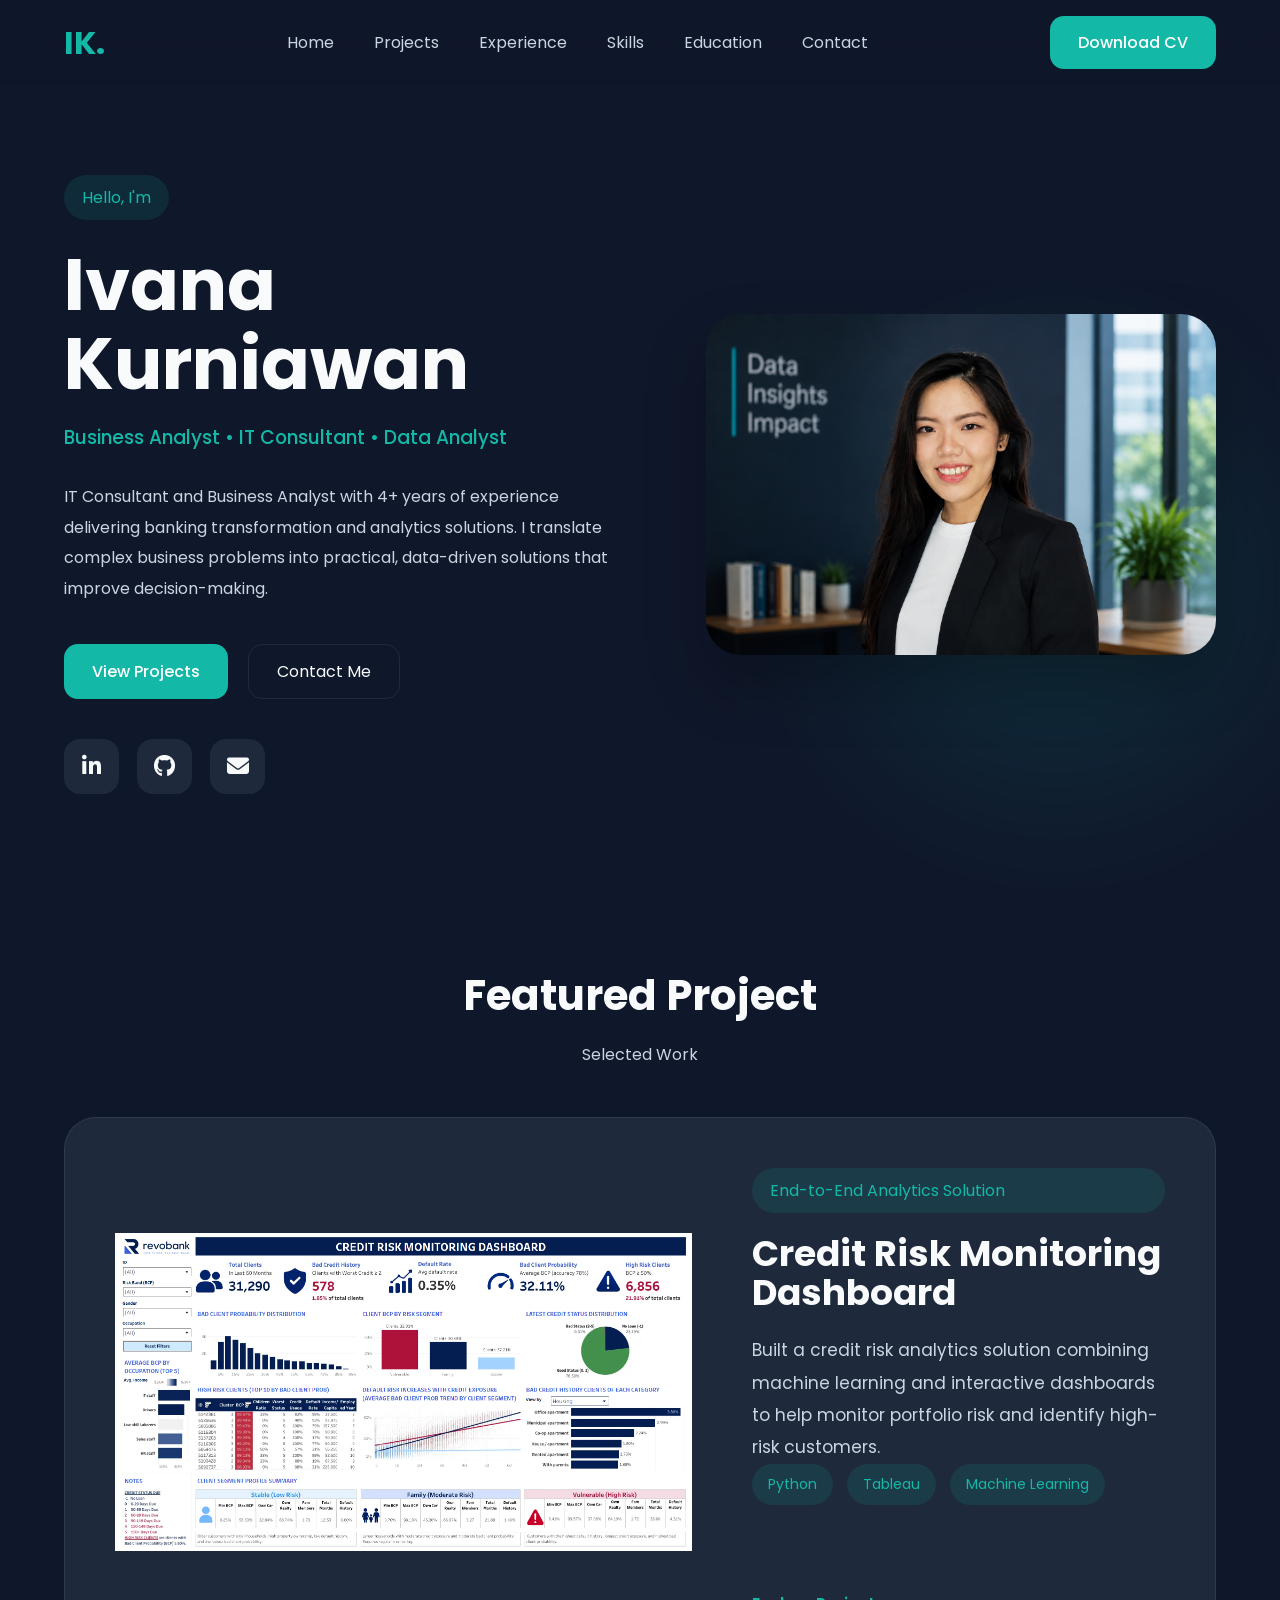
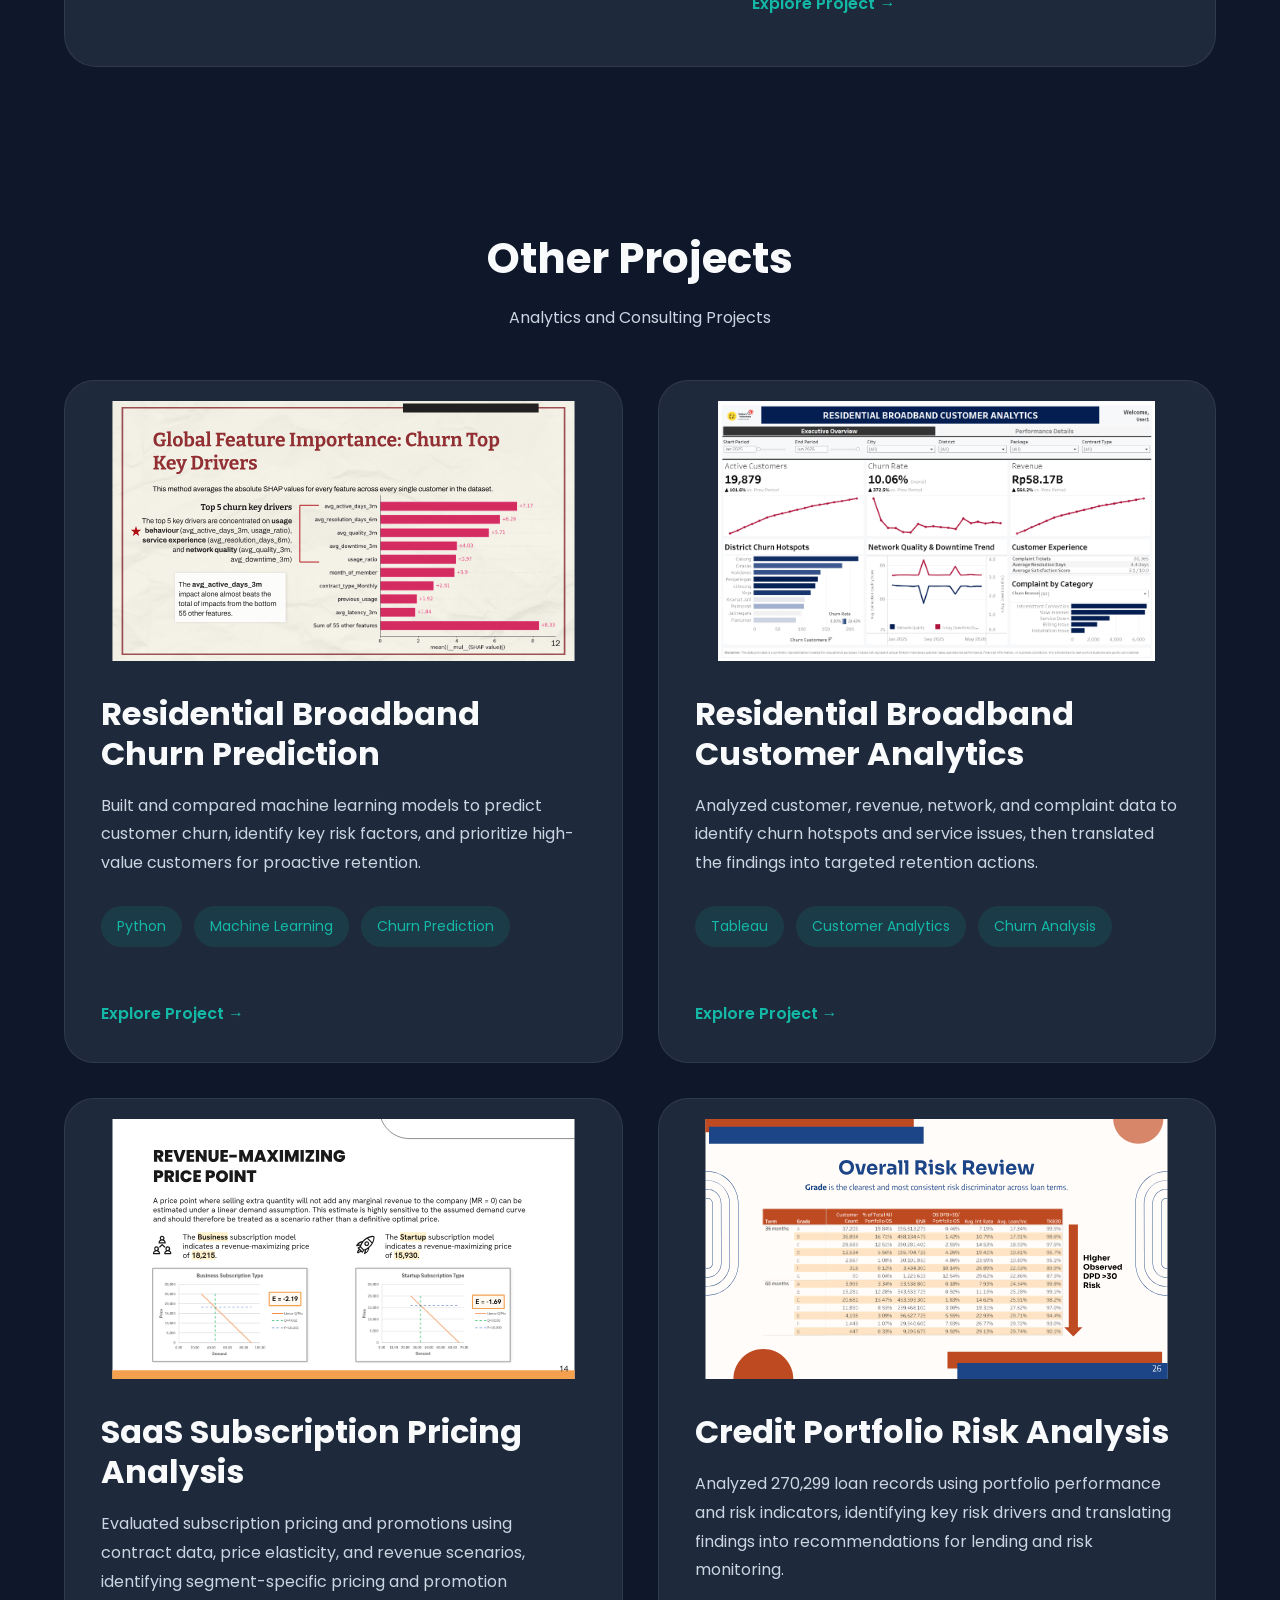
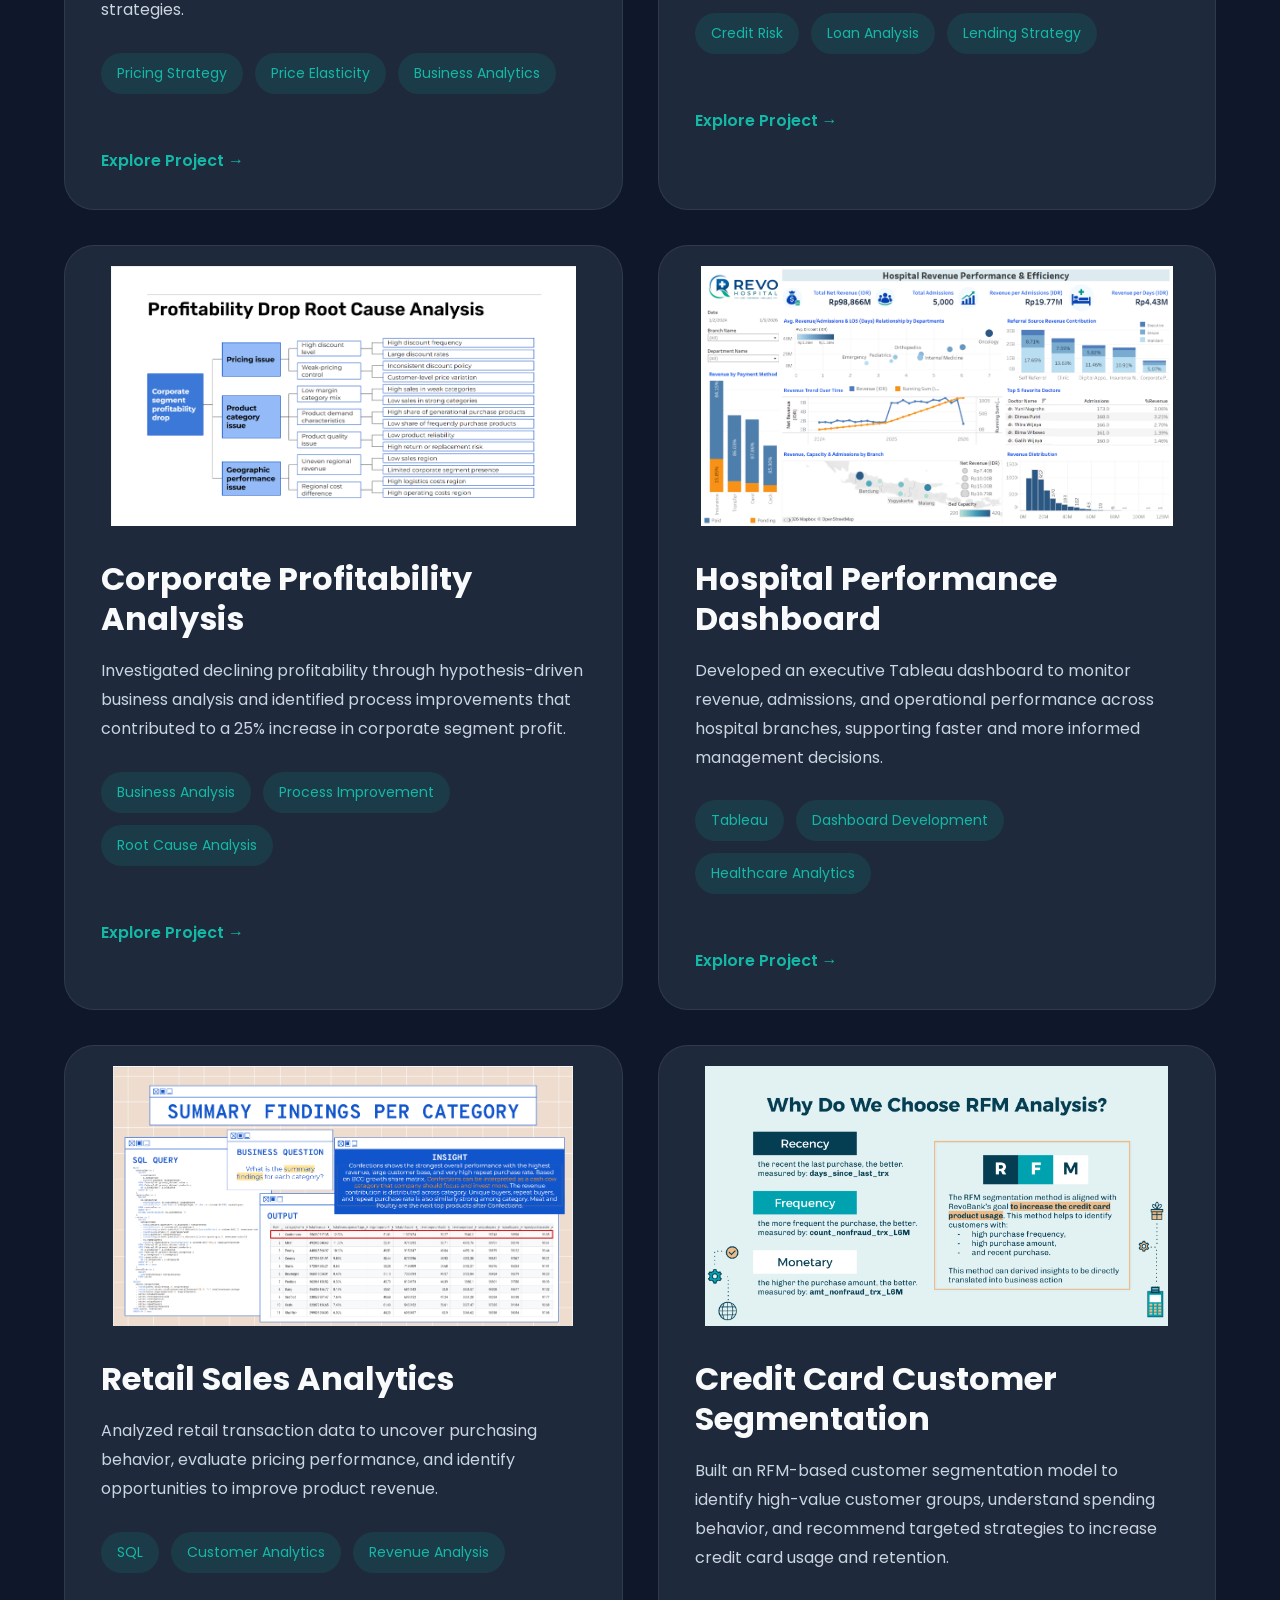
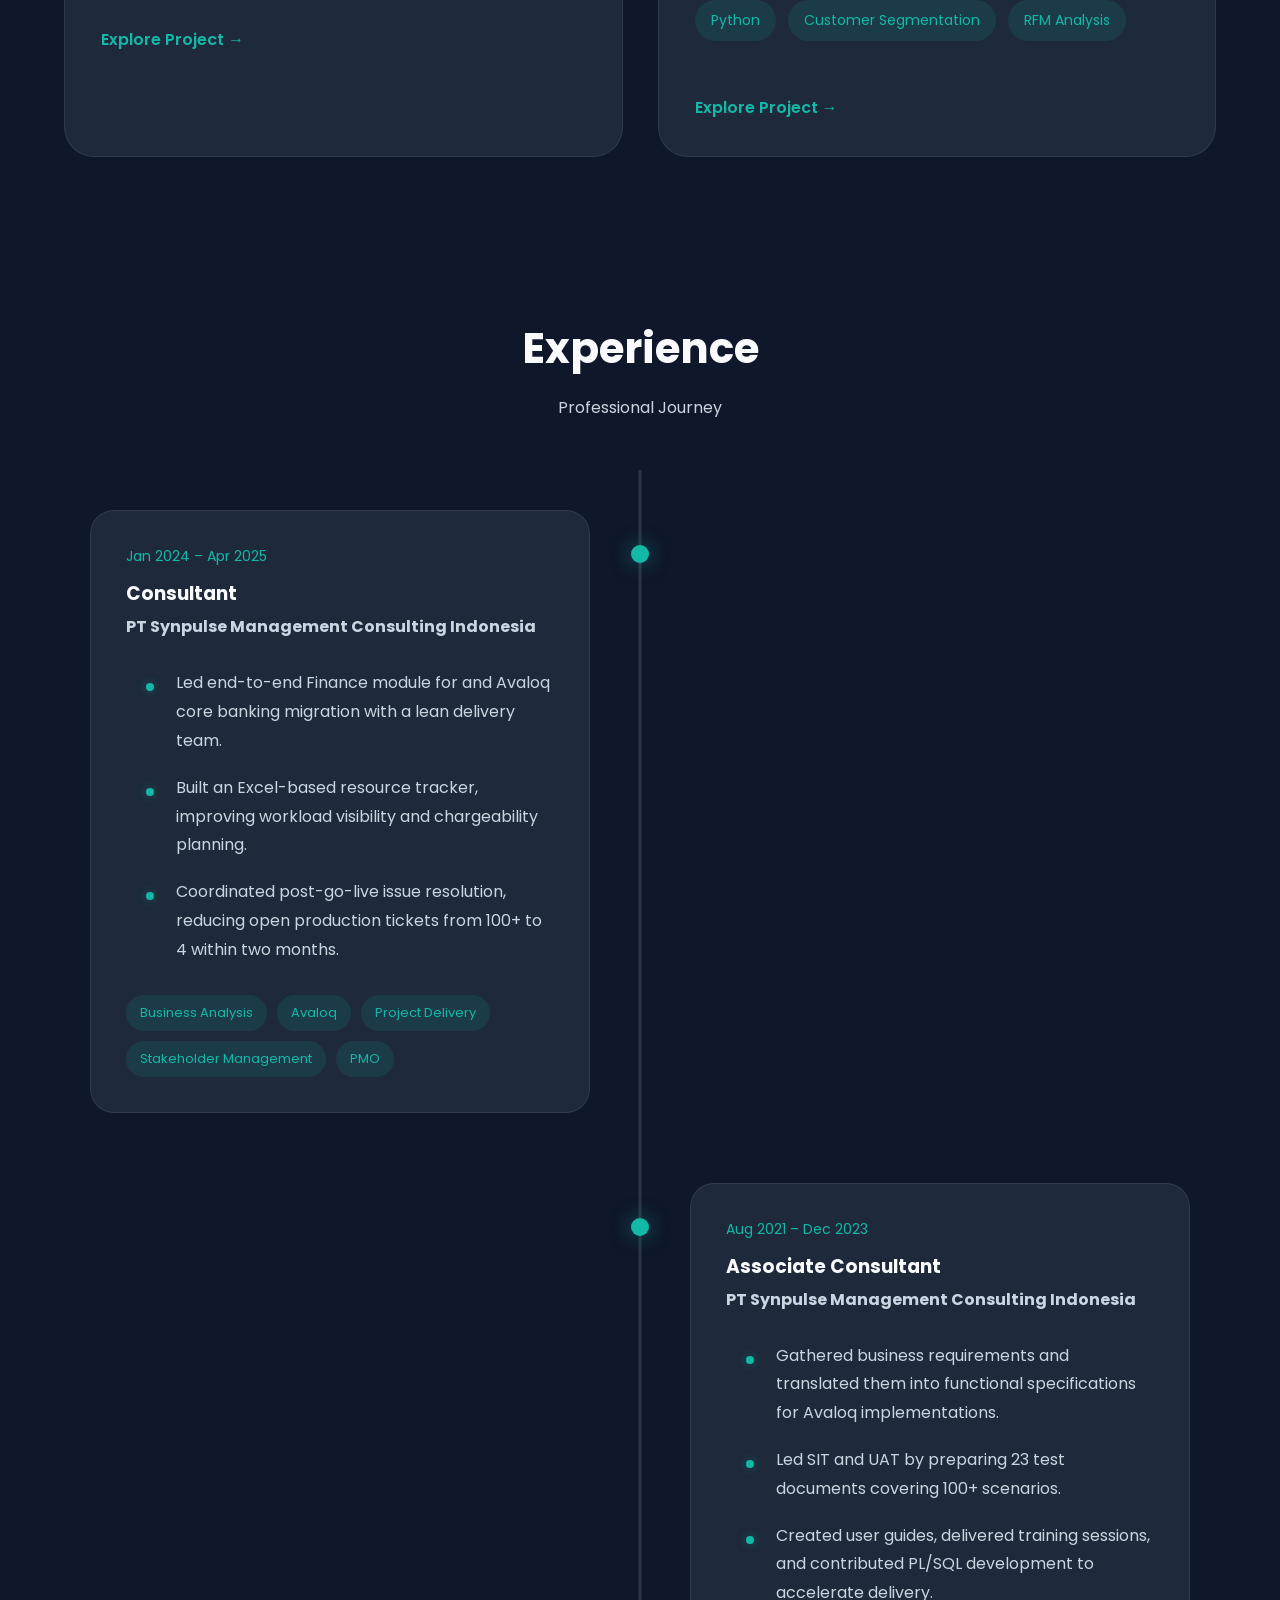
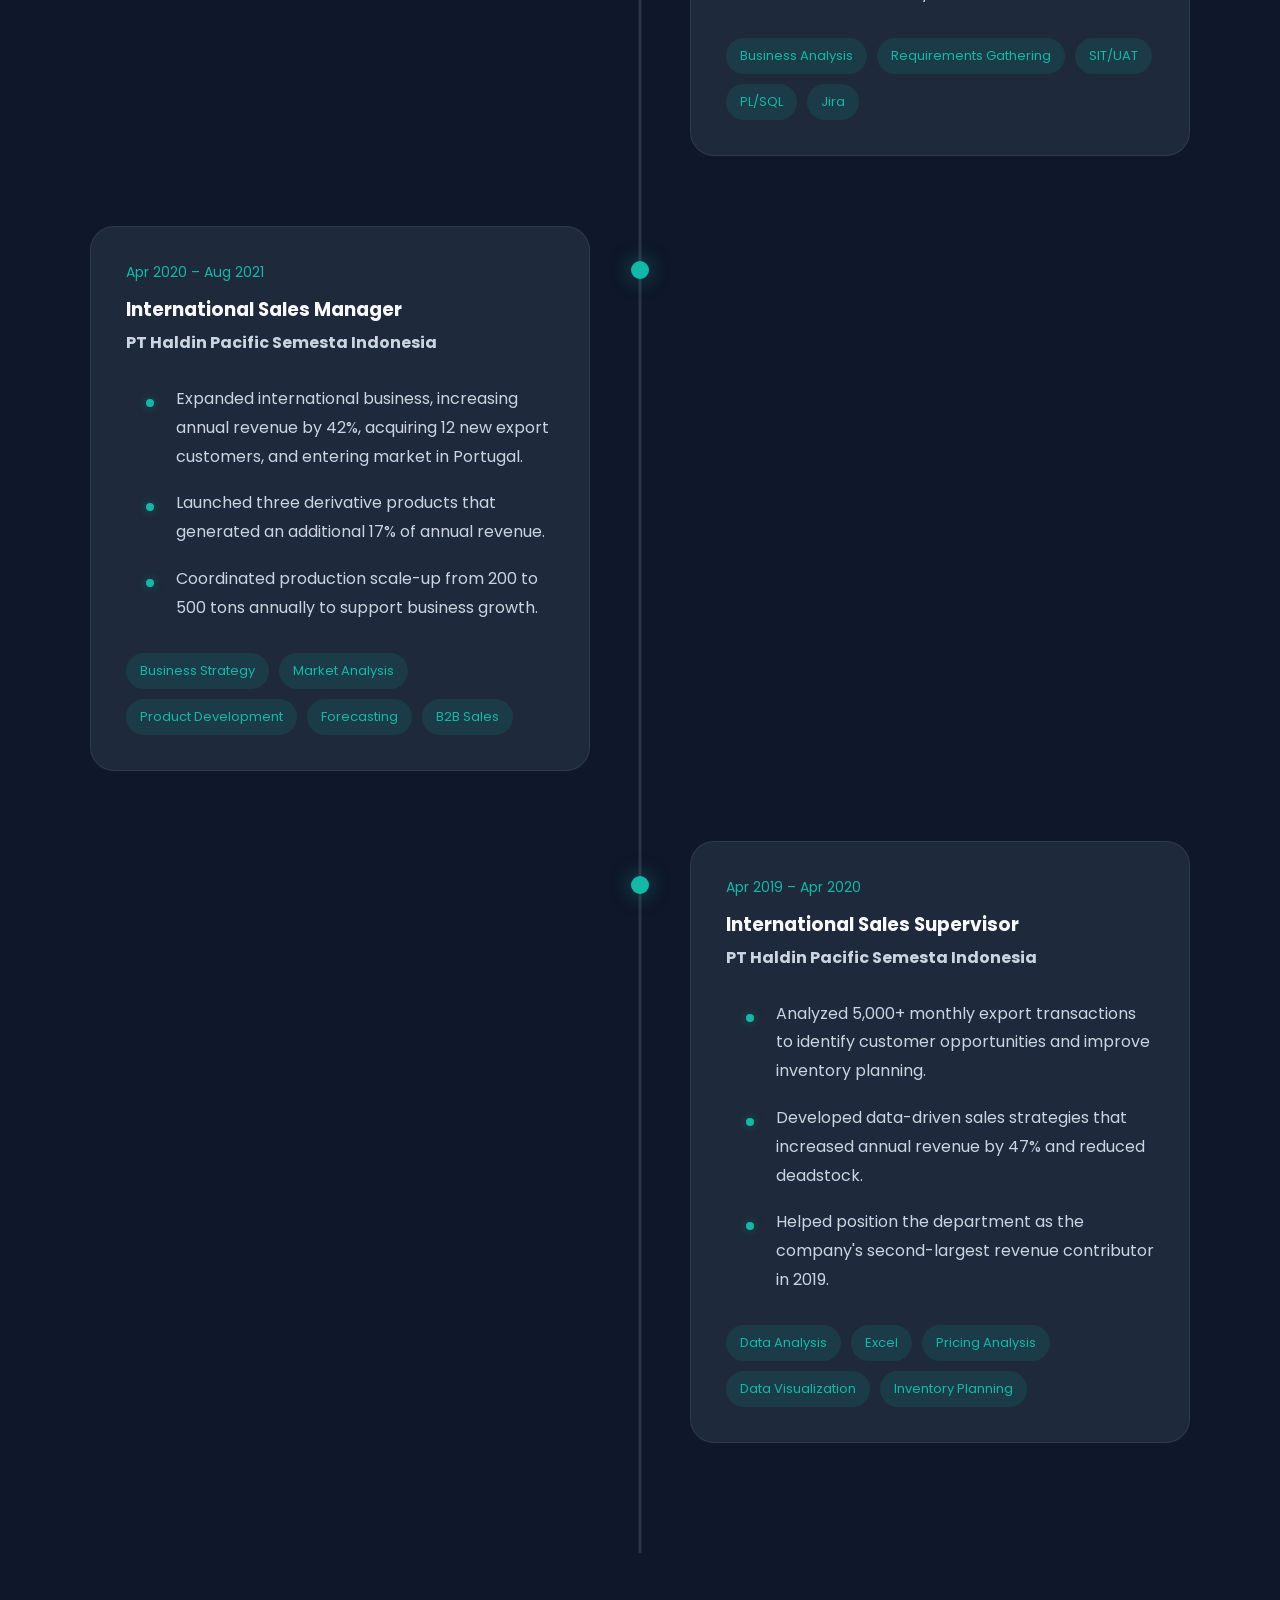
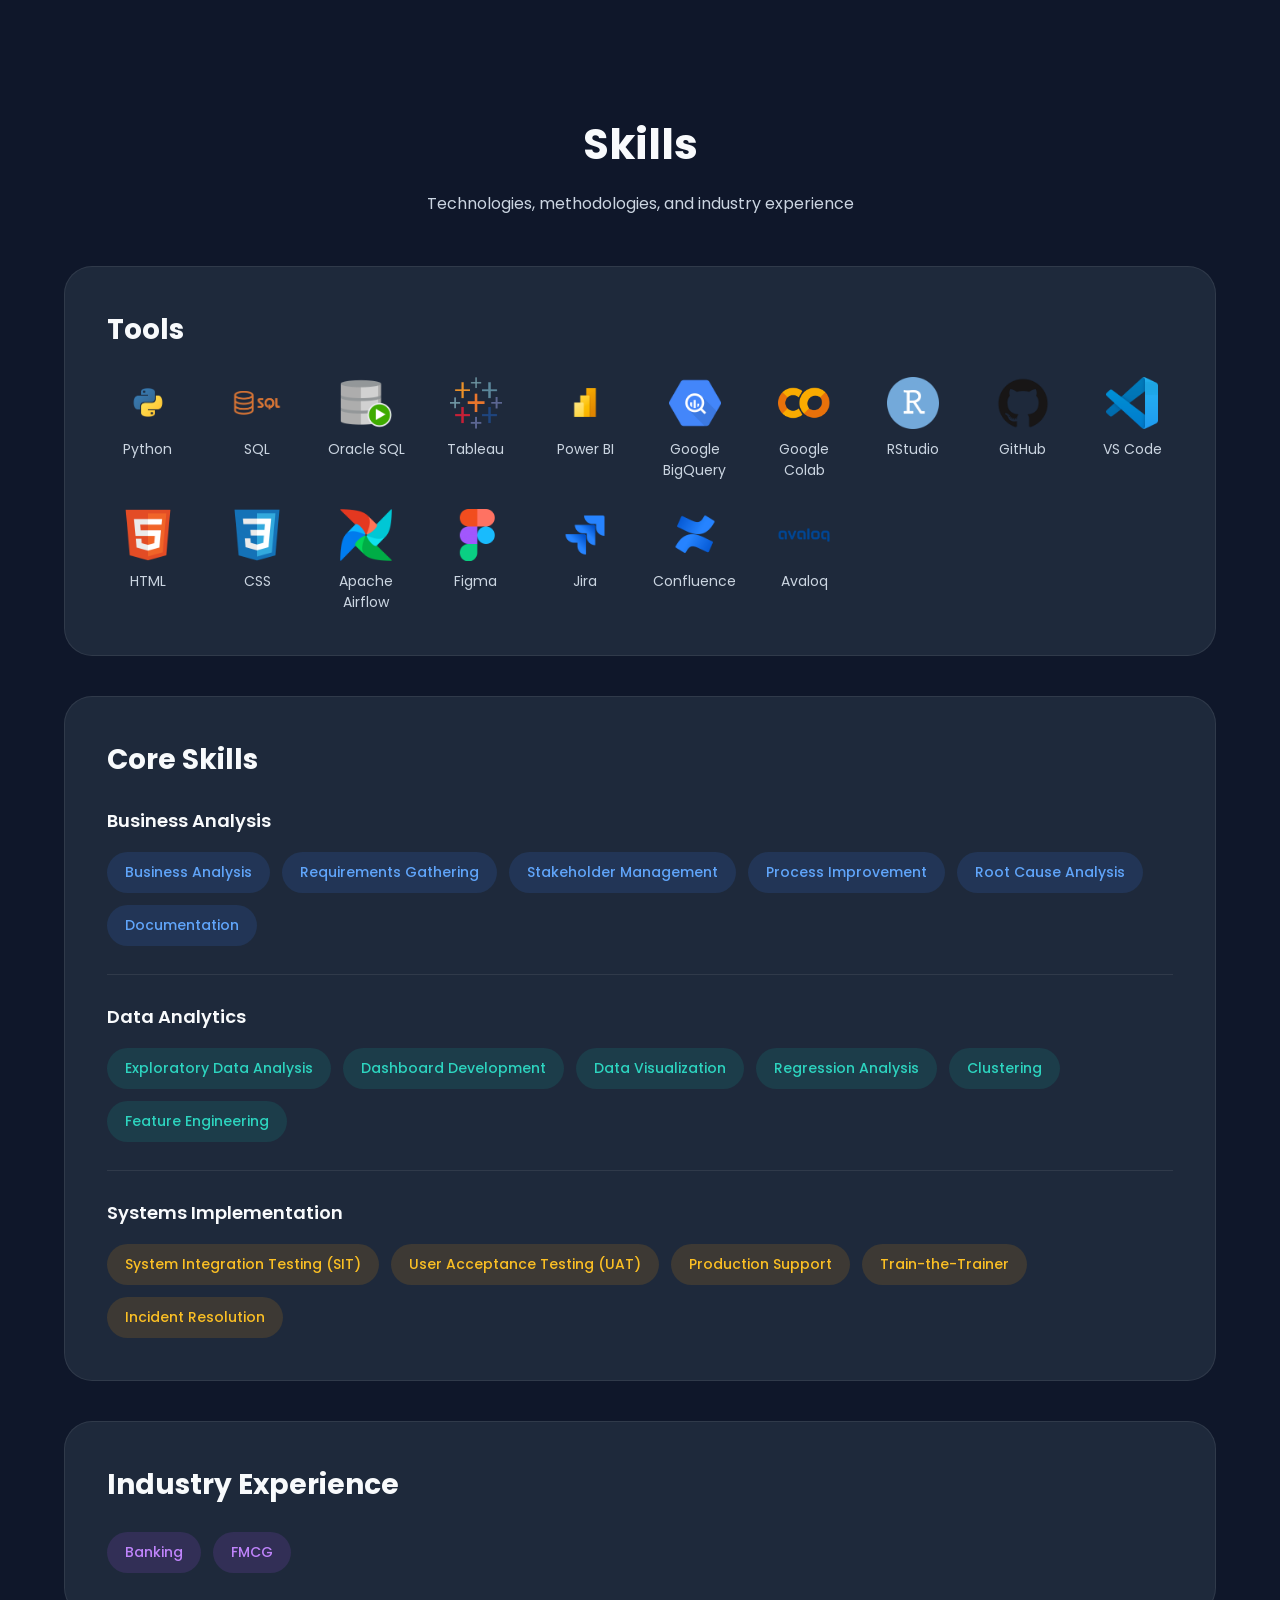
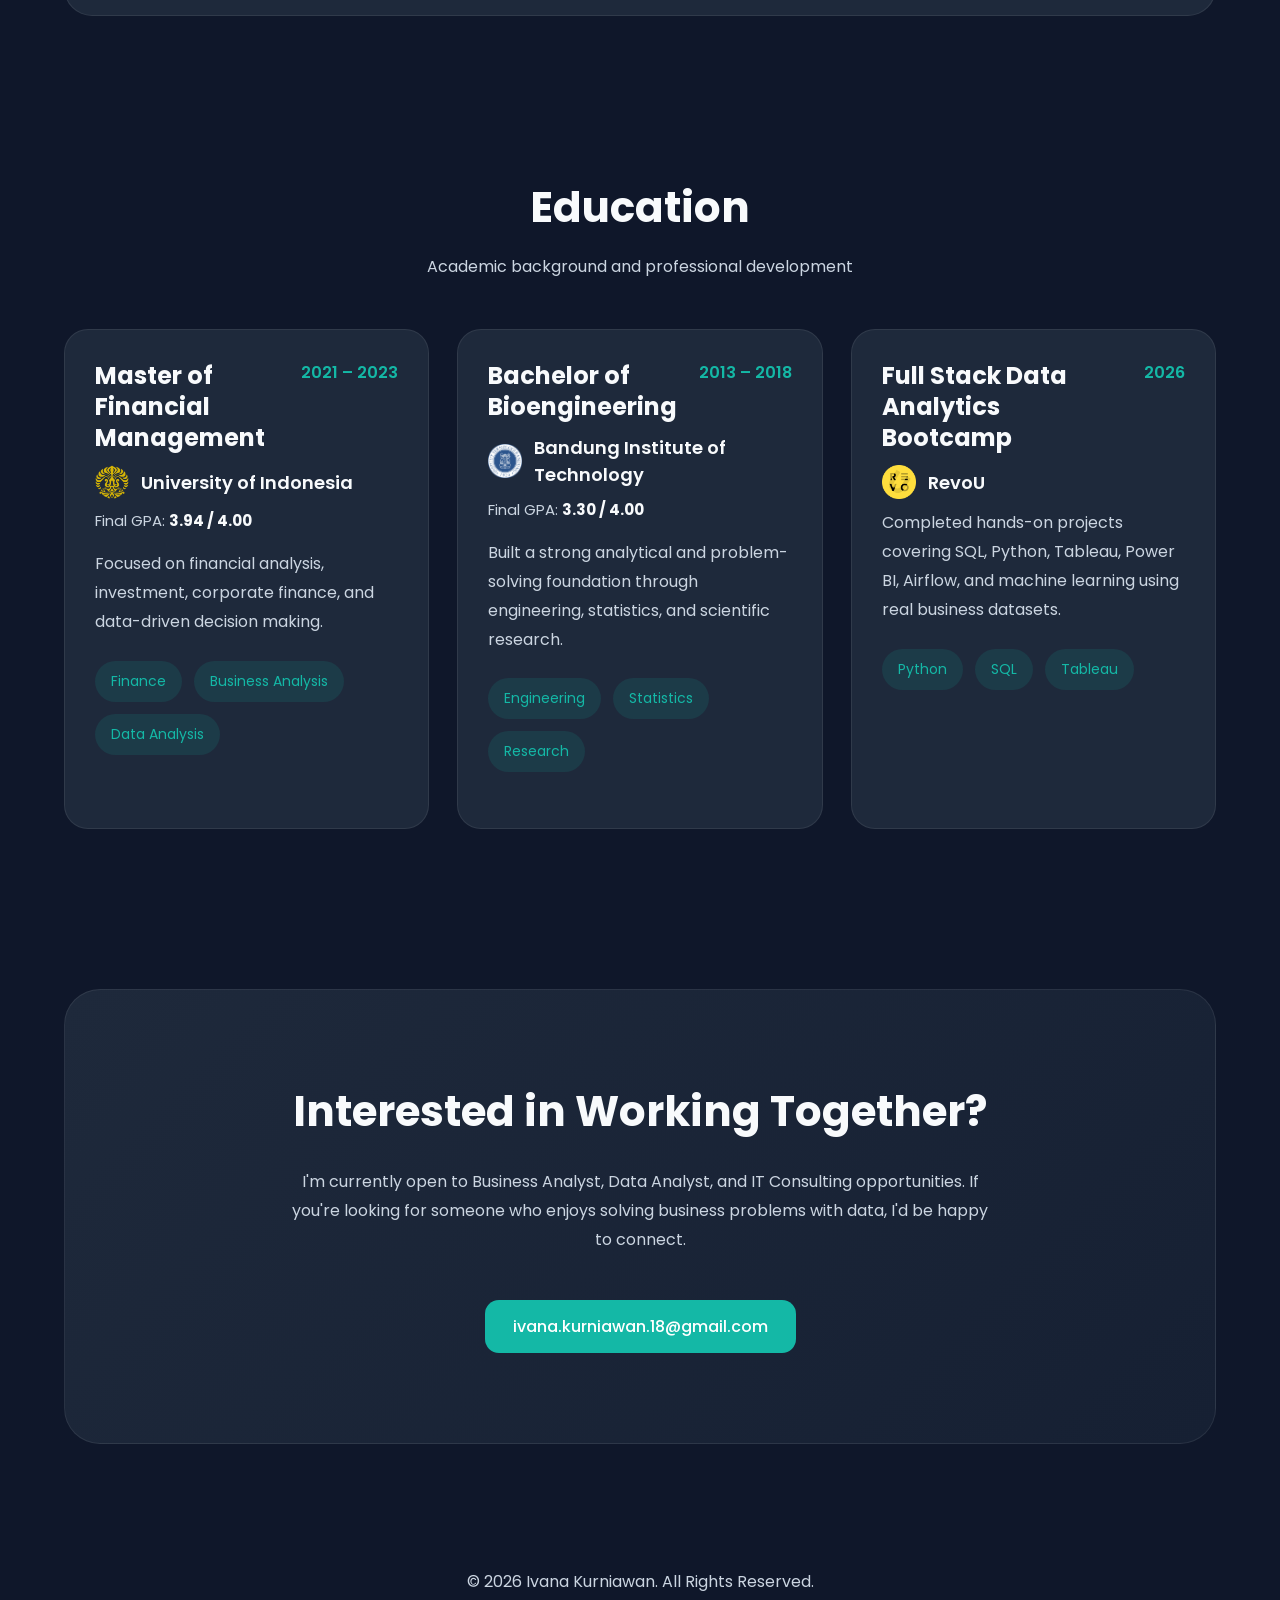
<file: index.html>
<!DOCTYPE html>
<html lang="en">

<head>
  <meta charset="UTF-8">
  <meta name="viewport" content="width=device-width, initial-scale=1.0">

  <meta name="robots" content="noimageindex, noindex, nofollow">

  <title>
    Ivana Kurniawan | Portfolio
  </title>

  <link rel="preconnect" href="https://fonts.googleapis.com">

  <link rel="preconnect" href="https://fonts.gstatic.com" crossorigin>

  <link href="https://fonts.googleapis.com/css2?family=Poppins:wght@300;400;500;600;700&display=swap" rel="stylesheet">

  <link rel="stylesheet" href="https://cdnjs.cloudflare.com/ajax/libs/font-awesome/6.5.2/css/all.min.css">

  <link rel="stylesheet" href="style.css">

</head>

<body>

  <!-- NAVBAR -->

  <nav>

    <div class="container nav-content">

      <a href="#home" class="logo">IK.</a>

      <ul class="nav-links">
        <li><a href="#home">Home</a></li>
        <li><a href="#featured-project">Projects</a></li>
        <li><a href="#experience">Experience</a></li>
        <li><a href="#skills">Skills</a></li>
        <li><a href="#education">Education</a></li>
        <li><a href="#contact">Contact</a></li>
      </ul>

      <a href="files/Ivana_Kurniawan_CV.pdf" class="btn-primary" target="_blank">

        Download CV

      </a>

    </div>

  </nav>

  <!-- HERO -->

  <section id="home" class="hero">

    <div class="container hero-grid">

      <div>

        <span class="hello">
          Hello, I'm
        </span>

        <h1>
          Ivana Kurniawan
        </h1>

        <h3>
          Business Analyst • IT Consultant •
          Data Analyst
        </h3>

        <p>
          IT Consultant and Business Analyst with 4+ years of experience delivering banking transformation and analytics
          solutions. I translate complex business problems into practical, data-driven solutions that improve
          decision-making.
        </p>

        <div class="hero-buttons">

          <a href="#featured-project" class="btn-primary">
            View Projects
          </a>

          <a href="#contact" class="btn-secondary">
            Contact Me
          </a>

        </div>

        <div class="socials">

          <a href="https://www.linkedin.com/in/ivanakurniawan18/" target="_blank" rel="noopener noreferrer">
            <i class="fab fa-linkedin-in"></i>
          </a>

          <a href="https://github.com/ivanava9" target="_blank" rel="noopener noreferrer">
            <i class="fab fa-github"></i>
          </a>

          <a href="mailto:ivana.kurniawan.18@gmail.com">
            <i class="fas fa-envelope"></i>
          </a>

        </div>

      </div>

      <div class="hero-image">
        <div class="blob"></div>
        <img src="assets/ivana-photo.png" alt="Ivana Kurniawan" draggable="false" oncontextmenu="return false;">
      </div>

    </div>

  </section>

  <!-- FEATURED PROJECT -->

  <section id="featured-project" class="section">

    <div class="container">

      <div class="section-title">
        <h2>Featured Project</h2>
        <p>Selected Work</p>
      </div>

      <a href="projects/credit-risk.html" class="featured-project-link">

        <div class="featured-project">

          <div class="featured-image">
            <img src="assets/credit-risk-dashboard.png" alt="Credit Risk Dashboard">
          </div>

          <div class="featured-content">

            <div class="featured-header">

              <span class="featured-label">
                End-to-End Analytics Solution
              </span>

              <h3>
                Credit Risk Monitoring Dashboard
              </h3>

              <p>
                Built a credit risk analytics solution combining machine learning and interactive dashboards to help
                monitor portfolio risk and identify high-risk customers.
              </p>

            </div>

            <div class="featured-footer">
              <div class="tags">
                <span>Python</span>
                <span>Tableau</span>
                <span>Machine Learning</span>
              </div>

              <div class="project-link">
                Explore Project →
              </div>

            </div>

          </div>

        </div>

      </a>

    </div>

  </section>

  <!-- PROJECTS -->

  <section id="projects" class="section">

    <div class="container">

      <div class="section-title">
        <h2>Other Projects</h2>
        <p>Analytics and Consulting Projects</p>
      </div>

      <div class="projects-grid">

        <a href="projects/churn-prediction.html" class="project-card">

          <img src="assets/churn-predict-SHAP-feature.svg" alt="Residential Broadband Churn Prediction">

          <div class="project-content">

            <h3>
              Residential Broadband Churn Prediction
            </h3>

            <p>
              Built and compared machine learning models to predict customer churn, identify key risk factors, and prioritize high-value customers for proactive retention.
            </p>

            <div class="tags">
              <span>Python</span>
              <span>Machine Learning</span>
              <span>Churn Prediction</span>
            </div>

            <div class="project-link">
              Explore Project →
            </div>

          </div>

        </a>

        <a href="projects/churn-cust-analytics.html" class="project-card">

          <img src="assets/Broadband-cust-analytics-dashboard.png" alt="Residential Broadband Customer Analytics">

          <div class="project-content">

            <h3>
              Residential Broadband Customer Analytics
            </h3>

            <p>
              Analyzed customer, revenue, network, and complaint data to identify churn hotspots and service issues, then translated the findings into targeted retention actions.
            </p>

            <div class="tags">
              <span>Tableau</span>
              <span>Customer Analytics</span>
              <span>Churn Analysis</span>
            </div>

            <div class="project-link">
              Explore Project →
            </div>

          </div>

        </a>
        
        <a href="projects/SaaS-pricing.html" class="project-card">

          <img src="assets/SaaS-pricing-max-price.svg" alt="SaaS Subscription Pricing Analysis">

          <div class="project-content">

            <h3>
              SaaS Subscription Pricing Analysis
            </h3>

            <p>
              Evaluated subscription pricing and promotions using contract data, price elasticity, and revenue
              scenarios, identifying segment-specific pricing and promotion strategies.
            </p>

            <div class="tags">
              <span>Pricing Strategy</span>
              <span>Price Elasticity</span>
              <span>Business Analytics</span>
            </div>

            <div class="project-link">
              Explore Project →
            </div>

          </div>

        </a>

        <a href="projects/credit-portfolio.html" class="project-card">

          <img src="assets/credit-portfolio-overall-risk.svg" alt="Credit Portfolio Risk Analysis">

          <div class="project-content">

            <h3>
              Credit Portfolio Risk Analysis
            </h3>

            <p>
              Analyzed 270,299 loan records using portfolio performance and risk indicators, identifying key risk
              drivers and translating findings into recommendations for lending and risk monitoring.
            </p>

            <div class="tags">
              <span>Credit Risk</span>
              <span>Loan Analysis</span>
              <span>Lending Strategy</span>
            </div>

            <div class="project-link">
              Explore Project →
            </div>

          </div>

        </a>

        <a href="projects/corporate-profitability.html" class="project-card">

          <img src="assets/corporate-profitability-issue-tree.png" alt="Corporate Profitability Analysis">

          <div class="project-content">

            <h3>
              Corporate Profitability Analysis
            </h3>

            <p>
              Investigated declining profitability through hypothesis-driven business analysis and identified process
              improvements that contributed to a 25% increase in corporate segment profit.
            </p>

            <div class="tags">
              <span>Business Analysis</span>
              <span>Process Improvement</span>
              <span>Root Cause Analysis</span>
            </div>

            <div class="project-link">
              Explore Project →
            </div>

          </div>

        </a>

        <a href="projects/hospital-performance.html" class="project-card">

          <img src="assets/hospital-performance-dashboard.png">

          <div class="project-content">

            <h3>
              Hospital Performance Dashboard
            </h3>

            <p>
              Developed an executive Tableau dashboard to monitor revenue, admissions, and operational performance
              across hospital branches, supporting faster and more informed management decisions.

            </p>

            <div class="tags">
              <span>Tableau</span>
              <span>Dashboard Development</span>
              <span>Healthcare Analytics</span>
            </div>

            <div class="project-link">
              Explore Project →
            </div>

          </div>

        </a>

        <a href="projects/retail-analysis.html" class="project-card">

          <img src="assets/retail-analysis-category.png">

          <div class="project-content">

            <h3>
              Retail Sales Analytics
            </h3>

            <p>
              Analyzed retail transaction data to uncover purchasing behavior, evaluate pricing performance, and
              identify opportunities to improve product revenue.
            </p>

            <div class="tags">
              <span>SQL</span>
              <span>Customer Analytics</span>
              <span>Revenue Analysis</span>
            </div>

            <div class="project-link">
              Explore Project →
            </div>

          </div>

        </a>

        <a href="projects/cust-segmentation.html" class="project-card">

          <img src="assets/cust-segmentation-rfm.png">

          <div class="project-content">

            <h3>
              Credit Card Customer Segmentation
            </h3>

            <p>
              Built an RFM-based customer segmentation model to identify high-value customer groups, understand spending
              behavior, and recommend targeted strategies to increase credit card usage and retention.
            </p>

            <div class="tags">
              <span>Python</span>
              <span>Customer Segmentation</span>
              <span>RFM Analysis</span>
            </div>

            <div class="project-link">
              Explore Project →
            </div>

          </div>

        </a>

      </div>

    </div>

  </section>

  <!-- EXPERIENCE -->

  <section id="experience" class="section">

    <div class="reveal">

      <div class="section-title">

        <h2>
          Experience
        </h2>

        <p>
          Professional Journey
        </p>

      </div>

      <div class="timeline">

        <div class="timeline-item left">
          <div class="timeline-dot"></div>

          <div class="timeline-card">

            <div class="timeline-date">
              Jan 2024 – Apr 2025
            </div>

            <h3>Consultant</h3>

            <h4>
              PT Synpulse Management Consulting Indonesia
            </h4>

            <ul class="exp-list">
              <li>
                Led end-to-end Finance module for and Avaloq core banking migration with a lean delivery team.
              </li>

              <li>
                Built an Excel-based resource tracker, improving workload visibility and chargeability planning.
              </li>

              <li>
                Coordinated post-go-live issue resolution, reducing open production tickets from 100+ to 4 within two
                months.
              </li>
            </ul>

            <div class="exp-tags">
              <span>Business Analysis</span>
              <span>Avaloq</span>
              <span>Project Delivery</span>
              <span>Stakeholder Management</span>
              <span>PMO</span>
            </div>

          </div>
        </div>

        <div class="timeline-item right">
          <div class="timeline-dot"></div>

          <div class="timeline-card">

            <div class="timeline-date">
              Aug 2021 – Dec 2023
            </div>

            <h3>Associate Consultant</h3>

            <h4>
              PT Synpulse Management Consulting Indonesia
            </h4>

            <ul class="exp-list">
              <li>
                Gathered business requirements and translated them into functional specifications for Avaloq
                implementations.
              </li>

              <li>
                Led SIT and UAT by preparing 23 test documents covering 100+ scenarios.
              </li>

              <li>
                Created user guides, delivered training sessions, and contributed PL/SQL development to accelerate
                delivery.
              </li>
            </ul>

            <div class="exp-tags">
              <span>Business Analysis</span>
              <span>Requirements Gathering</span>
              <span>SIT/UAT</span>
              <span>PL/SQL</span>
              <span>Jira</span>
            </div>

          </div>
        </div>

        <div class="timeline-item left">
          <div class="timeline-dot"></div>

          <div class="timeline-card">

            <div class="timeline-date">
              Apr 2020 – Aug 2021
            </div>

            <h3>International Sales Manager</h3>

            <h4>
              PT Haldin Pacific Semesta Indonesia
            </h4>

            <ul class="exp-list">
              <li>
                Expanded international business, increasing annual revenue by 42%, acquiring 12 new export customers,
                and entering market in Portugal.
              </li>

              <li>
                Launched three derivative products that generated an additional 17% of annual revenue.
              </li>

              <li>
                Coordinated production scale-up from 200 to 500 tons annually to support business growth.
              </li>
            </ul>

            <div class="exp-tags">
              <span>Business Strategy</span>
              <span>Market Analysis</span>
              <span>Product Development</span>
              <span>Forecasting</span>
              <span>B2B Sales</span>
            </div>

          </div>
        </div>

        <div class="timeline-item right">
          <div class="timeline-dot"></div>

          <div class="timeline-card">

            <div class="timeline-date">
              Apr 2019 – Apr 2020
            </div>

            <h3>International Sales Supervisor</h3>

            <h4>
              PT Haldin Pacific Semesta Indonesia
            </h4>

            <ul class="exp-list">
              <li>
                Analyzed 5,000+ monthly export transactions to identify customer opportunities and improve inventory
                planning.
              </li>

              <li>
                Developed data-driven sales strategies that increased annual revenue by 47% and reduced deadstock.
              </li>

              <li>
                Helped position the department as the company's second-largest revenue contributor in 2019.
              </li>
            </ul>

            <div class="exp-tags">
              <span>Data Analysis</span>
              <span>Excel</span>
              <span>Pricing Analysis</span>
              <span>Data Visualization</span>
              <span>Inventory Planning</span>
            </div>

          </div>

        </div>

      </div>

  </section>

  <!-- SKILLS -->

  <section id="skills" class="section">

    <div class="container">

      <div class="section-title">
        <h2>Skills</h2>
        <p>Technologies, methodologies, and industry experience</p>
      </div>

      <div class="skills-layout">

        <!-- ================= TOOLS ================= -->

        <div class="skill-card">

          <h3>Tools</h3>

          <div class="skills-tools-grid">

            <div class="tool-item">
              <img src="assets/icon_python.png" alt="Python">
              <span>Python</span>
            </div>

            <div class="tool-item">
              <img src="assets/icon_sql.png" alt="SQL">
              <span>SQL</span>
            </div>

            <div class="tool-item">
              <img src="assets/icon_oraclesql.png" alt="Oracle SQL">
              <span>Oracle SQL</span>
            </div>

            <div class="tool-item">
              <img src="assets/icon_tableau.png" alt="Tableau">
              <span>Tableau</span>
            </div>

            <div class="tool-item">
              <img src="assets/icon_powerbi.png" alt="Power BI">
              <span>Power BI</span>
            </div>

            <div class="tool-item">
              <img src="assets/icon_googlebigquery.png" alt="BigQuery">
              <span>Google BigQuery</span>
            </div>

            <div class="tool-item">
              <img src="assets/icon_googlecolab.png" alt="Google Colab">
              <span>Google Colab</span>
            </div>

            <div class="tool-item">
              <img src="assets/icon_rstudio.png" alt="RStudio">
              <span>RStudio</span>
            </div>

            <div class="tool-item">
              <img src="assets/icon_github.png" alt="GitHub">
              <span>GitHub</span>
            </div>

            <div class="tool-item">
              <img src="assets/icon_vscode.png" alt="VS Code">
              <span>VS Code</span>
            </div>

            <div class="tool-item">
              <img src="assets/icon_html.png" alt="HTML">
              <span>HTML</span>
            </div>

            <div class="tool-item">
              <img src="assets/icon_css.png" alt="CSS">
              <span>CSS</span>
            </div>

            <div class="tool-item">
              <img src="assets/icon_airflow.png" alt="Airflow">
              <span>Apache Airflow</span>
            </div>

            <div class="tool-item">
              <img src="assets/icon_figma.png" alt="Figma">
              <span>Figma</span>
            </div>

            <div class="tool-item">
              <img src="assets/icon_jira.png" alt="Jira">
              <span>Jira</span>
            </div>

            <div class="tool-item">
              <img src="assets/icon_confluence.png" alt="Confluence">
              <span>Confluence</span>
            </div>

            <div class="tool-item">
              <img src="assets/icon_avaloq.png" alt="Avaloq">
              <span>Avaloq</span>
            </div>

          </div>

        </div>

        <!-- ================= CORE SKILLS ================= -->

        <div class="skill-card">

          <h3>Core Skills</h3>

          <h4>Business Analysis</h4>
          <div class="skill-pills business">
            <span>Business Analysis</span>
            <span>Requirements Gathering</span>
            <span>Stakeholder Management</span>
            <span>Process Improvement</span>
            <span>Root Cause Analysis</span>
            <span>Documentation</span>
          </div>

          <hr class="skill-divider">

          <h4>Data Analytics</h4>
          <div class="skill-pills analytics">
            <span>Exploratory Data Analysis</span>
            <span>Dashboard Development</span>
            <span>Data Visualization</span>
            <span>Regression Analysis</span>
            <span>Clustering</span>
            <span>Feature Engineering</span>
          </div>

          <hr class="skill-divider">

          <h4>Systems Implementation</h4>
          <div class="skill-pills systems">
            <span>System Integration Testing (SIT)</span>
            <span>User Acceptance Testing (UAT)</span>
            <span>Production Support</span>
            <span>Train-the-Trainer</span>
            <span>Incident Resolution</span>
          </div>

        </div>

        <!-- ================= INDUSTRY ================= -->

        <div class="skill-card">

          <h3>Industry Experience</h3>

          <div class="skill-pills industry">
            <span>Banking</span>
            <span>FMCG</span>
          </div>

        </div>

      </div>

    </div>

  </section>

  <!-- EDUCATION -->

  <section id="education" class="section">

    <div class="container">

      <div class="section-title">
        <h2>Education</h2>
        <p>Academic background and professional development</p>
      </div>

      <div class="education-grid">

        <!-- Master -->

        <div class="education-card">

          <div class="education-header">
            <h3>Master of Financial Management</h3>
            <span>2021 – 2023</span>
          </div>

          <div class="education-school">
            <img src="assets/logo_ui.png" alt="University of Indonesia">
            <span>University of Indonesia</span>
          </div>

          <div class="education-gpa">
            Final GPA: <strong>3.94 / 4.00</strong>
          </div>

          <p>
            Focused on financial analysis, investment, corporate finance, and
            data-driven decision making.
          </p>

          <div class="tags">
            <span>Finance</span>
            <span>Business Analysis</span>
            <span>Data Analysis</span>
          </div>

        </div>

        <!-- Bachelor -->

        <div class="education-card">

          <div class="education-header">
            <h3>Bachelor of Bioengineering</h3>
            <span>2013 – 2018</span>
          </div>

          <div class="education-school">
            <img src="assets/logo_itb.png" alt="Bandung Institute of Technology">
            <span>Bandung Institute of Technology</span>
          </div>

          <div class="education-gpa">
            Final GPA: <strong>3.30 / 4.00</strong>
          </div>

          <p>
            Built a strong analytical and problem-solving foundation through engineering,
            statistics, and scientific research.
          </p>

          <div class="tags">
            <span>Engineering</span>
            <span>Statistics</span>
            <span>Research</span>
          </div>

        </div>

        <!-- Bootcamp -->

        <div class="education-card">

          <div class="education-header">
            <h3>Full Stack Data Analytics Bootcamp</h3>
            <span>2026</span>
          </div>

          <div class="education-school">
            <img src="assets/logo_revou.png" alt="RevoU">
            <span>RevoU</span>
          </div>

          <p>
            Completed hands-on projects covering SQL, Python, Tableau, Power BI,
            Airflow, and machine learning using real business datasets.
          </p>

          <div class="tags">
            <span>Python</span>
            <span>SQL</span>
            <span>Tableau</span>
          </div>

        </div>

      </div>

    </div>

  </section>

  <!-- CONTACT -->

  <section id="contact" class="section">

    <div class="container">

      <div class="contact-card">

        <h2>
          Interested in Working Together?
        </h2>

        <p>
          I'm currently open to Business Analyst, Data Analyst, and IT Consulting opportunities. If you're looking for
          someone who enjoys solving business problems with data, I'd be happy to connect.
        </p>

        <a href="mailto:ivana.kurniawan.18@gmail.com" class="btn-primary">

          ivana.kurniawan.18@gmail.com

        </a>

      </div>

    </div>

  </section>

  <footer>

    © 2026 Ivana Kurniawan.
    All Rights Reserved.

  </footer>

  <script src="script.js"></script>

</body>

</html>
</file>
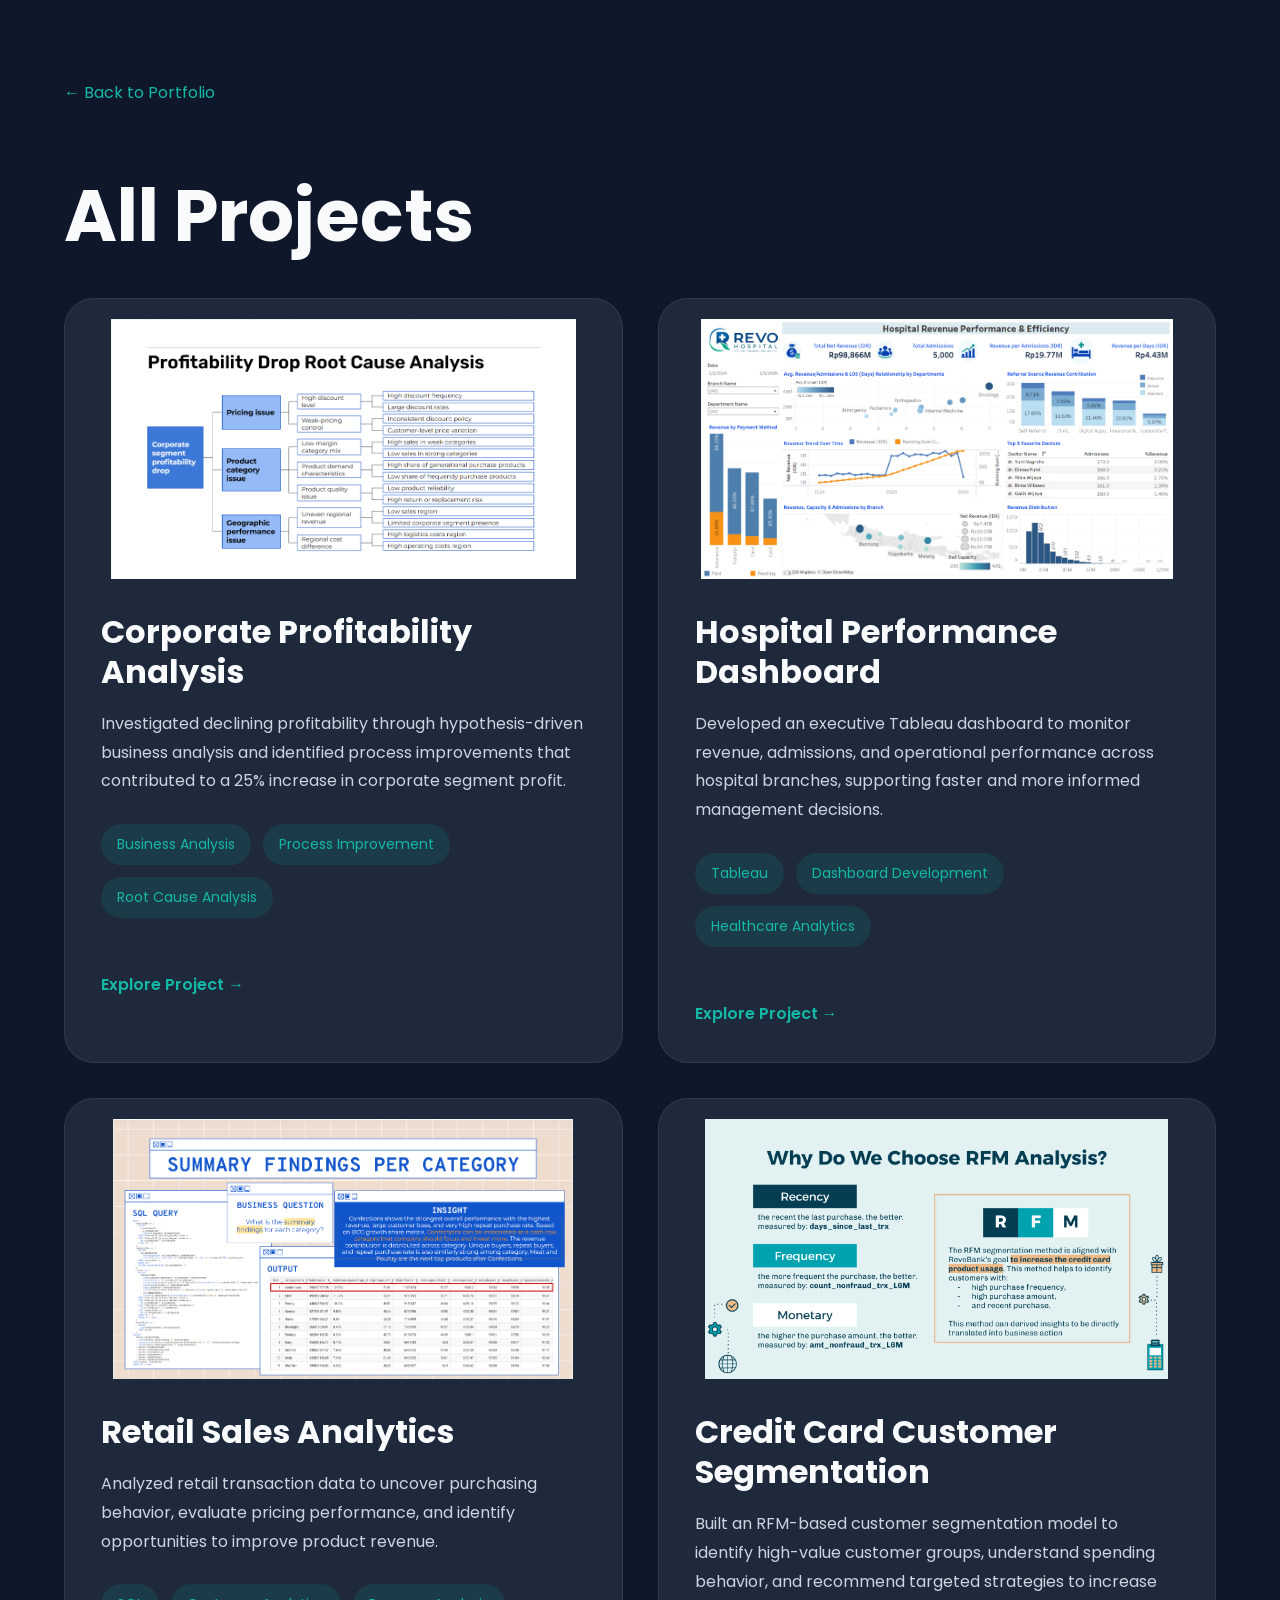
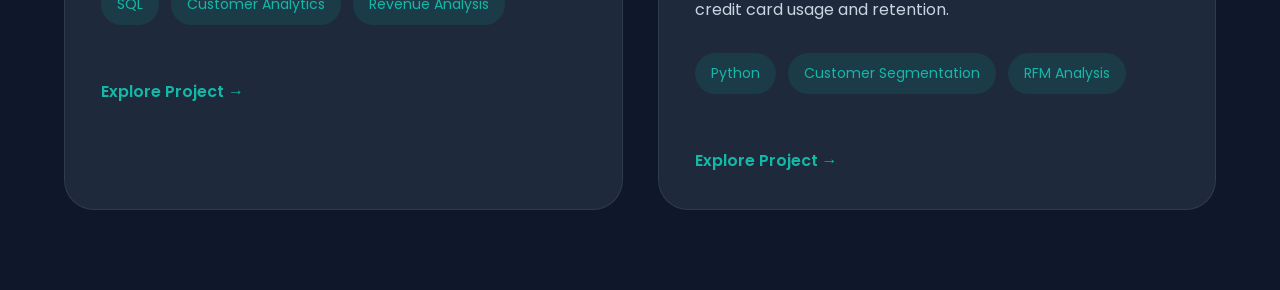
<file: projects.html>
<!DOCTYPE html>
<html lang="en">

<head>
    <meta charset="UTF-8">
    <meta name="viewport" content="width=device-width, initial-scale=1.0">

    <title>
        All Projects
    </title>

    <link rel="preconnect" href="https://fonts.googleapis.com">

    <link rel="preconnect" href="https://fonts.gstatic.com" crossorigin>

    <link href="https://fonts.googleapis.com/css2?family=Poppins:wght@300;400;500;600;700&display=swap"
        rel="stylesheet">

    <link rel="stylesheet" href="../style.css">

</head>

<body>

    <section class="section">

        <div class="container">

            <!-- BACK BUTTON -->

            <a href="../index.html#projects" class="back-link">
                ← Back to Portfolio
            </a>

            <div class="project-title">
                <h1>All Projects</h1>
            </div>

            <div class="projects-grid">

                <a href="projects/corporate-profitability.html" class="project-card">

                    <img src="assets/corporate-profitability-issue-tree.png" alt="Corporate Profitability Analysis">

                    <div class="project-content">

                        <h3>
                            Corporate Profitability Analysis
                        </h3>

                        <p>
                            Investigated declining profitability through hypothesis-driven business analysis and
                            identified process improvements that contributed to a 25% increase in corporate segment
                            profit.
                        </p>

                        <div class="tags">
                            <span>Business Analysis</span>
                            <span>Process Improvement</span>
                            <span>Root Cause Analysis</span>
                        </div>

                        <div class="project-link">
                            Explore Project →
                        </div>

                    </div>

                </a>

                <a href="projects/hospital-performance.html" class="project-card">

                    <img src="assets/hospital-performance-dashboard.png">

                    <div class="project-content">

                        <h3>
                            Hospital Performance Dashboard
                        </h3>

                        <p>
                            Developed an executive Tableau dashboard to monitor revenue, admissions, and operational
                            performance across hospital branches, supporting faster and more informed management
                            decisions.

                        </p>

                        <div class="tags">
                            <span>Tableau</span>
                            <span>Dashboard Development</span>
                            <span>Healthcare Analytics</span>
                        </div>

                        <div class="project-link">
                            Explore Project →
                        </div>

                    </div>

                </a>

                <a href="projects/retail-analysis.html" class="project-card">

                    <img src="assets/retail-analysis-category.png">

                    <div class="project-content">

                        <h3>
                            Retail Sales Analytics
                        </h3>

                        <p>
                            Analyzed retail transaction data to uncover purchasing behavior, evaluate pricing
                            performance, and identify opportunities to improve product revenue.
                        </p>

                        <div class="tags">
                            <span>SQL</span>
                            <span>Customer Analytics</span>
                            <span>Revenue Analysis</span>
                        </div>

                        <div class="project-link">
                            Explore Project →
                        </div>

                    </div>

                </a>

                <a href="projects/cust-segmentation.html" class="project-card">

                    <img src="assets/cust-segmentation-rfm.png">

                    <div class="project-content">

                        <h3>
                            Credit Card Customer Segmentation
                        </h3>

                        <p>
                            Built an RFM-based customer segmentation model to identify high-value customer groups,
                            understand spending behavior, and recommend targeted strategies to increase credit card
                            usage and retention.
                        </p>

                        <div class="tags">
                            <span>Python</span>
                            <span>Customer Segmentation</span>
                            <span>RFM Analysis</span>
                        </div>

                        <div class="project-link">
                            Explore Project →
                        </div>

                    </div>

                </a>

            </div>

        </div>

    </section>

</body>

</html>
</file>
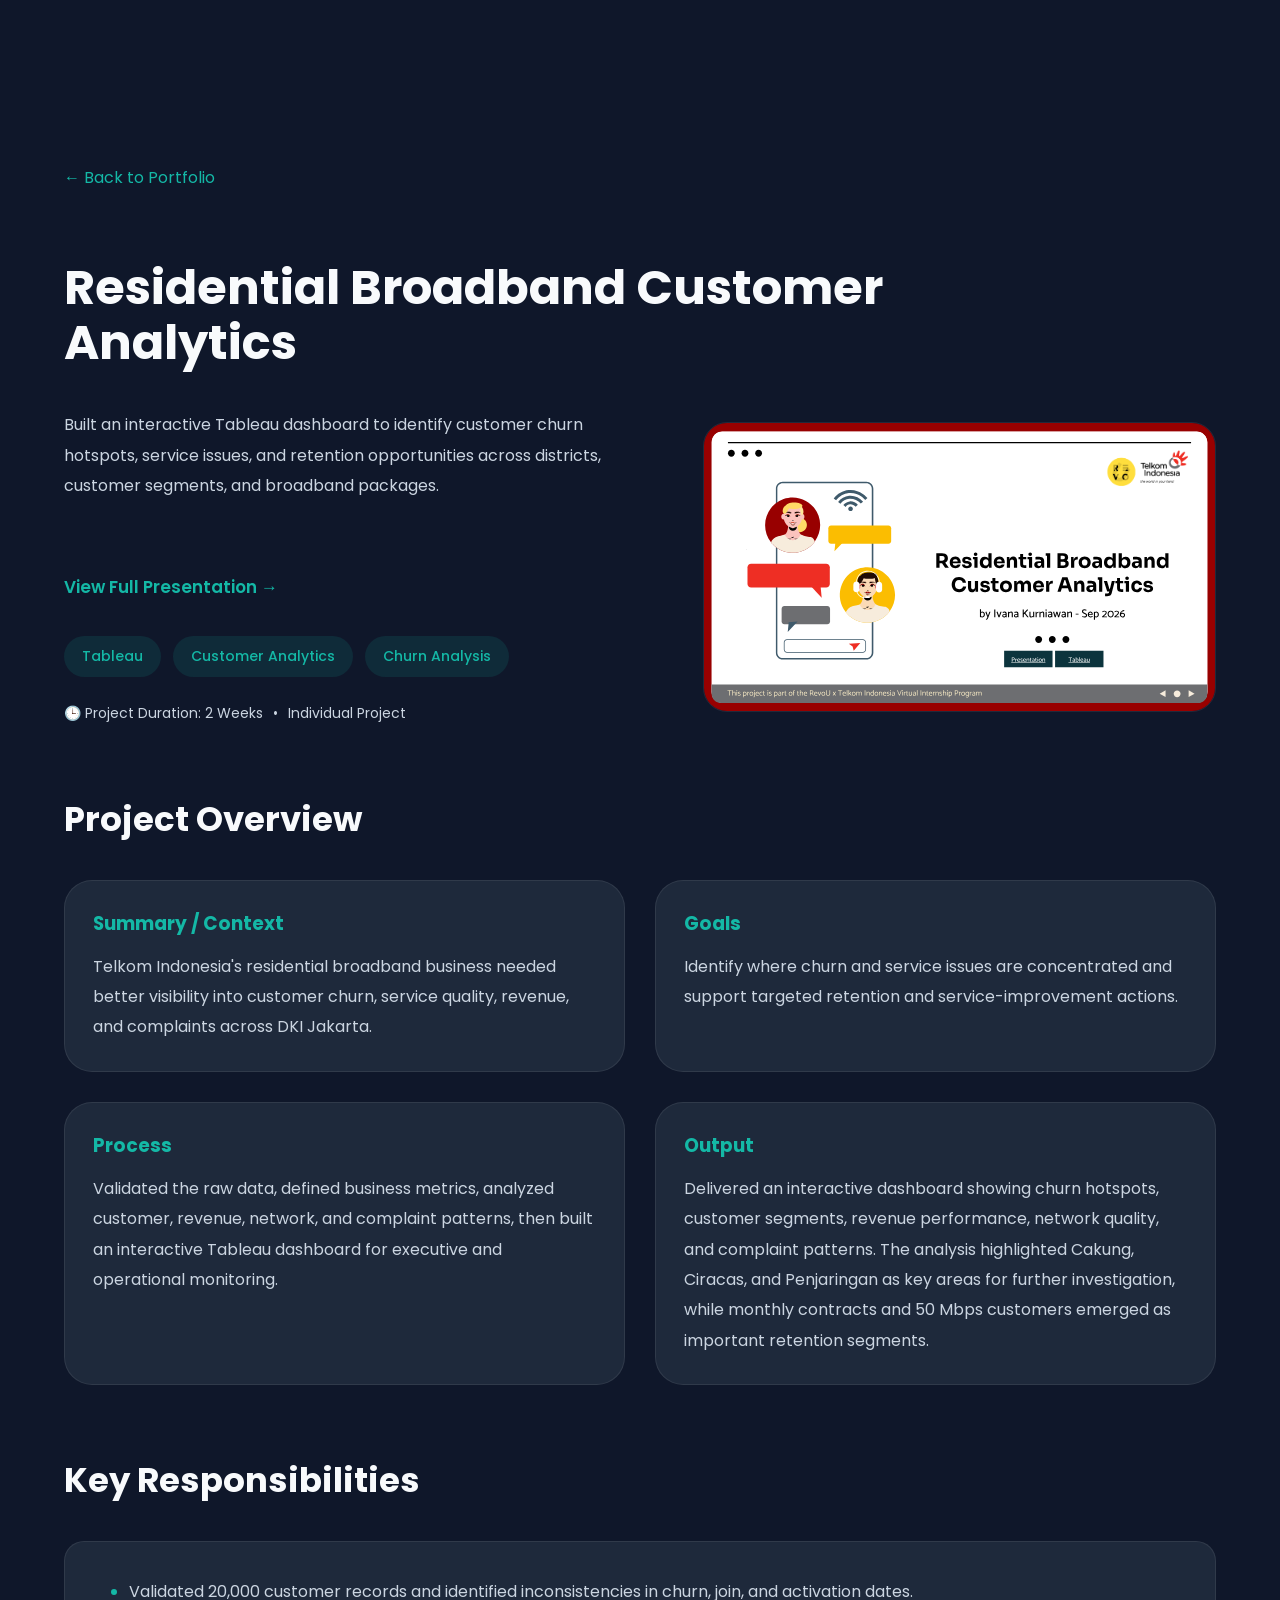
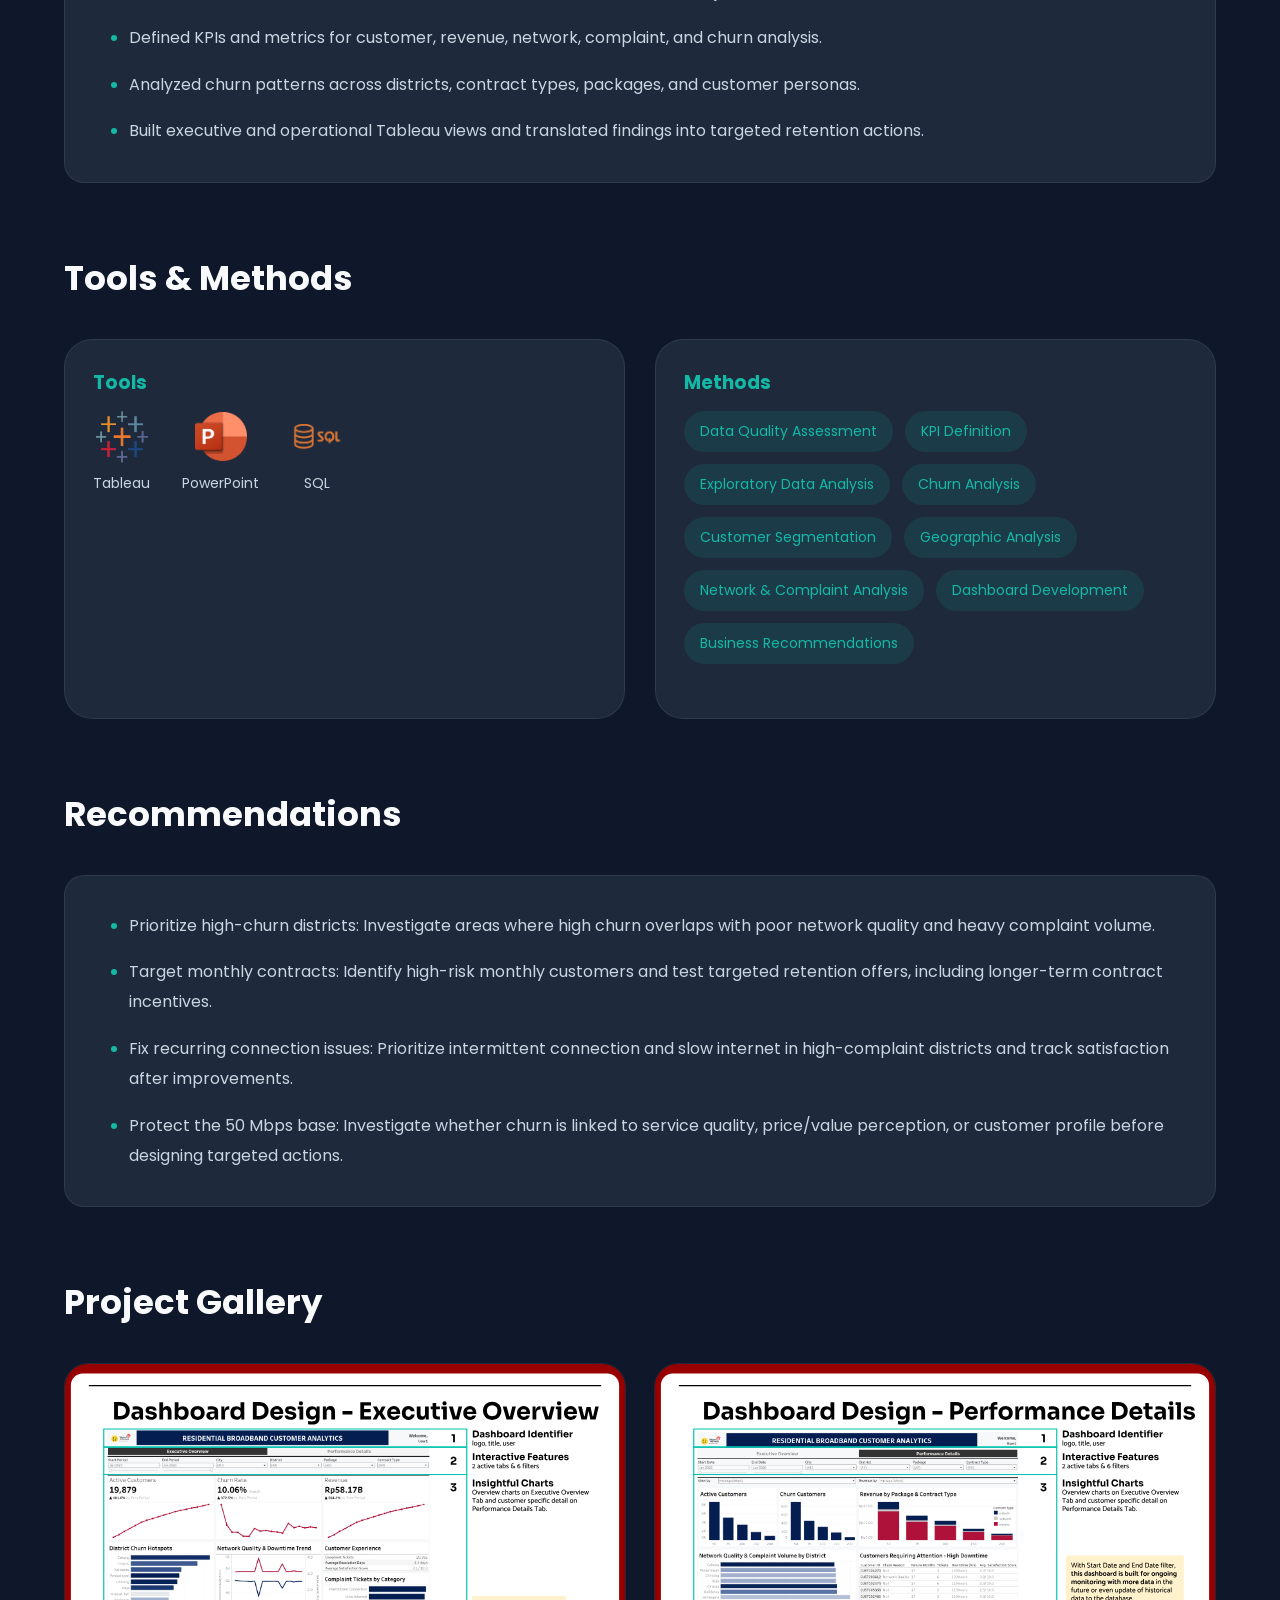
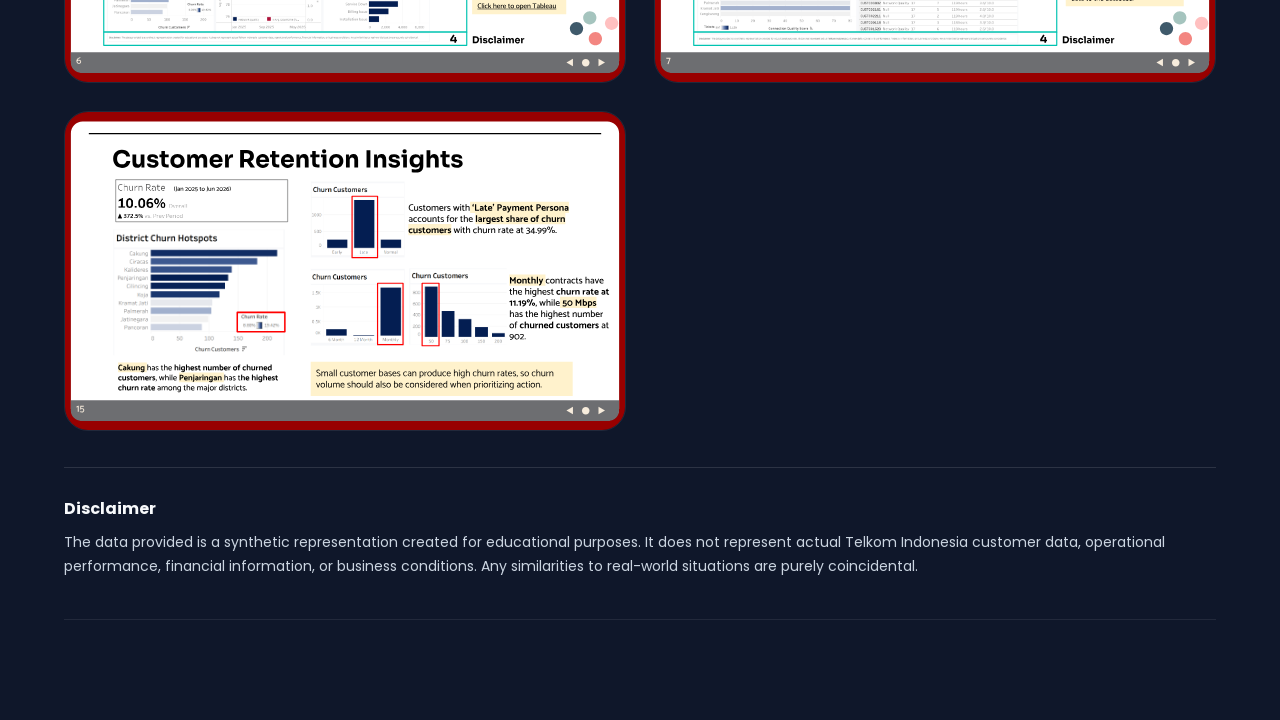
<file: projects/churn-cust-analytics.html>
<!DOCTYPE html>
<html lang="en">

<head>
    <meta charset="UTF-8">
    <meta name="viewport" content="width=device-width, initial-scale=1.0">

    <title>
        Residential Broadband Customer Analytics
    </title>

    <link rel="preconnect" href="https://fonts.googleapis.com">

    <link rel="preconnect" href="https://fonts.gstatic.com" crossorigin>

    <link href="https://fonts.googleapis.com/css2?family=Poppins:wght@300;400;500;600;700&display=swap"
        rel="stylesheet">

    <link rel="stylesheet" href="../style.css">

</head>

<body>

    <section class="project-detail">

        <div class="container">

            <!-- BACK BUTTON -->

            <a href="../index.html#projects" class="back-link">
                ← Back to Portfolio
            </a>

            <!-- HERO -->

            <h1 class="project-title">
                Residential Broadband Customer Analytics
            </h1>

            <div class="project-hero">

                <div class="hero-content">

                    <p class="project-summary">
                        Built an interactive Tableau dashboard to identify customer churn hotspots, service issues, and
                        retention opportunities across districts, customer segments, and broadband packages.
                    </p>

                    <div class="hero-actions">
                        <a href="https://drive.google.com/file/d/1vMfO--9ZKpe4JE061zGzfd6bMVwlVLuS/view?usp=drive_link"
                            target="_blank" class="hero-link">
                            View Full Presentation →
                        </a>
                    </div>

                    <div class="hero-tags">
                        <span>Tableau</span>
                        <span>Customer Analytics</span>
                        <span>Churn Analysis</span>
                    </div>

                    <div class="project-meta">
                        <span>🕒 Project Duration: 2 Weeks</span>
                        <span>•</span>
                        <span>Individual Project</span>
                    </div>

                </div>

                <div class="project-hero-image">
                    <img src="../assets/Broadband-cust-analytics.svg" alt="Residential Broadband Customer Analytics">
                </div>

            </div>

            <!-- PROJECT OVERVIEW -->

            <div class="detail-section">

                <h2>
                    Project Overview
                </h2>

                <div class="overview-grid">

                    <div class="overview-card">

                        <h3>
                            Summary / Context
                        </h3>

                        <p>
                            Telkom Indonesia's residential broadband business needed better visibility into customer
                            churn, service quality, revenue, and complaints across DKI Jakarta.
                        </p>

                    </div>

                    <div class="overview-card">

                        <h3>
                            Goals
                        </h3>

                        <p>
                            Identify where churn and service issues are concentrated and support targeted retention and
                            service-improvement actions.
                        </p>

                    </div>

                    <div class="overview-card">

                        <h3>
                            Process
                        </h3>

                        <p>
                            Validated the raw data, defined business metrics, analyzed customer, revenue, network, and
                            complaint patterns, then built an interactive Tableau dashboard for executive and
                            operational monitoring.
                        </p>

                    </div>

                    <div class="overview-card">

                        <h3>
                            Output
                        </h3>

                        <p>
                            Delivered an interactive dashboard showing churn hotspots, customer segments, revenue
                            performance, network quality, and complaint patterns. The analysis highlighted Cakung,
                            Ciracas, and Penjaringan as key areas for further investigation, while monthly contracts and
                            50 Mbps customers emerged as important retention segments.
                        </p>

                    </div>

                </div>

            </div>

            <!-- KEY RESPONSIBILITIES -->

            <div class="detail-section">

                <h2>
                    Key Responsibilities
                </h2>

                <div class="responsibility-list">

                    <div class="responsibility-item">
                        <ul>
                            <li>
                                Validated 20,000 customer records and identified inconsistencies in churn, join, and
                                activation dates.
                            </li>

                            <li>
                                Defined KPIs and metrics for customer, revenue, network, complaint, and churn analysis.
                            </li>

                            <li>
                                Analyzed churn patterns across districts, contract types, packages, and customer
                                personas.
                            </li>

                            <li>
                                Built executive and operational Tableau views and translated findings into targeted
                                retention actions.
                            </li>

                        </ul>

                    </div>

                </div>

            </div>

            <!-- TOOLS & METHODS -->

            <div class="detail-section">

                <h2>
                    Tools & Methods
                </h2>

                <div class="overview-grid">

                    <div class="overview-card">

                        <h3>
                            Tools
                        </h3>

                        <div class="tools-grid">

                            <div class="tool-item">
                                <img src="../assets/icon_tableau.png" alt="Tableau">
                                <span>Tableau</span>
                            </div>

                            <div class="tool-item">
                                <img src="../assets/icon_ppt.png" alt="PowerPoint">
                                <span>PowerPoint</span>
                            </div>

                            <div class="tool-item">
                                <img src="../assets/icon_sql.png" alt="SQL">
                                <span>SQL</span>
                            </div>

                        </div>

                    </div>

                    <div class="overview-card">

                        <h3>
                            Methods
                        </h3>

                        <div class="tags">
                            <span>Data Quality Assessment</span>
                            <span>KPI Definition</span>
                            <span>Exploratory Data Analysis</span>
                            <span>Churn Analysis</span>
                            <span>Customer Segmentation</span>
                            <span>Geographic Analysis</span>
                            <span>Network & Complaint Analysis</span>
                            <span>Dashboard Development</span>
                            <span>Business Recommendations</span>
                        </div>

                    </div>

                </div>

            </div>

            <!-- RECOMMENDATIONS -->

            <div class="detail-section">

                <h2>
                    Recommendations
                </h2>

                <div class="responsibility-list">

                    <div class="responsibility-item">

                        <ul>

                            <li>
                                Prioritize high-churn districts: Investigate areas where high churn overlaps with poor
                                network quality and heavy complaint volume.
                            </li>

                            <li>
                                Target monthly contracts: Identify high-risk monthly customers and test targeted
                                retention offers, including longer-term contract incentives.
                            </li>

                            <li>
                                Fix recurring connection issues: Prioritize intermittent connection and slow internet in
                                high-complaint districts and track satisfaction after improvements.
                            </li>

                            <li>
                                Protect the 50 Mbps base: Investigate whether churn is linked to service quality,
                                price/value perception, or customer profile before designing targeted actions.
                            </li>

                        </ul>

                    </div>

                </div>

            </div>

            <!-- PROJECT GALLERY -->

            <div class="detail-section">

                <h2>
                    Project Gallery
                </h2>

                <div class="visual-grid">

                    <!-- Image 1 -->

                    <div class="visual-card">

                        <img src="../assets/Executive-overview.svg" alt="Executive Overview">

                        <div class="visual-overlay">
                            <h3>Executive Overview</h3>
                            <p>
                                Monitored customer growth, revenue, churn, network quality, and complaint trends from an
                                executive view.
                            </p>
                        </div>

                    </div>

                    <!-- Image 2 -->

                    <div class="visual-card">

                        <img src="../assets/Cust-operational-analysis.svg" alt="Customer & Operational Analysis">

                        <div class="visual-overlay">
                            <h3>Customer & Operational Analysis</h3>
                            <p>
                                Compared churn, revenue, network quality, and complaints across customer segments and
                                districts.
                            </p>
                        </div>

                    </div>

                    <!-- Image 3 -->

                    <div class="visual-card">

                        <img src="../assets/Retention-strategy.svg" alt="Retention Strategy">

                        <div class="visual-overlay">
                            <h3>Retention Strategy</h3>
                            <p>
                                Translated churn and service findings into targeted retention and service-improvement
                                actions.
                            </p>
                        </div>

                    </div>

                </div> <!-- visual-grid -->

                <!-- Disclaimer -->

                <div class="project-disclaimer">
                    <h3>Disclaimer</h3>
                    <p>
                        The data provided is a synthetic representation created for educational purposes. It does not
                        represent actual Telkom Indonesia customer data, operational performance, financial information,
                        or business conditions. Any similarities to real-world situations are purely coincidental.
                    </p>
                </div>

            </div> <!-- detail-section -->

        </div> <!-- container -->

    </section>

</body>

</html>
</file>
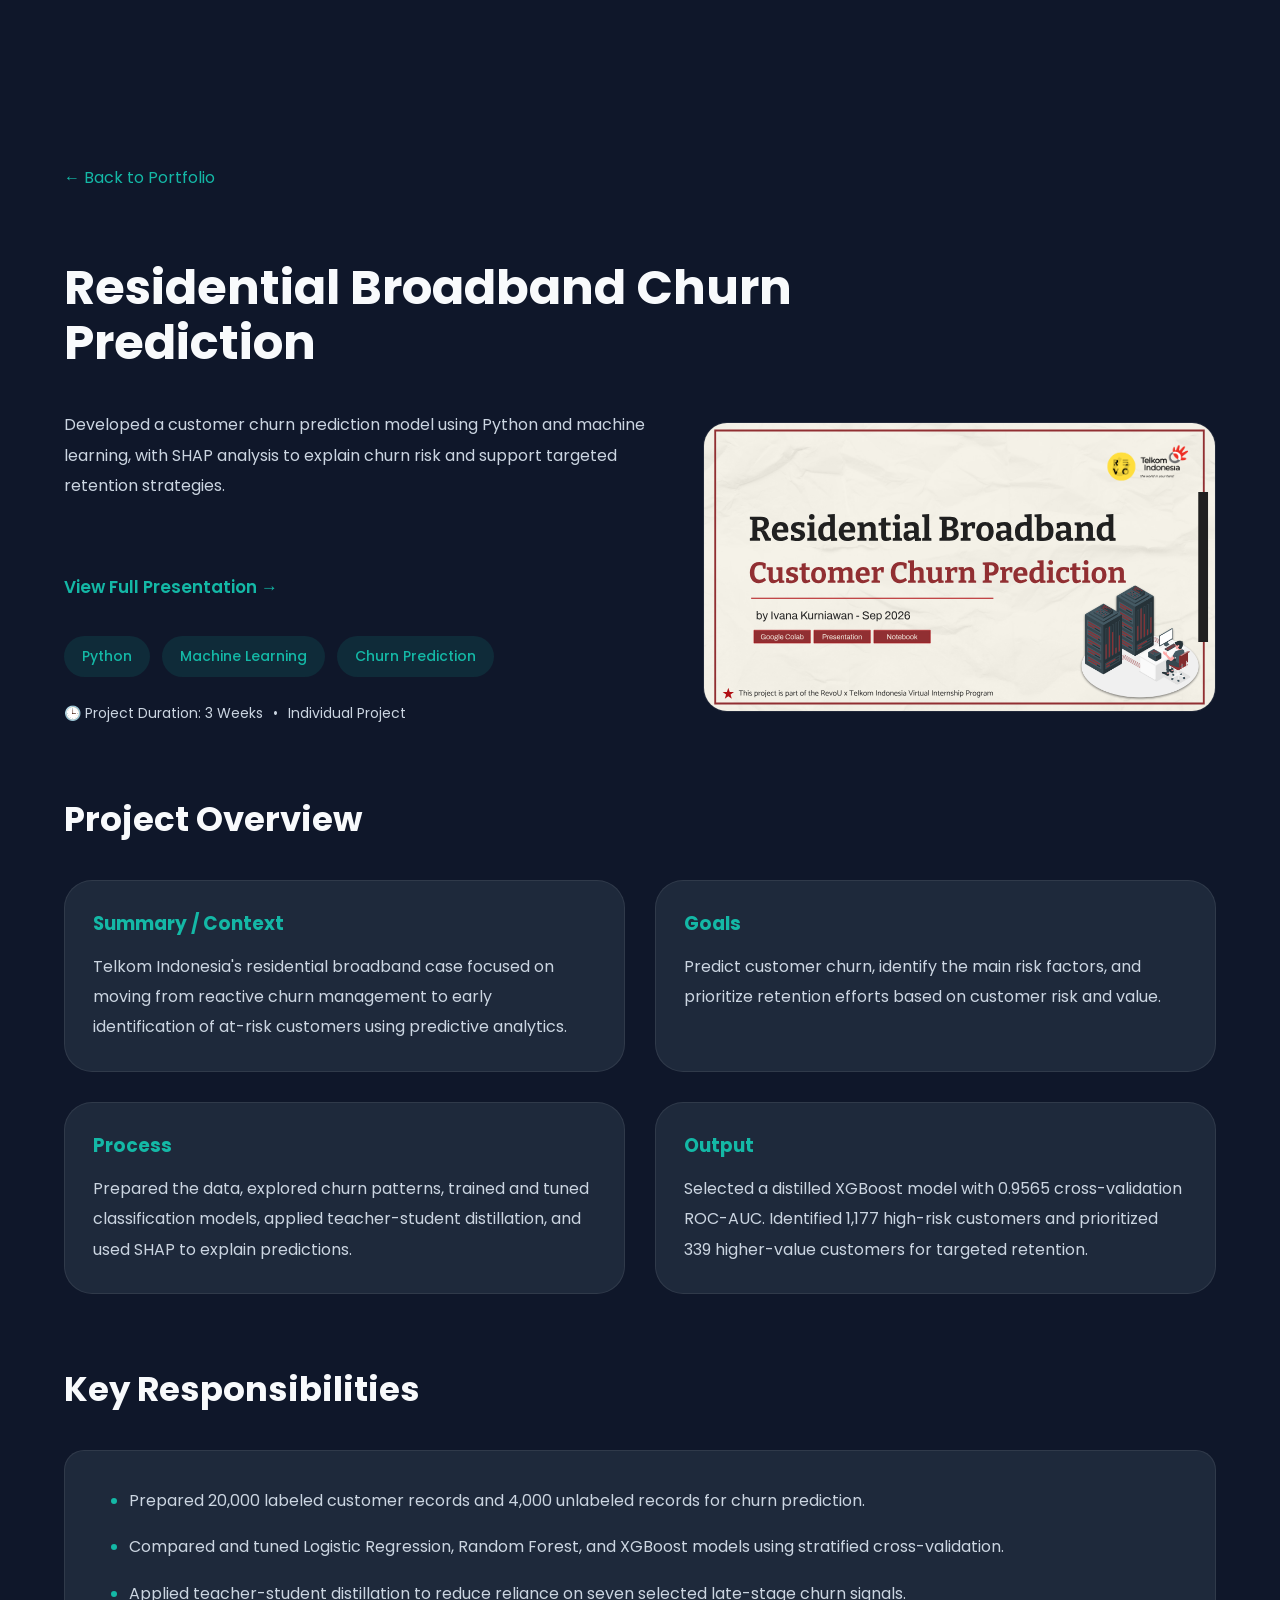
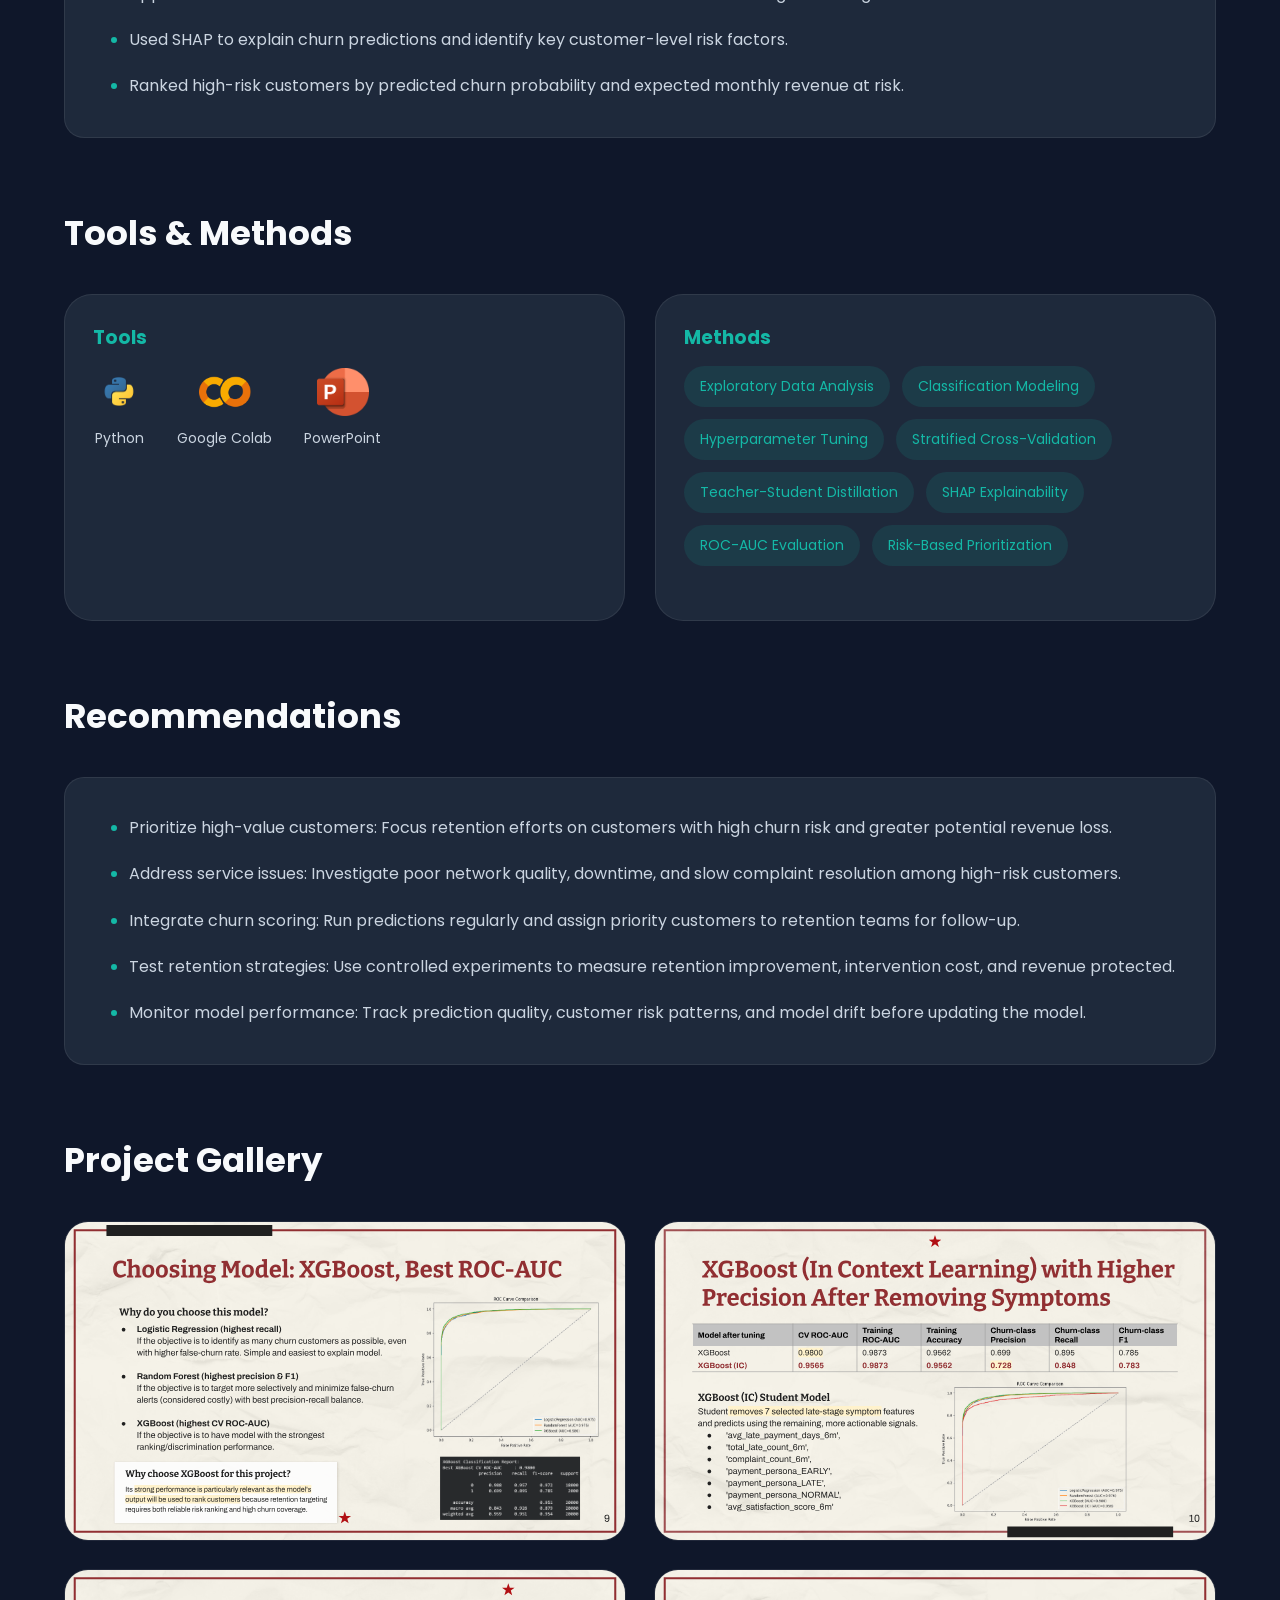
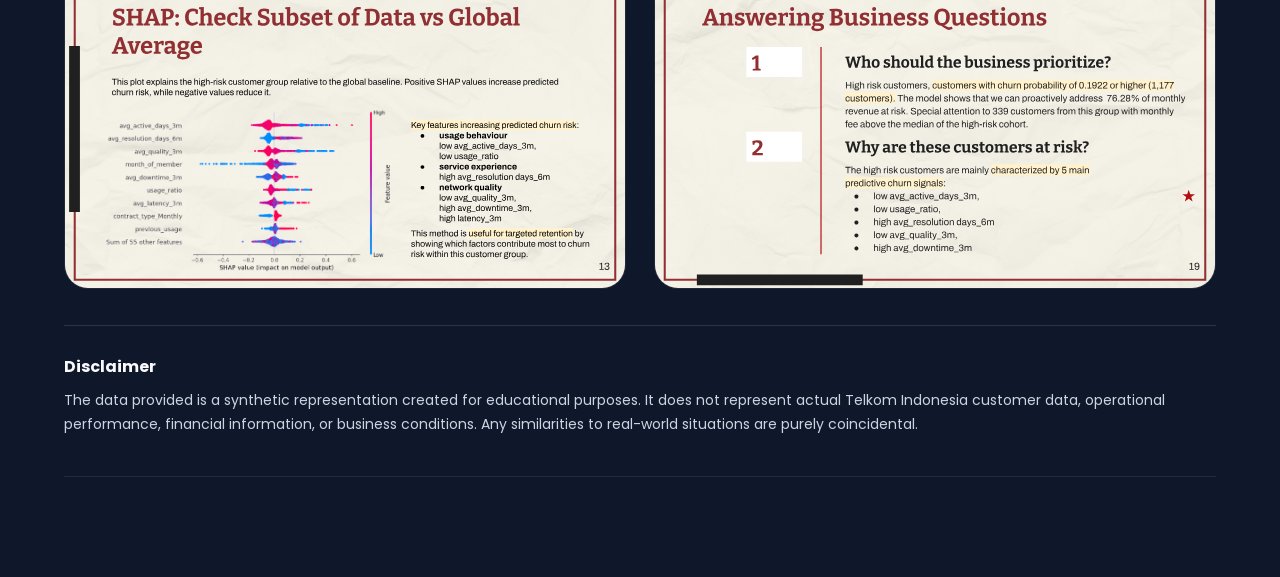
<file: projects/churn-prediction.html>
<!DOCTYPE html>
<html lang="en">

<head>
    <meta charset="UTF-8">
    <meta name="viewport" content="width=device-width, initial-scale=1.0">

    <title>
        Residential Broadband Churn Prediction
    </title>

    <link rel="preconnect" href="https://fonts.googleapis.com">

    <link rel="preconnect" href="https://fonts.gstatic.com" crossorigin>

    <link href="https://fonts.googleapis.com/css2?family=Poppins:wght@300;400;500;600;700&display=swap"
        rel="stylesheet">

    <link rel="stylesheet" href="../style.css">

</head>

<body>

    <section class="project-detail">

        <div class="container">

            <!-- BACK BUTTON -->

            <a href="../index.html#projects" class="back-link">
                ← Back to Portfolio
            </a>

            <!-- HERO -->

            <h1 class="project-title">
                Residential Broadband Churn Prediction
            </h1>

            <div class="project-hero">

                <div class="hero-content">

                    <p class="project-summary">
                        Developed a customer churn prediction model using Python and machine learning, with SHAP analysis to explain churn risk and support targeted retention strategies.
                    </p>

                    <div class="hero-actions">
                        <a href="https://drive.google.com/file/d/11gn6Cag2M3xC54JWNf1ReZGROgKsU-q6/view?usp=sharing"
                            target="_blank" class="hero-link">
                            View Full Presentation →
                        </a>
                    </div>

                    <div class="hero-tags">
                        <span>Python</span>
                        <span>Machine Learning</span>
                        <span>Churn Prediction</span>
                    </div>

                    <div class="project-meta">
                        <span>🕒 Project Duration: 3 Weeks</span>
                        <span>•</span>
                        <span>Individual Project</span>
                    </div>

                </div>

                <div class="project-hero-image">
                    <img src="../assets/Broadband-cust-prediction.svg" alt="Residential Broadband Churn Prediction">
                </div>

            </div>

            <!-- PROJECT OVERVIEW -->

            <div class="detail-section">

                <h2>
                    Project Overview
                </h2>

                <div class="overview-grid">

                    <div class="overview-card">

                        <h3>
                            Summary / Context
                        </h3>

                        <p>
                            Telkom Indonesia's residential broadband case focused on moving from reactive churn management to early identification of at-risk customers using predictive analytics.
                        </p>

                    </div>

                    <div class="overview-card">

                        <h3>
                            Goals
                        </h3>

                        <p>
                            Predict customer churn, identify the main risk factors, and prioritize retention efforts based on customer risk and value.
                        </p>

                    </div>

                    <div class="overview-card">

                        <h3>
                            Process
                        </h3>

                        <p>
                            Prepared the data, explored churn patterns, trained and tuned classification models, applied teacher-student distillation, and used SHAP to explain predictions.
                        </p>

                    </div>

                    <div class="overview-card">

                        <h3>
                            Output
                        </h3>

                        <p>
                            Selected a distilled XGBoost model with 0.9565 cross-validation ROC-AUC. Identified 1,177 high-risk customers and prioritized 339 higher-value customers for targeted retention.
                        </p>

                    </div>

                </div>

            </div>

            <!-- KEY RESPONSIBILITIES -->

            <div class="detail-section">

                <h2>
                    Key Responsibilities
                </h2>

                <div class="responsibility-list">

                    <div class="responsibility-item">
                        <ul>
                            <li>
                                Prepared 20,000 labeled customer records and 4,000 unlabeled records for churn prediction.
                            </li>

                            <li>
                                Compared and tuned Logistic Regression, Random Forest, and XGBoost models using stratified cross-validation.
                            </li>

                            <li>
                                Applied teacher-student distillation to reduce reliance on seven selected late-stage churn signals.
                            </li>

                            <li>
                                Used SHAP to explain churn predictions and identify key customer-level risk factors.
                            </li>

                            <li>
                                Ranked high-risk customers by predicted churn probability and expected monthly revenue at risk.
                            </li>

                        </ul>

                    </div>

                </div>

            </div>

            <!-- TOOLS & METHODS -->

            <div class="detail-section">

                <h2>
                    Tools & Methods
                </h2>

                <div class="overview-grid">

                    <div class="overview-card">

                        <h3>
                            Tools
                        </h3>

                        <div class="tools-grid">

                            <div class="tool-item">
                                <img src="../assets/icon_python.png" alt="Python">
                                <span>Python</span>
                            </div>

                            <div class="tool-item">
                                <img src="../assets/icon_googlecolab.png" alt="Google Colab">
                                <span>Google Colab</span>
                            </div>

                            <div class="tool-item">
                                <img src="../assets/icon_ppt.png" alt="PowerPoint">
                                <span>PowerPoint</span>
                            </div>

                        </div>

                    </div>

                    <div class="overview-card">

                        <h3>
                            Methods
                        </h3>

                        <div class="tags">
                            <span>Exploratory Data Analysis</span>
                            <span>Classification Modeling</span>
                            <span>Hyperparameter Tuning</span>
                            <span>Stratified Cross-Validation</span>
                            <span>Teacher-Student Distillation</span>
                            <span>SHAP Explainability</span>
                            <span>ROC-AUC Evaluation</span>
                            <span>Risk-Based Prioritization</span>
                        </div>

                    </div>

                </div>

            </div>

            <!-- RECOMMENDATIONS -->

            <div class="detail-section">

                <h2>
                    Recommendations
                </h2>

                <div class="responsibility-list">

                    <div class="responsibility-item">

                        <ul>

                            <li>
                                Prioritize high-value customers: Focus retention efforts on customers with high churn risk and greater potential revenue loss.
                            </li>

                            <li>
                                Address service issues: Investigate poor network quality, downtime, and slow complaint resolution among high-risk customers.
                            </li>

                            <li>
                                Integrate churn scoring: Run predictions regularly and assign priority customers to retention teams for follow-up.
                            </li>

                            <li>
                                Test retention strategies: Use controlled experiments to measure retention improvement, intervention cost, and revenue protected.
                            </li>

                            <li>
                                Monitor model performance: Track prediction quality, customer risk patterns, and model drift before updating the model.
                            </li>

                        </ul>

                    </div>

                </div>

            </div>

            <!-- PROJECT GALLERY -->

            <div class="detail-section">

                <h2>
                    Project Gallery
                </h2>

                <div class="visual-grid">

                    <!-- Image 1 -->

                    <div class="visual-card">

                        <img src="../assets/Model-selection.svg" alt="Model Selection & Evaluation">

                        <div class="visual-overlay">
                            <h3>Model Selection & Evaluation</h3>
                            <p>
                                Compared classification models and selected XGBoost for its strong churn risk ranking performance.
                            </p>
                        </div>

                    </div>

                    <!-- Image 2 -->

                    <div class="visual-card">

                        <img src="../assets/Teacher-student model.svg" alt="Teacher-Student Model Comparison">

                        <div class="visual-overlay">
                            <h3>Teacher-Student Model Comparison</h3>
                            <p>
                                Applied teacher-student distillation to reduce reliance on late-stage churn signals while improving precision.
                            </p>
                        </div>

                    </div>

                    <!-- Image 3 -->

                    <div class="visual-card">

                        <img src="../assets/SHAP-feature-increasing-churn.svg" alt="SHAP Analysis of High-Risk Customers">

                        <div class="visual-overlay">
                            <h3>SHAP Analysis of High-Risk Customers</h3>
                            <p>
                                Used SHAP to identify which factors increase or reduce predicted churn risk among high-risk customers, highlighting usage patterns, network quality, and service resolution time.
                            </p>
                        </div>

                    </div>

                    <!-- Image 4 -->

                    <div class="visual-card">

                        <img src="../assets/business-application-12.svg" alt="Business Application & Customer Prioritization">

                        <div class="visual-overlay">
                            <h3>Business Application & Customer Prioritization</h3>
                            <p>
                                Translated churn predictions into customer priorities and targeted retention opportunities.
                            </p>
                        </div>

                    </div>

                </div> <!-- visual-grid -->

                <!-- Disclaimer -->

                <div class="project-disclaimer">
                    <h3>Disclaimer</h3>
                    <p>
                        The data provided is a synthetic representation created for educational purposes. It does not
                        represent actual Telkom Indonesia customer data, operational performance, financial information,
                        or business conditions. Any similarities to real-world situations are purely coincidental.
                    </p>
                </div>

            </div> <!-- detail-section -->

        </div> <!-- container -->

    </section>

</body>

</html>
</file>
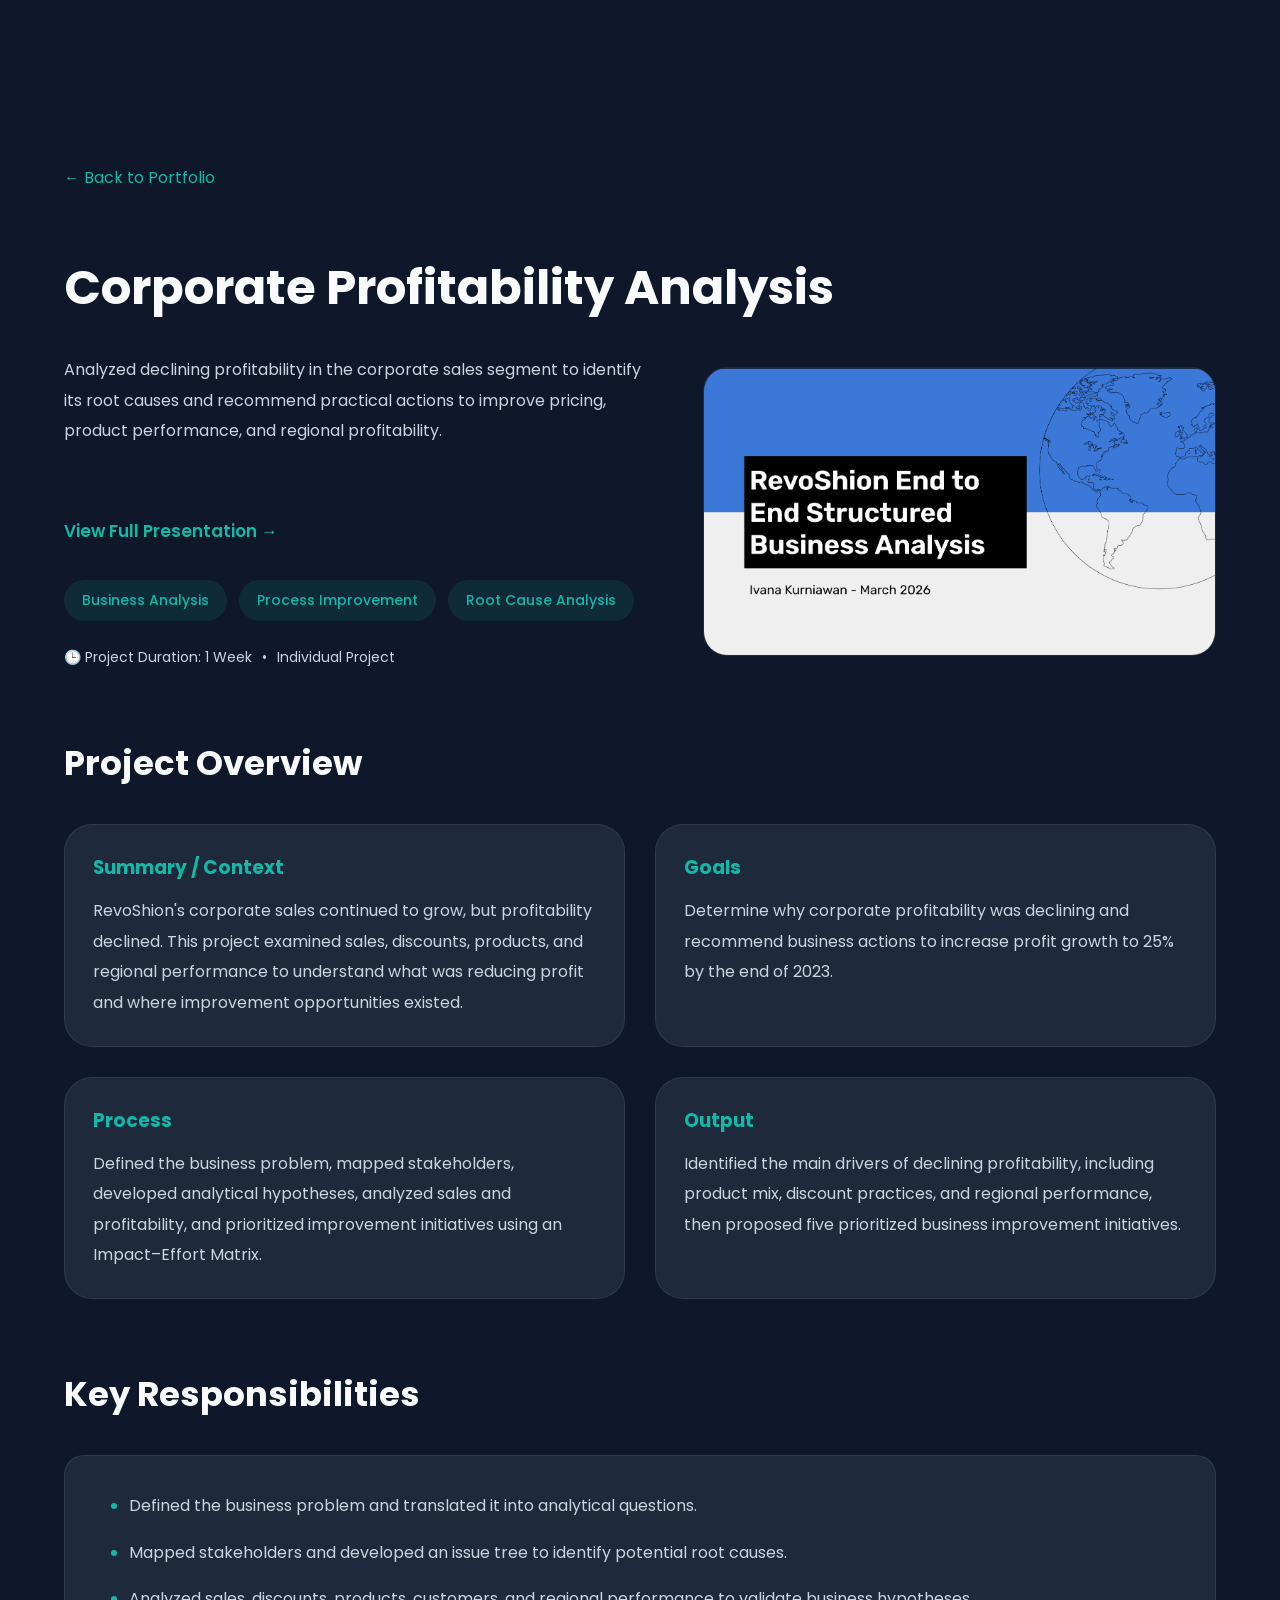
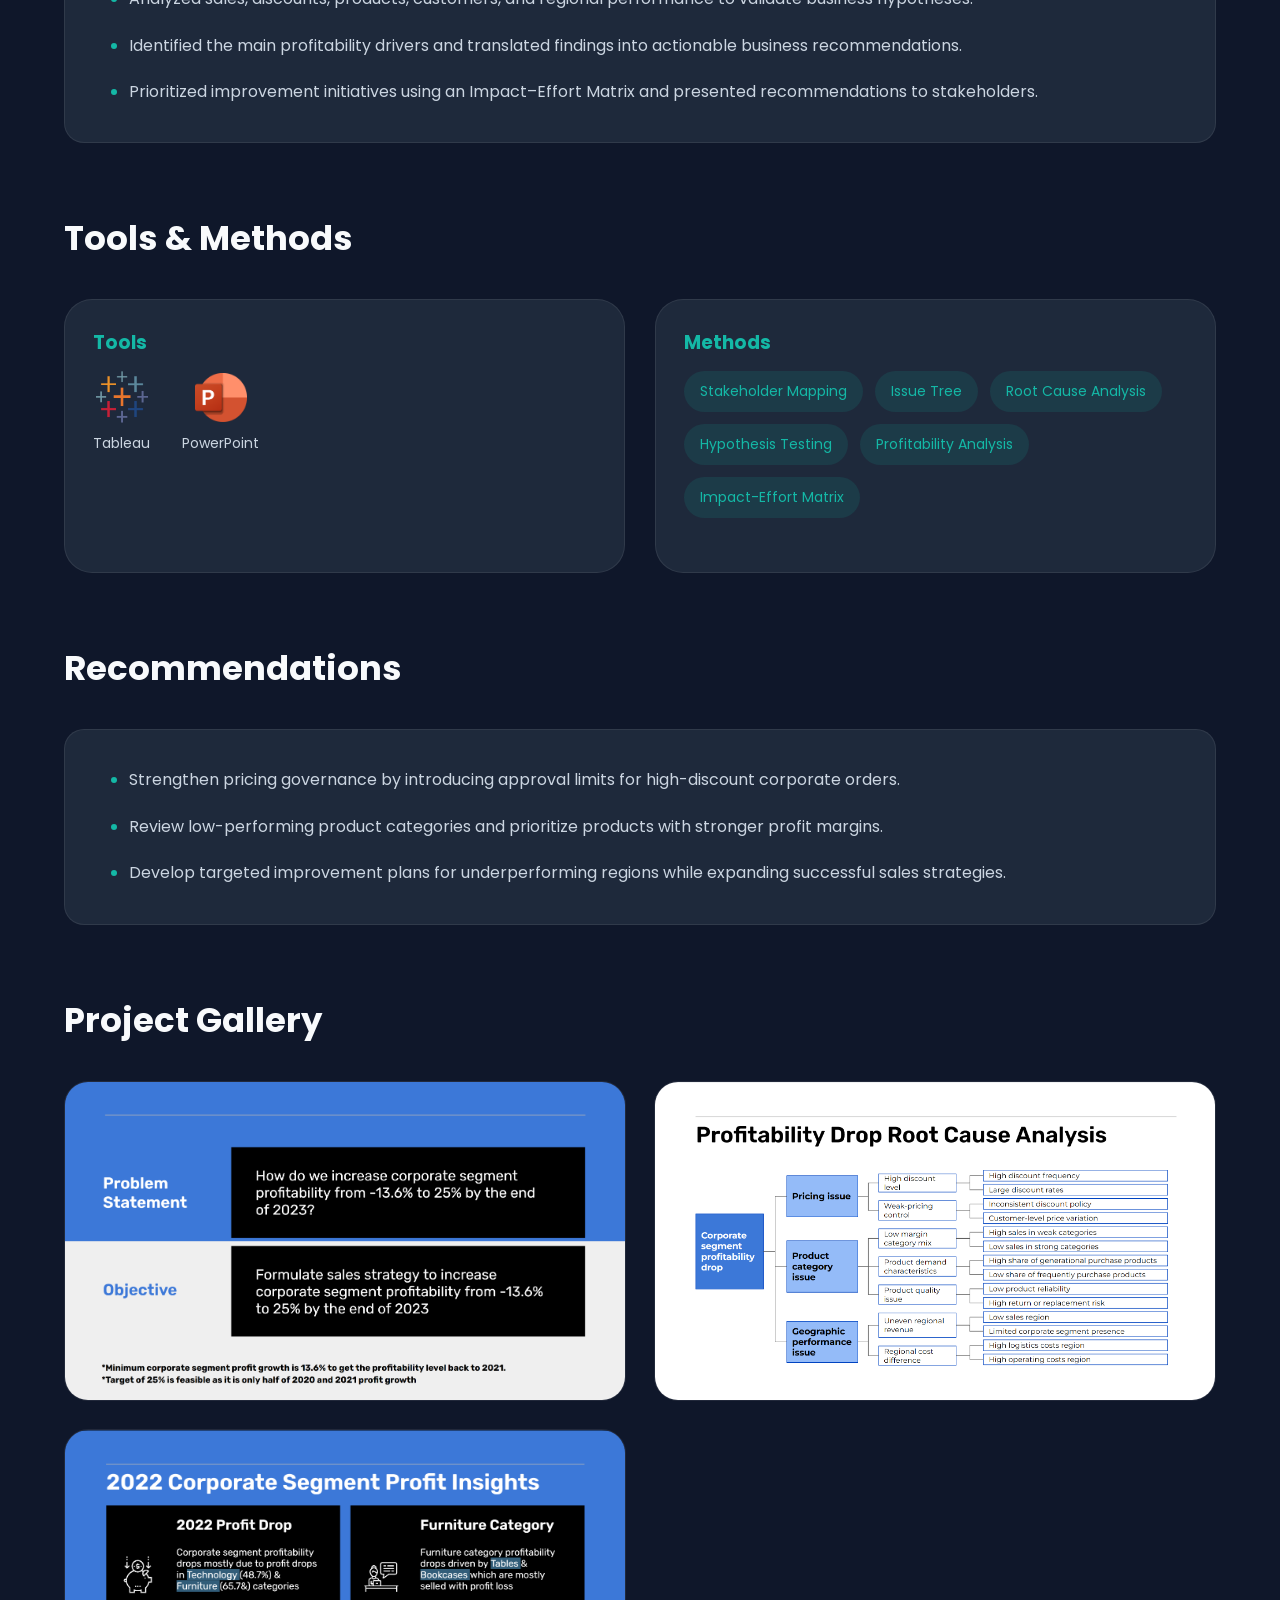
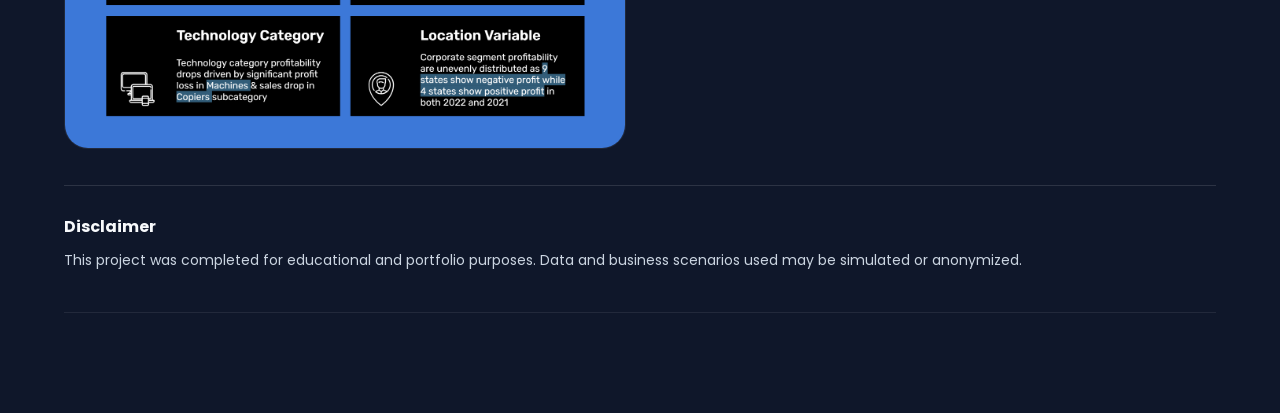
<file: projects/corporate-profitability.html>
<!DOCTYPE html>
<html lang="en">

<head>
  <meta charset="UTF-8">
  <meta name="viewport" content="width=device-width, initial-scale=1.0">

  <title>
    Corporate Profitability Analysis
  </title>

  <link rel="preconnect" href="https://fonts.googleapis.com">

  <link rel="preconnect" href="https://fonts.gstatic.com" crossorigin>

  <link href="https://fonts.googleapis.com/css2?family=Poppins:wght@300;400;500;600;700&display=swap" rel="stylesheet">

  <link rel="stylesheet" href="../style.css">

</head>

<body>

  <section class="project-detail">

    <div class="container">

      <!-- BACK BUTTON -->

      <a href="../index.html#projects" class="back-link">
        ← Back to Portfolio
      </a>

      <!-- HERO -->

      <h1 class="project-title">
        Corporate Profitability Analysis
      </h1>

      <div class="project-hero">

        <div class="hero-content">

          <p class="project-summary">
            Analyzed declining profitability in the corporate sales segment to identify its root causes and recommend
            practical actions to improve pricing, product performance, and regional profitability.
          </p>

          <div class="hero-actions">

            <a href="https://drive.google.com/file/d/1kB-FS6_7S5K60odqGZLHJxRQ-fP1M62b/view?usp=sharing" target="_blank"
              class="hero-link">
              View Full Presentation →
            </a>

          </div>

          <div class="hero-tags">
            <span>Business Analysis</span>
            <span>Process Improvement</span>
            <span>Root Cause Analysis</span>
          </div>

          <div class="project-meta">
            <span>🕒 Project Duration: 1 Week</span>
            <span>•</span>
            <span>Individual Project</span>
          </div>

        </div>

        <div class="project-hero-image">
          <img src="../assets/corporate-profitability.png" alt="Corporate Profitability">
        </div>

      </div>

      <!-- PROJECT OVERVIEW -->

      <div class="detail-section">

        <h2>
          Project Overview
        </h2>

        <div class="overview-grid">

          <div class="overview-card">

            <h3>
              Summary / Context
            </h3>

            <p>
              RevoShion's corporate sales continued to grow, but profitability declined. This project examined sales,
              discounts, products, and regional performance to understand what was reducing profit and where improvement
              opportunities existed.
            </p>

          </div>

          <div class="overview-card">

            <h3>
              Goals
            </h3>

            <p>
              Determine why corporate profitability was declining and recommend business actions to increase profit
              growth to 25% by the end of 2023.
            </p>

          </div>

          <div class="overview-card">

            <h3>
              Process
            </h3>

            <p>
              Defined the business problem, mapped stakeholders, developed analytical hypotheses, analyzed sales and
              profitability, and prioritized improvement initiatives using an Impact–Effort Matrix.
            </p>

          </div>

          <div class="overview-card">

            <h3>
              Output
            </h3>

            <p>
              Identified the main drivers of declining profitability, including product mix, discount practices, and
              regional performance, then proposed five prioritized business improvement initiatives.
            </p>

          </div>

        </div>

      </div>

      <!-- Key Responsibilities -->

      <div class="detail-section">

        <h2>
          Key Responsibilities
        </h2>

        <div class="responsibility-list">

          <div class="responsibility-item">
            <ul>

              <li>
                Defined the business problem and translated it into analytical questions.
              </li>

              <li>
                Mapped stakeholders and developed an issue tree to identify potential root causes.
              </li>

              <li>
                Analyzed sales, discounts, products, customers, and regional performance to validate business
                hypotheses.
              </li>

              <li>
                Identified the main profitability drivers and translated findings into actionable business
                recommendations.
              </li>

              <li>
                Prioritized improvement initiatives using an Impact–Effort Matrix and presented recommendations to
                stakeholders.
              </li>

            </ul>

          </div>

        </div>

      </div>

      <!-- TOOLS & METHODS -->

      <div class="detail-section">

        <h2>
          Tools & Methods
        </h2>

        <div class="overview-grid">

          <div class="overview-card">

            <h3>
              Tools
            </h3>

            <div class="tools-grid">

              <div class="tool-item">
                <img src="../assets/icon_tableau.png" alt="Tableau">
                <span>Tableau</span>
              </div>

              <div class="tool-item">
                <img src="../assets/icon_ppt.png" alt="PowerPoint">
                <span>PowerPoint</span>
              </div>

            </div>

          </div>

          <div class="overview-card">

            <h3>
              Methods
            </h3>

            <div class="tags">
              <span>Stakeholder Mapping</span>
              <span>Issue Tree</span>
              <span>Root Cause Analysis</span>
              <span>Hypothesis Testing</span>
              <span>Profitability Analysis</span>
              <span>Impact-Effort Matrix</span>
            </div>

          </div>

        </div>

      </div>

      <!-- RECOMMENDATIONS -->

      <div class="detail-section">

        <h2>
          Recommendations
        </h2>

        <div class="responsibility-list">

          <div class="responsibility-item">

            <ul>

              <li>
                Strengthen pricing governance by introducing approval limits for high-discount corporate orders.
              </li>

              <li>
                Review low-performing product categories and prioritize products with stronger profit margins.
              </li>

              <li>
                Develop targeted improvement plans for underperforming regions while expanding successful sales
                strategies.
              </li>

            </ul>

          </div>

        </div>

      </div>

      <!-- PROJECT GALLERY -->

      <div class="detail-section">

        <h2>
          Project Gallery
        </h2>

        <div class="visual-grid">

          <!-- Image 1 -->

          <div class="visual-card">

            <img src="../assets/corporate-profitability-objective.png" alt="Objective">

            <div class="visual-overlay">
              <h3>Objective</h3>
              <p>
                Defined the problem statement and the objective before conducting detailed business analysis.
              </p>
            </div>

          </div>

          <!-- Image 2 -->

          <div class="visual-card">

            <img src="../assets/corporate-profitability-issue-tree.png" alt="Issue Tree">

            <div class="visual-overlay">
              <h3>Issue Tree Analysis</h3>
              <p>
                Broke down the profitability problem into pricing, product, and regional hypotheses.
              </p>
            </div>

          </div>

          <!-- Image 3 -->

          <div class="visual-card">

            <img src="../assets/corporate-profitability-insights.png" alt="Key Insights">

            <div class="visual-overlay">
              <h3>Key Insights</h3>
              <p>
                Summarized findings into key insights on the cause of the profitability drop.
              </p>
            </div>

          </div>

        </div> <!-- visual-grid -->

        <!-- Disclaimer -->

        <div class="project-disclaimer">
          <h3>Disclaimer</h3>
          <p>
            This project was completed for educational and portfolio purposes.
            Data and business scenarios used may be simulated or anonymized.
          </p>
        </div>

      </div> <!-- detail-section -->

    </div> <!-- container -->

  </section>

</body>

</html>
</file>
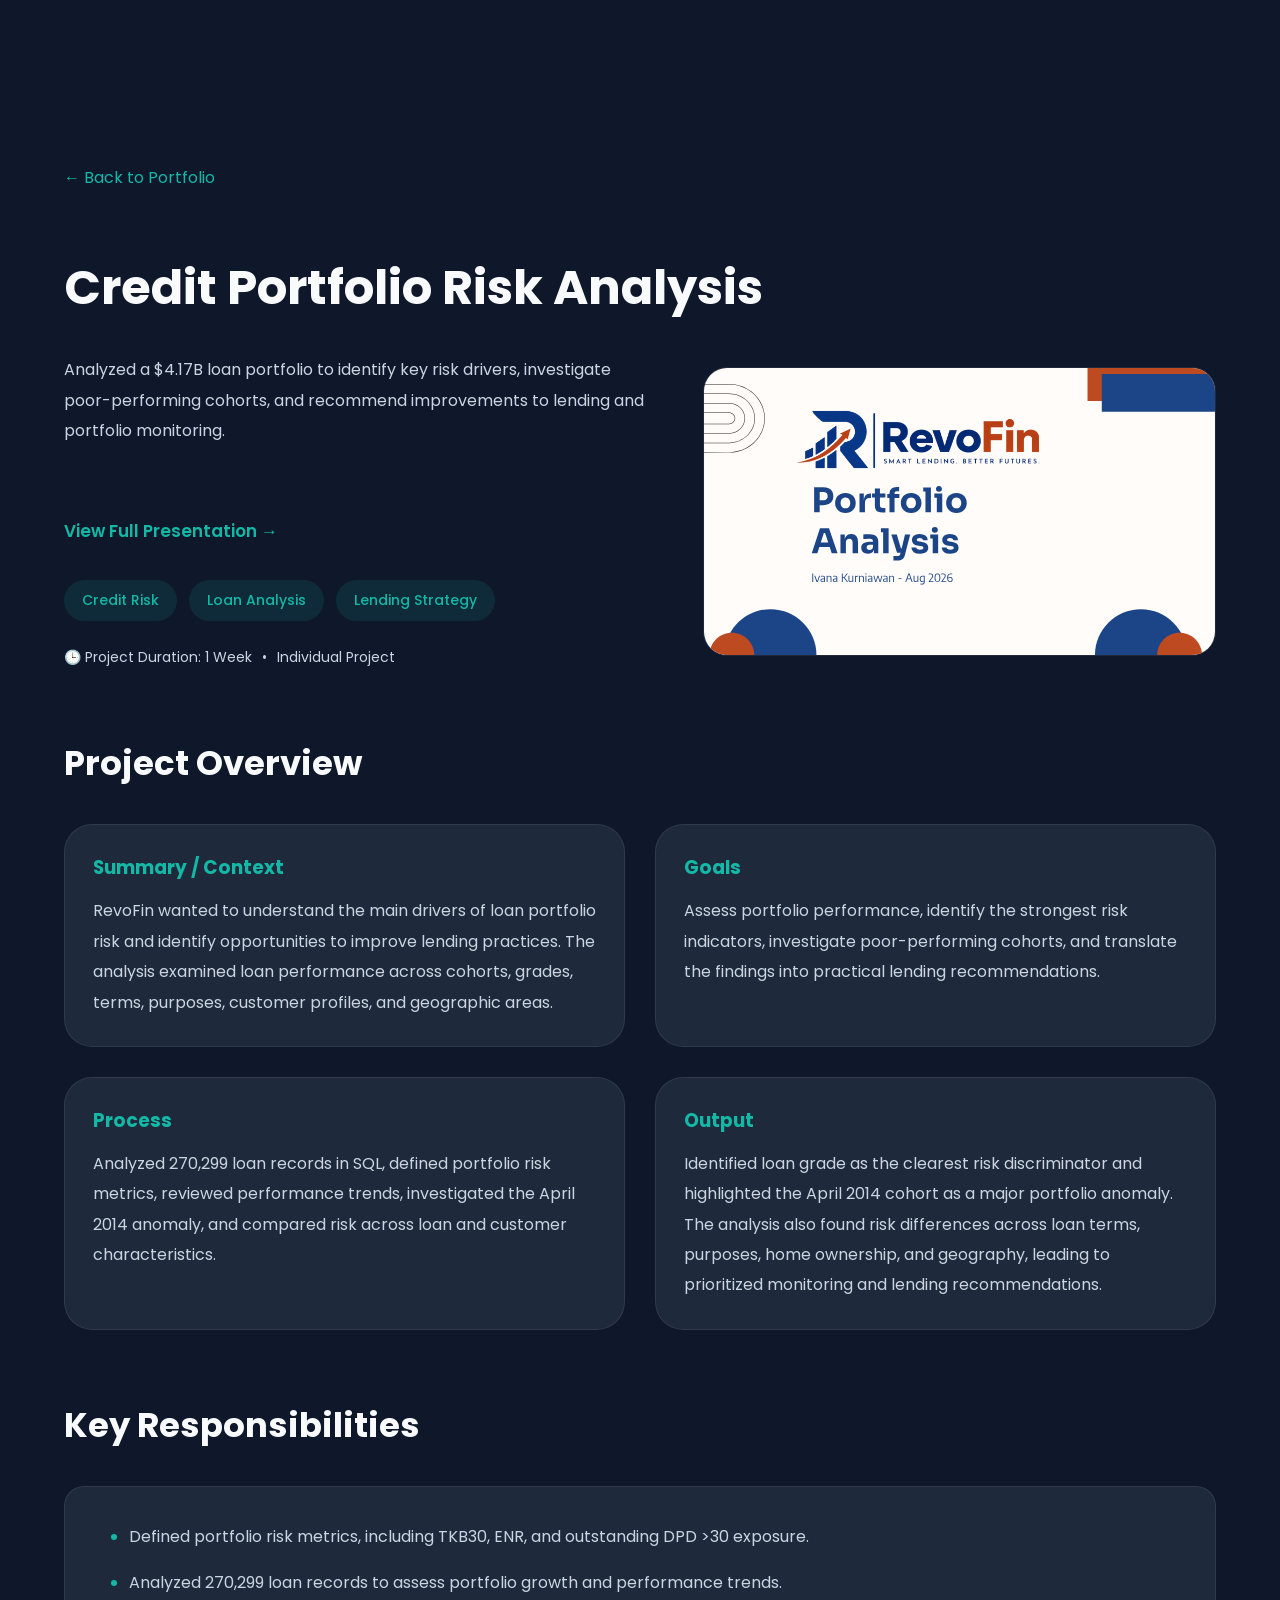
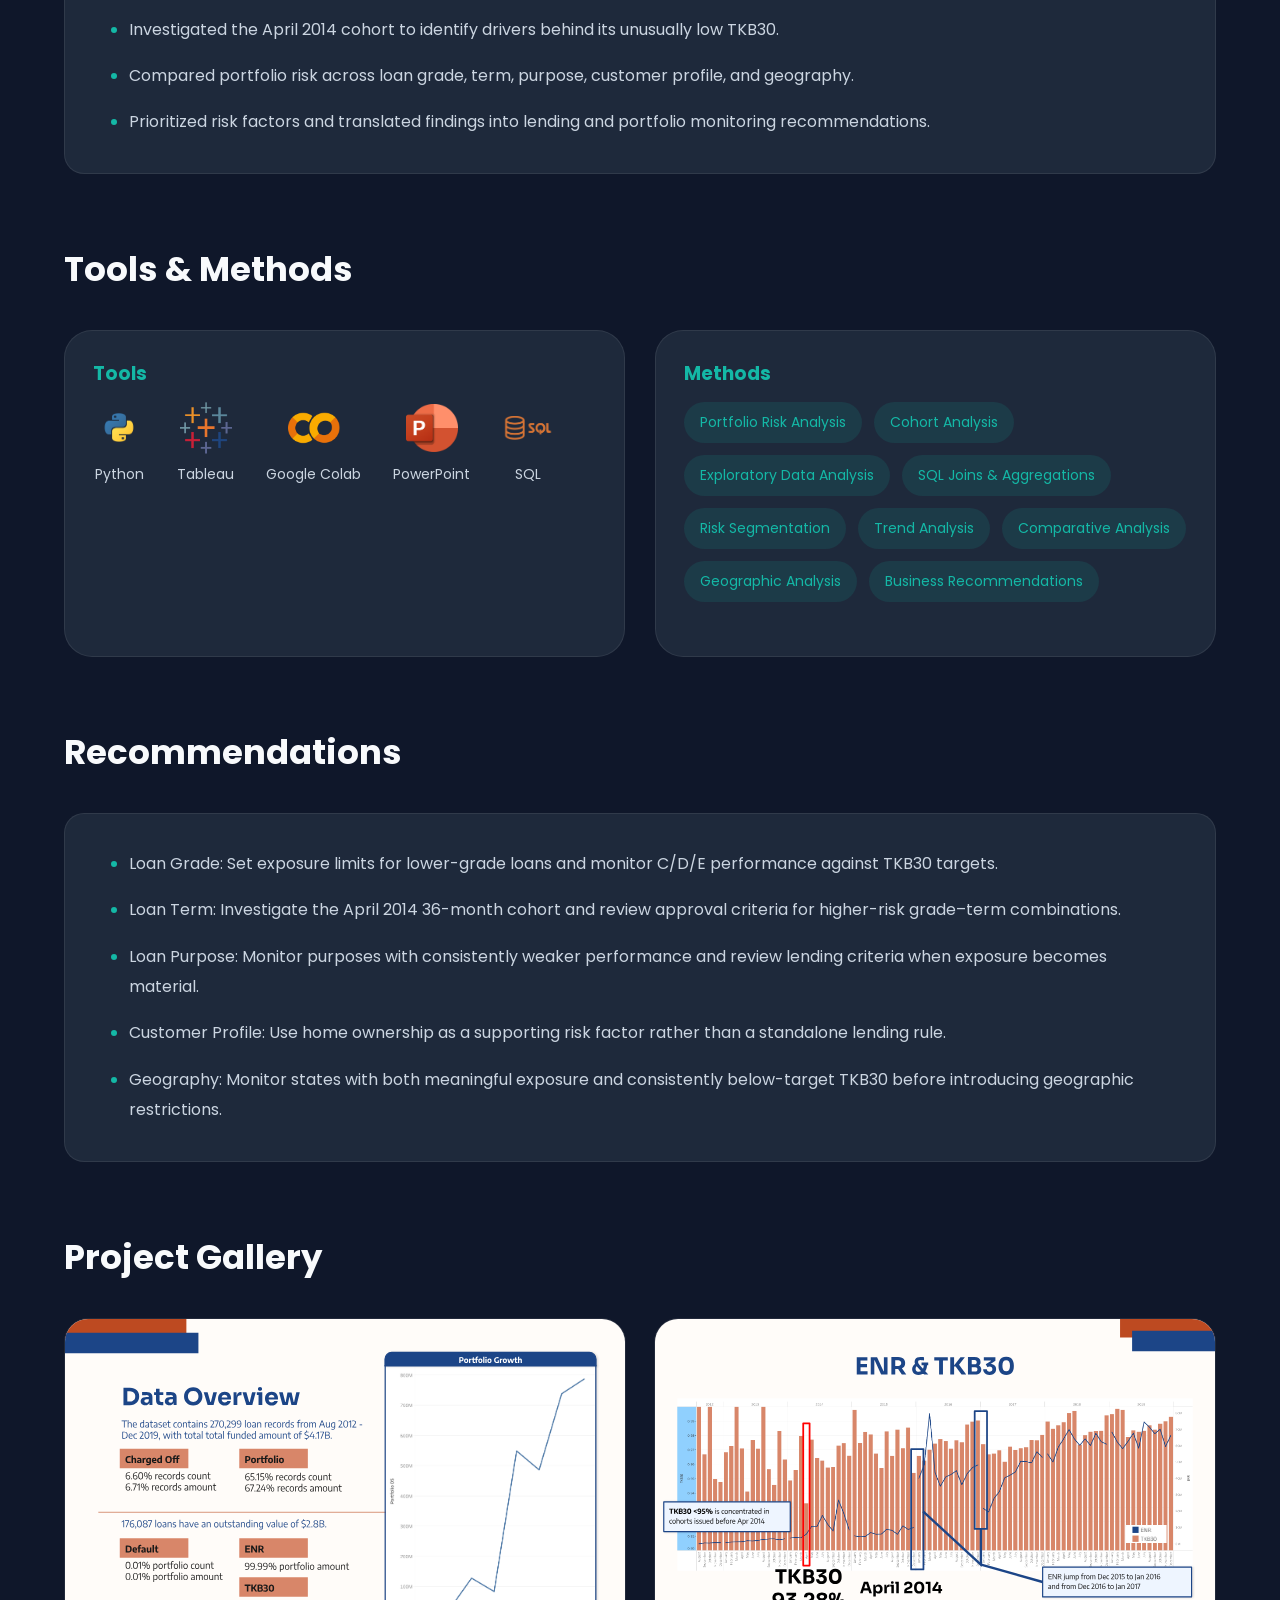
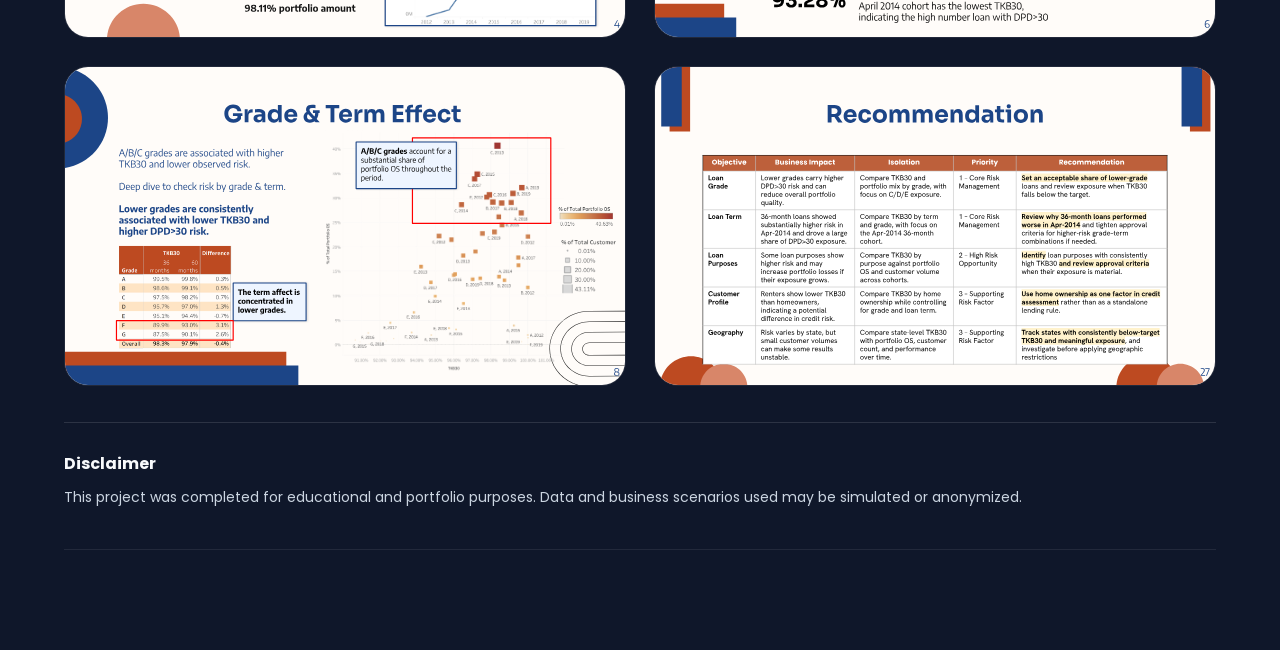
<file: projects/credit-portfolio.html>
<!DOCTYPE html>
<html lang="en">

<head>
    <meta charset="UTF-8">
    <meta name="viewport" content="width=device-width, initial-scale=1.0">

    <title>
        Credit Portfolio Risk Analysis
    </title>

    <link rel="preconnect" href="https://fonts.googleapis.com">

    <link rel="preconnect" href="https://fonts.gstatic.com" crossorigin>

    <link href="https://fonts.googleapis.com/css2?family=Poppins:wght@300;400;500;600;700&display=swap"
        rel="stylesheet">

    <link rel="stylesheet" href="../style.css">

</head>

<body>

    <section class="project-detail">

        <div class="container">

            <!-- BACK BUTTON -->

            <a href="../index.html#projects" class="back-link">
                ← Back to Portfolio
            </a>

            <!-- HERO -->

            <h1 class="project-title">
                Credit Portfolio Risk Analysis
            </h1>

            <div class="project-hero">

                <div class="hero-content">

                    <p class="project-summary">
                        Analyzed a $4.17B loan portfolio to identify key risk drivers, investigate poor-performing
                        cohorts, and recommend improvements to lending and portfolio monitoring.
                    </p>

                    <div class="hero-actions">

                        <a href="https://drive.google.com/file/d/1Z_2343V3oRsnsbZNwCUN_R3crJxNw-bR/view?usp=sharing"
                            target="_blank" class="hero-link">
                            View Full Presentation →
                        </a>

                    </div>

                    <div class="hero-tags">
                        <span>Credit Risk</span>
                        <span>Loan Analysis</span>
                        <span>Lending Strategy</span>
                    </div>

                    <div class="project-meta">
                        <span>🕒 Project Duration: 1 Week</span>
                        <span>•</span>
                        <span>Individual Project</span>
                    </div>

                </div>

                <div class="project-hero-image">
                    <img src="../assets/credit-portfolio.svg" alt="Credit Portfolio Risk Analysis">
                </div>

            </div>

            <!-- PROJECT OVERVIEW -->

            <div class="detail-section">

                <h2>
                    Project Overview
                </h2>

                <div class="overview-grid">

                    <div class="overview-card">

                        <h3>
                            Summary / Context
                        </h3>

                        <p>
                            RevoFin wanted to understand the main drivers of loan portfolio risk and identify
                            opportunities to improve lending practices. The analysis examined loan performance across
                            cohorts, grades, terms, purposes, customer profiles, and geographic areas.
                        </p>

                    </div>

                    <div class="overview-card">

                        <h3>
                            Goals
                        </h3>

                        <p>
                            Assess portfolio performance, identify the strongest risk indicators, investigate
                            poor-performing cohorts, and translate the findings into practical lending recommendations.
                        </p>

                    </div>

                    <div class="overview-card">

                        <h3>
                            Process
                        </h3>

                        <p>
                            Analyzed 270,299 loan records in SQL, defined portfolio risk metrics, reviewed performance
                            trends, investigated the April 2014 anomaly, and compared risk across loan and customer
                            characteristics.
                        </p>

                    </div>

                    <div class="overview-card">

                        <h3>
                            Output
                        </h3>

                        <p>
                            Identified loan grade as the clearest risk discriminator and highlighted the April 2014
                            cohort as a major portfolio anomaly. The analysis also found risk differences across loan
                            terms, purposes, home ownership, and geography, leading to prioritized monitoring and
                            lending recommendations.
                        </p>

                    </div>

                </div>

            </div>

            <!-- KEY RESPONSIBILITIES -->

            <div class="detail-section">

                <h2>
                    Key Responsibilities
                </h2>

                <div class="responsibility-list">

                    <div class="responsibility-item">
                        <ul>
                            <li>
                                Defined portfolio risk metrics, including TKB30, ENR, and outstanding DPD >30 exposure.
                            </li>

                            <li>
                                Analyzed 270,299 loan records to assess portfolio growth and performance trends.
                            </li>

                            <li>
                                Investigated the April 2014 cohort to identify drivers behind its unusually low TKB30.
                            </li>

                            <li>
                                Compared portfolio risk across loan grade, term, purpose, customer profile, and
                                geography.
                            </li>

                            <li>
                                Prioritized risk factors and translated findings into lending and portfolio monitoring
                                recommendations.
                            </li>

                        </ul>

                    </div>

                </div>

            </div>

            <!-- TOOLS & METHODS -->

            <div class="detail-section">

                <h2>
                    Tools & Methods
                </h2>

                <div class="overview-grid">

                    <div class="overview-card">

                        <h3>
                            Tools
                        </h3>

                        <div class="tools-grid">

                            <div class="tool-item">
                                <img src="../assets/icon_python.png" alt="Python">
                                <span>Python</span>
                            </div>

                            <div class="tool-item">
                                <img src="../assets/icon_tableau.png" alt="Tableau">
                                <span>Tableau</span>
                            </div>

                            <div class="tool-item">
                                <img src="../assets/icon_googlecolab.png" alt="Google Colab">
                                <span>Google Colab</span>
                            </div>

                            <div class="tool-item">
                                <img src="../assets/icon_ppt.png" alt="PowerPoint">
                                <span>PowerPoint</span>
                            </div>

                            <div class="tool-item">
                                <img src="../assets/icon_sql.png" alt="SQL">
                                <span>SQL</span>
                            </div>

                        </div>

                    </div>

                    <div class="overview-card">

                        <h3>
                            Methods
                        </h3>

                        <div class="tags">
                            <span>Portfolio Risk Analysis</span>
                            <span>Cohort Analysis</span>
                            <span>Exploratory Data Analysis</span>
                            <span>SQL Joins & Aggregations</span>
                            <span>Risk Segmentation</span>
                            <span>Trend Analysis</span>
                            <span>Comparative Analysis</span>
                            <span>Geographic Analysis</span>
                            <span>Business Recommendations</span>
                        </div>

                    </div>

                </div>

            </div>

            <!-- RECOMMENDATIONS -->

            <div class="detail-section">

                <h2>
                    Recommendations
                </h2>

                <div class="responsibility-list">

                    <div class="responsibility-item">

                        <ul>

                            <li>
                                Loan Grade: Set exposure limits for lower-grade loans and monitor C/D/E performance
                                against
                                TKB30 targets.
                            </li>

                            <li>
                                Loan Term: Investigate the April 2014 36-month cohort and review approval criteria for
                                higher-risk grade–term combinations.
                            </li>

                            <li>
                                Loan Purpose: Monitor purposes with consistently weaker performance and review lending
                                criteria when exposure becomes material.
                            </li>

                            <li>
                                Customer Profile: Use home ownership as a supporting risk factor rather than a
                                standalone
                                lending rule.
                            </li>

                            <li>
                                Geography: Monitor states with both meaningful exposure and consistently below-target
                                TKB30
                                before introducing geographic restrictions.
                            </li>

                        </ul>

                    </div>

                </div>

            </div>

            <!-- PROJECT GALLERY -->

            <div class="detail-section">

                <h2>
                    Project Gallery
                </h2>

                <div class="visual-grid">

                    <!-- Image 1 -->

                    <div class="visual-card">

                        <img src="../assets/credit-portfolio-data-overview.svg" alt="Portfolio Overview">

                        <div class="visual-overlay">
                            <h3>Portfolio Overview</h3>
                            <p>
                                Reviewed portfolio size, loan status, funded amount, and overall repayment performance
                                across 270,299 loan records.
                            </p>
                        </div>

                    </div>

                    <!-- Image 2 -->

                    <div class="visual-card">

                        <img src="../assets/credit-portfolio-tkb30.svg" alt="The April 2014 Anomaly">

                        <div class="visual-overlay">
                            <h3>The April 2014 Anomaly</h3>
                            <p>
                                Identified April 2014 as the weakest cohort, with elevated DPD >30 exposure and a TKB30
                                of 93.28%.
                            </p>
                        </div>

                    </div>

                    <!-- Image 3 -->

                    <div class="visual-card">

                        <img src="../assets/credit-portfolio-loan-grade.svg" alt="Loan Grade as a Risk Driver">

                        <div class="visual-overlay">
                            <h3>Loan Grade as a Risk Driver</h3>
                            <p>
                                Found that lower loan grades consistently showed weaker TKB30 performance, making grade
                                the clearest risk indicator in the portfolio.
                            </p>
                        </div>

                    </div>

                    <!-- Image 4 -->

                    <div class="visual-card">

                        <img src="../assets/credit-portfolio-recommendations.svg" alt="Lending Recommendations">

                        <div class="visual-overlay">
                            <h3>Lending Recommendations</h3>
                            <p>
                                Prioritized loan grade, term, purpose, customer profile, and geography to support more
                                focused portfolio monitoring and lending decisions.
                            </p>
                        </div>

                    </div>

                </div> <!-- visual-grid -->

                <!-- Disclaimer -->

                <div class="project-disclaimer">
                    <h3>Disclaimer</h3>
                    <p>
                        This project was completed for educational and portfolio purposes.
                        Data and business scenarios used may be simulated or anonymized.
                    </p>
                </div>

            </div> <!-- detail-section -->

        </div> <!-- container -->

    </section>

</body>

</html>
</file>
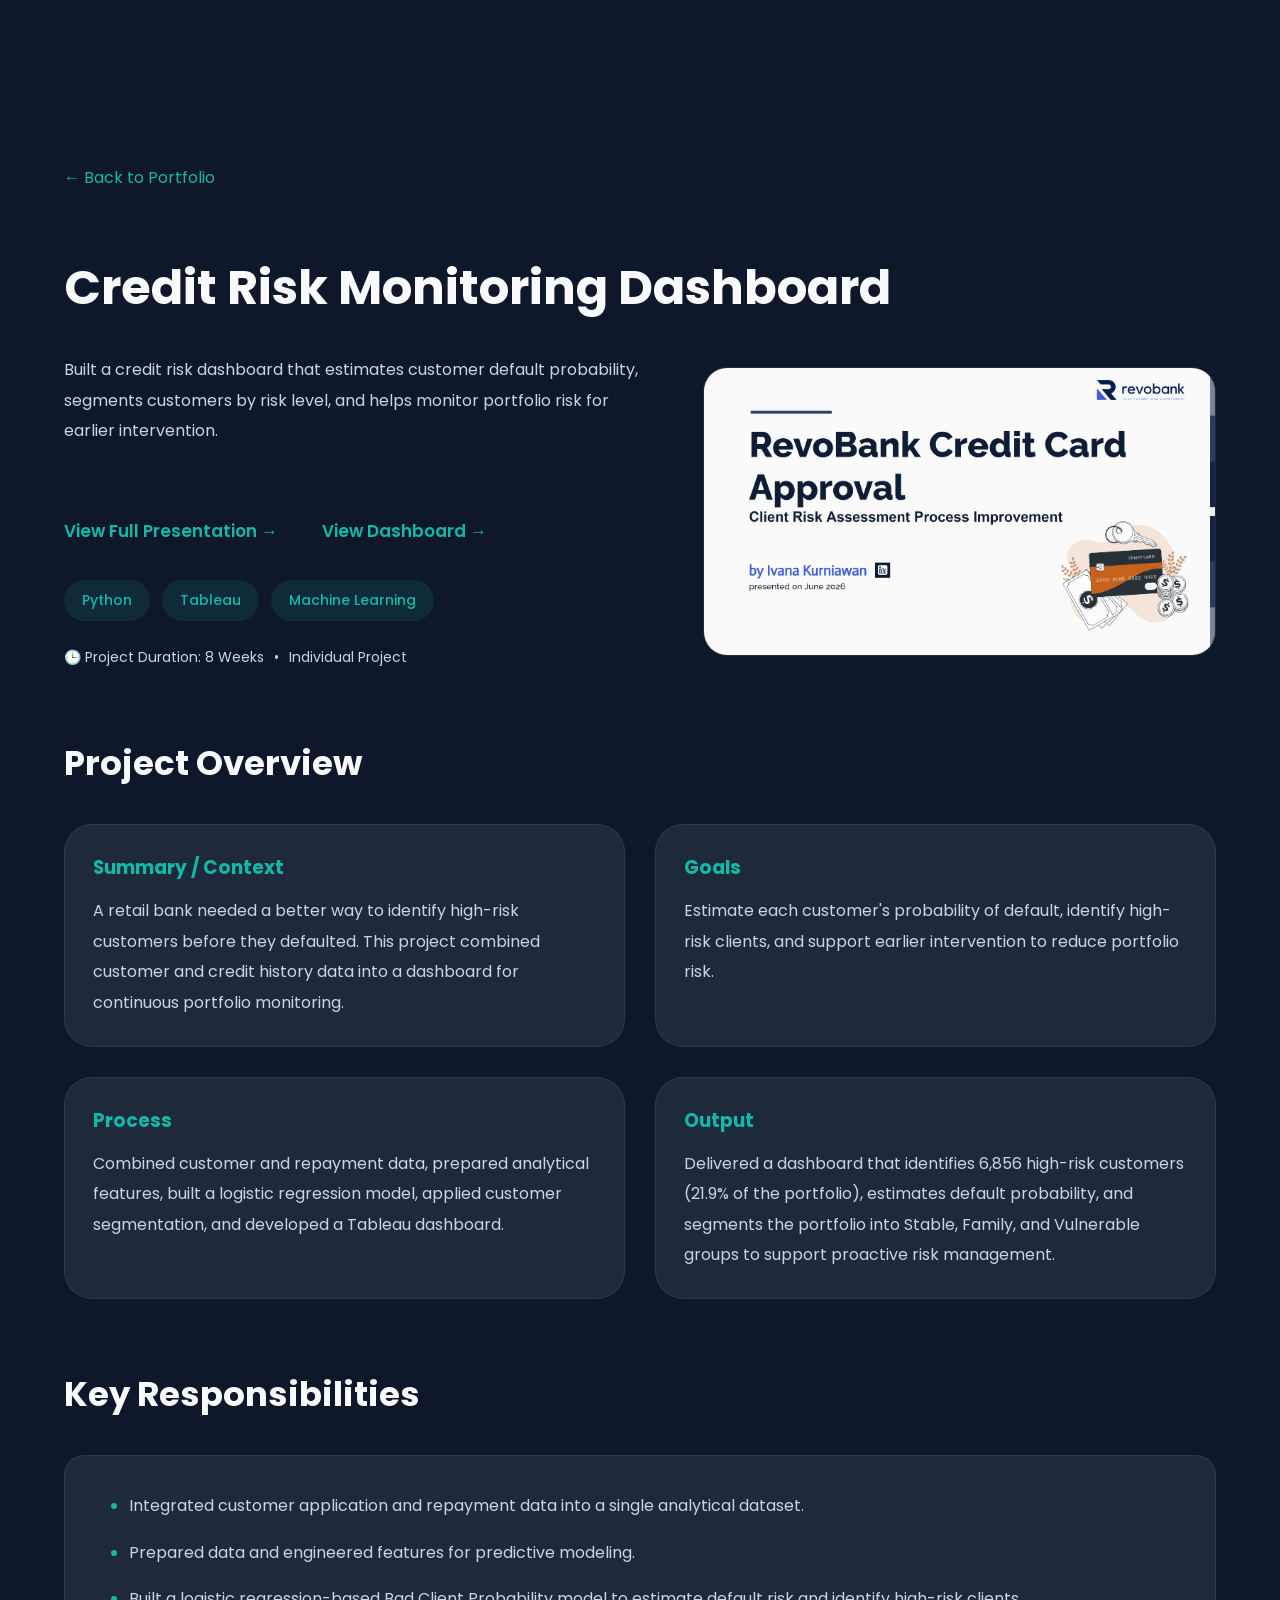
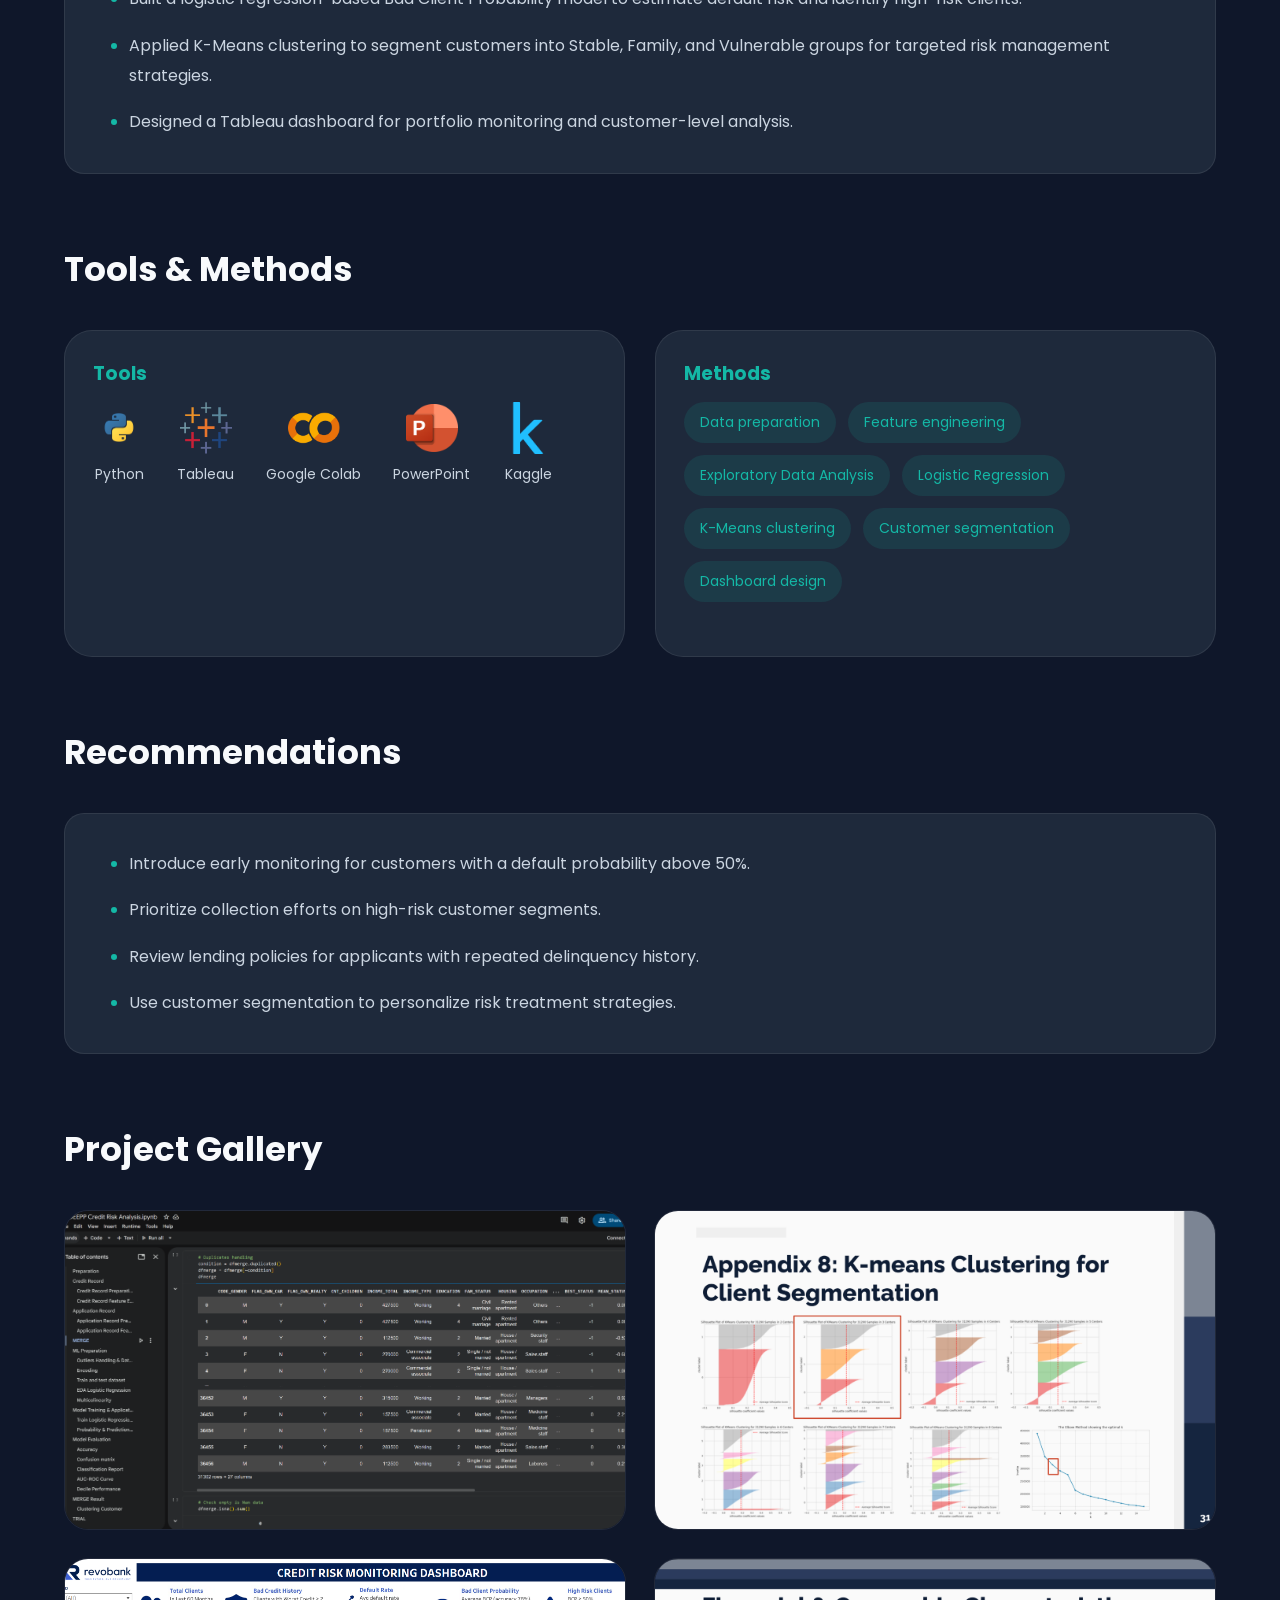
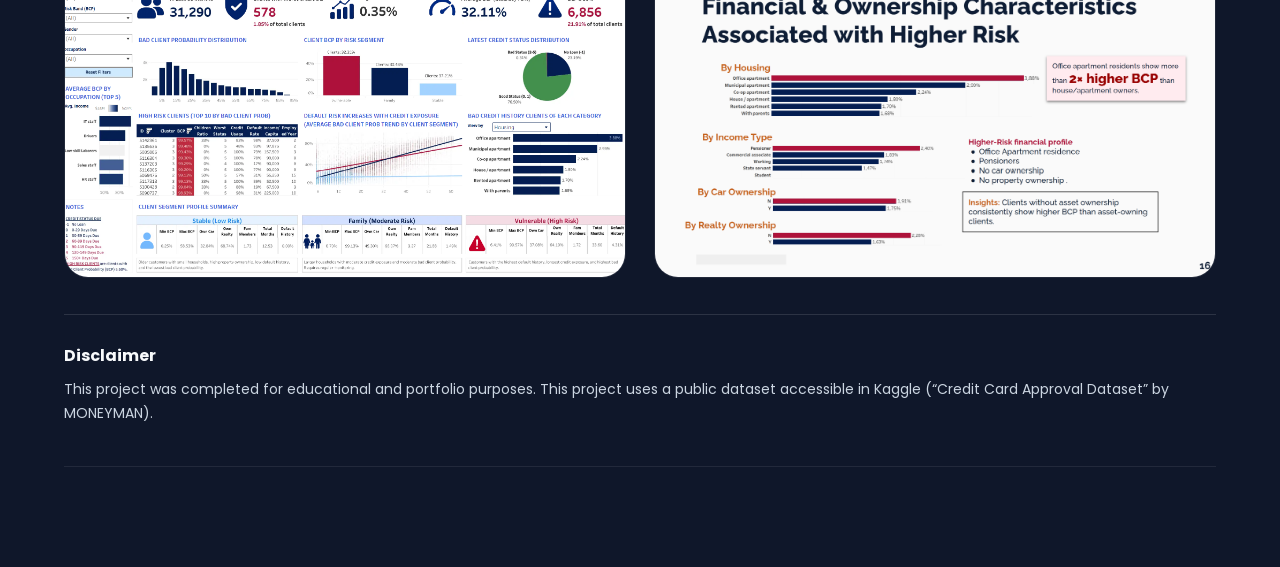
<file: projects/credit-risk.html>
<!DOCTYPE html>
<html lang="en">

<head>
  <meta charset="UTF-8">
  <meta name="viewport" content="width=device-width, initial-scale=1.0">

  <title>
    Credit Risk Monitoring Dashboard
  </title>

  <link rel="preconnect" href="https://fonts.googleapis.com">

  <link rel="preconnect" href="https://fonts.gstatic.com" crossorigin>

  <link href="https://fonts.googleapis.com/css2?family=Poppins:wght@300;400;500;600;700&display=swap" rel="stylesheet">

  <link rel="stylesheet" href="../style.css">

</head>

<body>

  <section class="project-detail">

    <div class="container">

      <!-- BACK BUTTON -->

      <a href="../index.html#projects" class="back-link">
        ← Back to Portfolio
      </a>

      <!-- HERO -->

      <h1 class="project-title">
        Credit Risk Monitoring Dashboard
      </h1>

      <div class="project-hero">

        <div class="hero-content">

          <p class="project-summary">
            Built a credit risk dashboard that estimates customer default probability, segments customers by risk level,
            and helps monitor portfolio risk for earlier intervention.
          </p>

          <div class="hero-actions">

            <a href="https://drive.google.com/file/d/1ky5l2yqbU7ygbcqlkFP7PPQX5q-RDTGH/view?usp=sharing" target="_blank"
              class="hero-link">
              View Full Presentation →
            </a>

            <a href="https://public.tableau.com/views/IvanaKurniawan-RevobankCredit/Revobank?:language=en-US&:sid=&:redirect=auth&:display_count=n&:origin=viz_share_link"
              target="_blank" class="hero-link">
              View Dashboard →
            </a>

          </div>

          <div class="hero-tags">
            <span>Python</span>
            <span>Tableau</span>
            <span>Machine Learning</span>
          </div>

          <div class="project-meta">
            <span>🕒 Project Duration: 8 Weeks</span>
            <span>•</span>
            <span>Individual Project</span>
          </div>

        </div>

        <div class="project-hero-image">
          <img src="../assets/credit-risk.png" alt="Credit Risk Monitoring Dashboard">
        </div>

      </div>

      <!-- PROJECT OVERVIEW -->

      <div class="detail-section">

        <h2>
          Project Overview
        </h2>

        <div class="overview-grid">

          <div class="overview-card">

            <h3>
              Summary / Context
            </h3>

            <p>
              A retail bank needed a better way to identify high-risk customers before they defaulted. This project
              combined customer and credit history data into a dashboard for continuous portfolio monitoring.
            </p>

          </div>

          <div class="overview-card">

            <h3>
              Goals
            </h3>

            <p>
              Estimate each customer's probability of default, identify high-risk clients, and support earlier
              intervention to reduce portfolio risk.
            </p>

          </div>

          <div class="overview-card">

            <h3>
              Process
            </h3>

            <p>
              Combined customer and repayment data, prepared analytical features, built a logistic regression model,
              applied customer segmentation, and developed a Tableau dashboard.
            </p>

          </div>

          <div class="overview-card">

            <h3>
              Output
            </h3>

            <p>
              Delivered a dashboard that identifies 6,856 high-risk customers (21.9% of the portfolio), estimates
              default probability, and segments the portfolio into Stable, Family, and Vulnerable groups to support
              proactive risk management.
            </p>

          </div>

        </div>

      </div>

      <!-- KEY RESPONSIBILITIES -->

      <div class="detail-section">

        <h2>
          Key Responsibilities
        </h2>

        <div class="responsibility-list">

          <div class="responsibility-item">
            <ul>
              <li>
                Integrated customer application and repayment data into a single analytical dataset.
              </li>

              <li>
                Prepared data and engineered features for predictive modeling.
              </li>

              <li>
                Built a logistic regression-based Bad Client Probability model to estimate default risk and identify
                high-risk clients.
              </li>

              <li>
                Applied K-Means clustering to segment customers into Stable, Family, and Vulnerable groups for targeted
                risk management strategies.
              </li>

              <li>
                Designed a Tableau dashboard for portfolio monitoring and customer-level analysis.
              </li>

            </ul>

          </div>

        </div>

      </div>

      <!-- TOOLS & METHODS -->

      <div class="detail-section">

        <h2>
          Tools & Methods
        </h2>

        <div class="overview-grid">

          <div class="overview-card">

            <h3>
              Tools
            </h3>

            <div class="tools-grid">

              <div class="tool-item">
                <img src="../assets/icon_python.png" alt="Python">
                <span>Python</span>
              </div>

              <div class="tool-item">
                <img src="../assets/icon_tableau.png" alt="Tableau">
                <span>Tableau</span>
              </div>

              <div class="tool-item">
                <img src="../assets/icon_googlecolab.png" alt="Google Colab">
                <span>Google Colab</span>
              </div>

              <div class="tool-item">
                <img src="../assets/icon_ppt.png" alt="PowerPoint">
                <span>PowerPoint</span>
              </div>

              <div class="tool-item">
                <img src="../assets/icon_kaggle.png" alt="Kaggle">
                <span>Kaggle</span>
              </div>

            </div>

          </div>

          <div class="overview-card">

            <h3>
              Methods
            </h3>

            <div class="tags">
              <span>Data preparation</span>
              <span>Feature engineering</span>
              <span>Exploratory Data Analysis</span>
              <span>Logistic Regression</span>
              <span>K-Means clustering</span>
              <span>Customer segmentation</span>
              <span>Dashboard design</span>
            </div>

          </div>

        </div>

      </div>

      <!-- RECOMMENDATIONS -->

      <div class="detail-section">

        <h2>
          Recommendations
        </h2>

        <div class="responsibility-list">

          <div class="responsibility-item">

            <ul>

              <li>
                Introduce early monitoring for customers with a default probability above 50%.
              </li>

              <li>
                Prioritize collection efforts on high-risk customer segments.
              </li>

              <li>
                Review lending policies for applicants with repeated delinquency history.
              </li>

              <li>
                Use customer segmentation to personalize risk treatment strategies.
              </li>

            </ul>

          </div>

        </div>

      </div>

      <!-- PROJECT GALLERY -->

      <div class="detail-section">

        <h2>
          Project Gallery
        </h2>

        <div class="visual-grid">

          <!-- Image 1 -->

          <div class="visual-card">

            <img src="../assets/credit-risk-googlecolab.png" alt="Data Preparation">

            <div class="visual-overlay">
              <h3>Data Preparation</h3>
              <p>
                Combined customer application and credit history data, cleaned duplicates, engineered features, and
                prepared the dataset for predictive modeling.
              </p>
            </div>

          </div>

          <!-- Image 2 -->

          <div class="visual-card">

            <img src="../assets/credit-risk-clustering.png" alt="Customer Segmentation">

            <div class="visual-overlay">
              <h3>Customer Segmentation</h3>
              <p>
                Evaluated multiple clustering options using the Elbow Method and Silhouette Score before selecting the
                optimal customer segments for risk profiling.
              </p>
            </div>

          </div>

          <!-- Image 3 -->

          <div class="visual-card">

            <img src="../assets/credit-risk-dashboard.png" alt="Executive Dashboard">

            <div class="visual-overlay">
              <h3>Executive Dashboard</h3>
              <p>
                Designed a Tableau dashboard to monitor portfolio risk, identify high-risk customers, and support
                data-driven credit decisions.
              </p>
            </div>

          </div>

          <!-- Image 4 -->

          <div class="visual-card">

            <img src="../assets/credit-risk-eda.png" alt="Risk Factor Insights">

            <div class="visual-overlay">
              <h3>Risk Factor Insights</h3>
              <p>
                Analyzed customer characteristics associated with higher default risk, helping identify key factors for
                portfolio monitoring and lending decisions.
              </p>
            </div>

          </div>

        </div> <!-- visual-grid -->

        <!-- Disclaimer -->

        <div class="project-disclaimer">
          <h3>Disclaimer</h3>
          <p>
            This project was completed for educational and portfolio purposes.
            This project uses a public dataset accessible in Kaggle (“Credit Card Approval Dataset” by MONEYMAN).
          </p>
        </div>

      </div> <!-- detail-section -->

    </div> <!-- container -->

  </section>

</body>

</html>
</file>
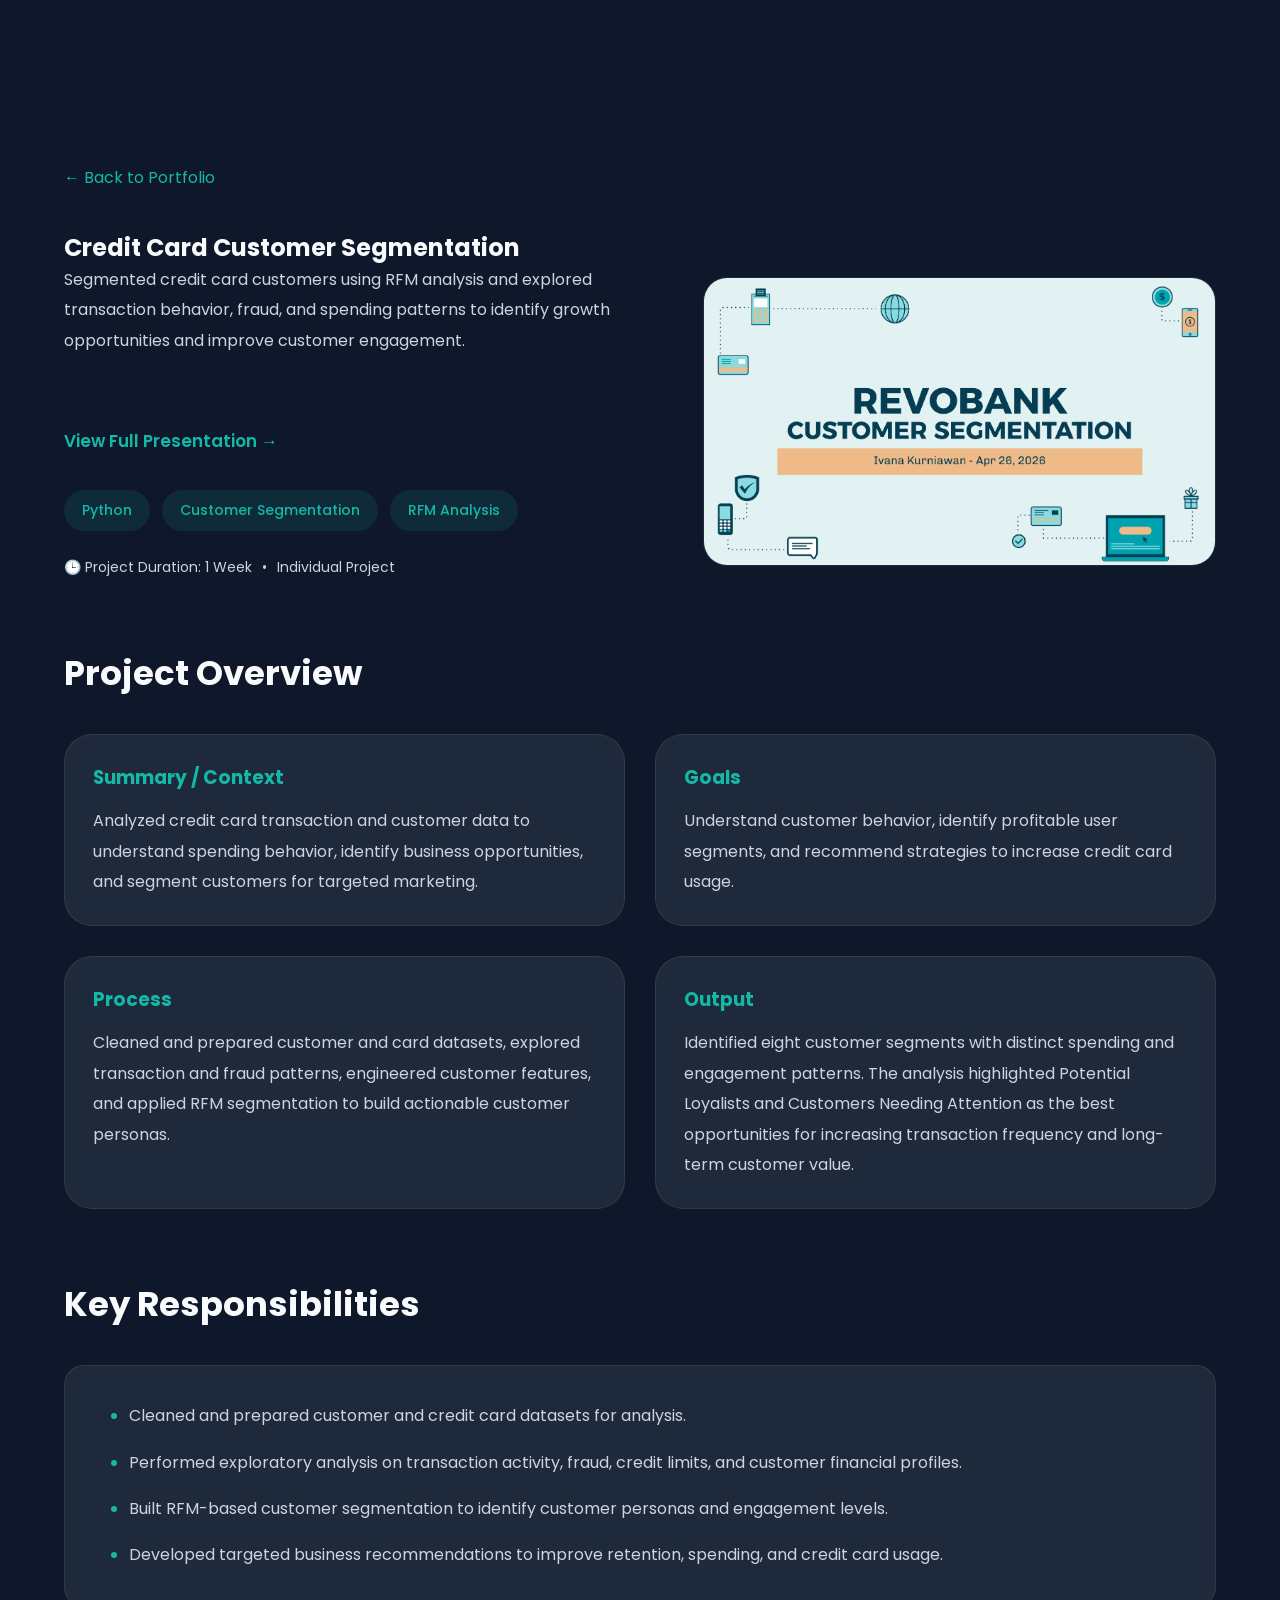
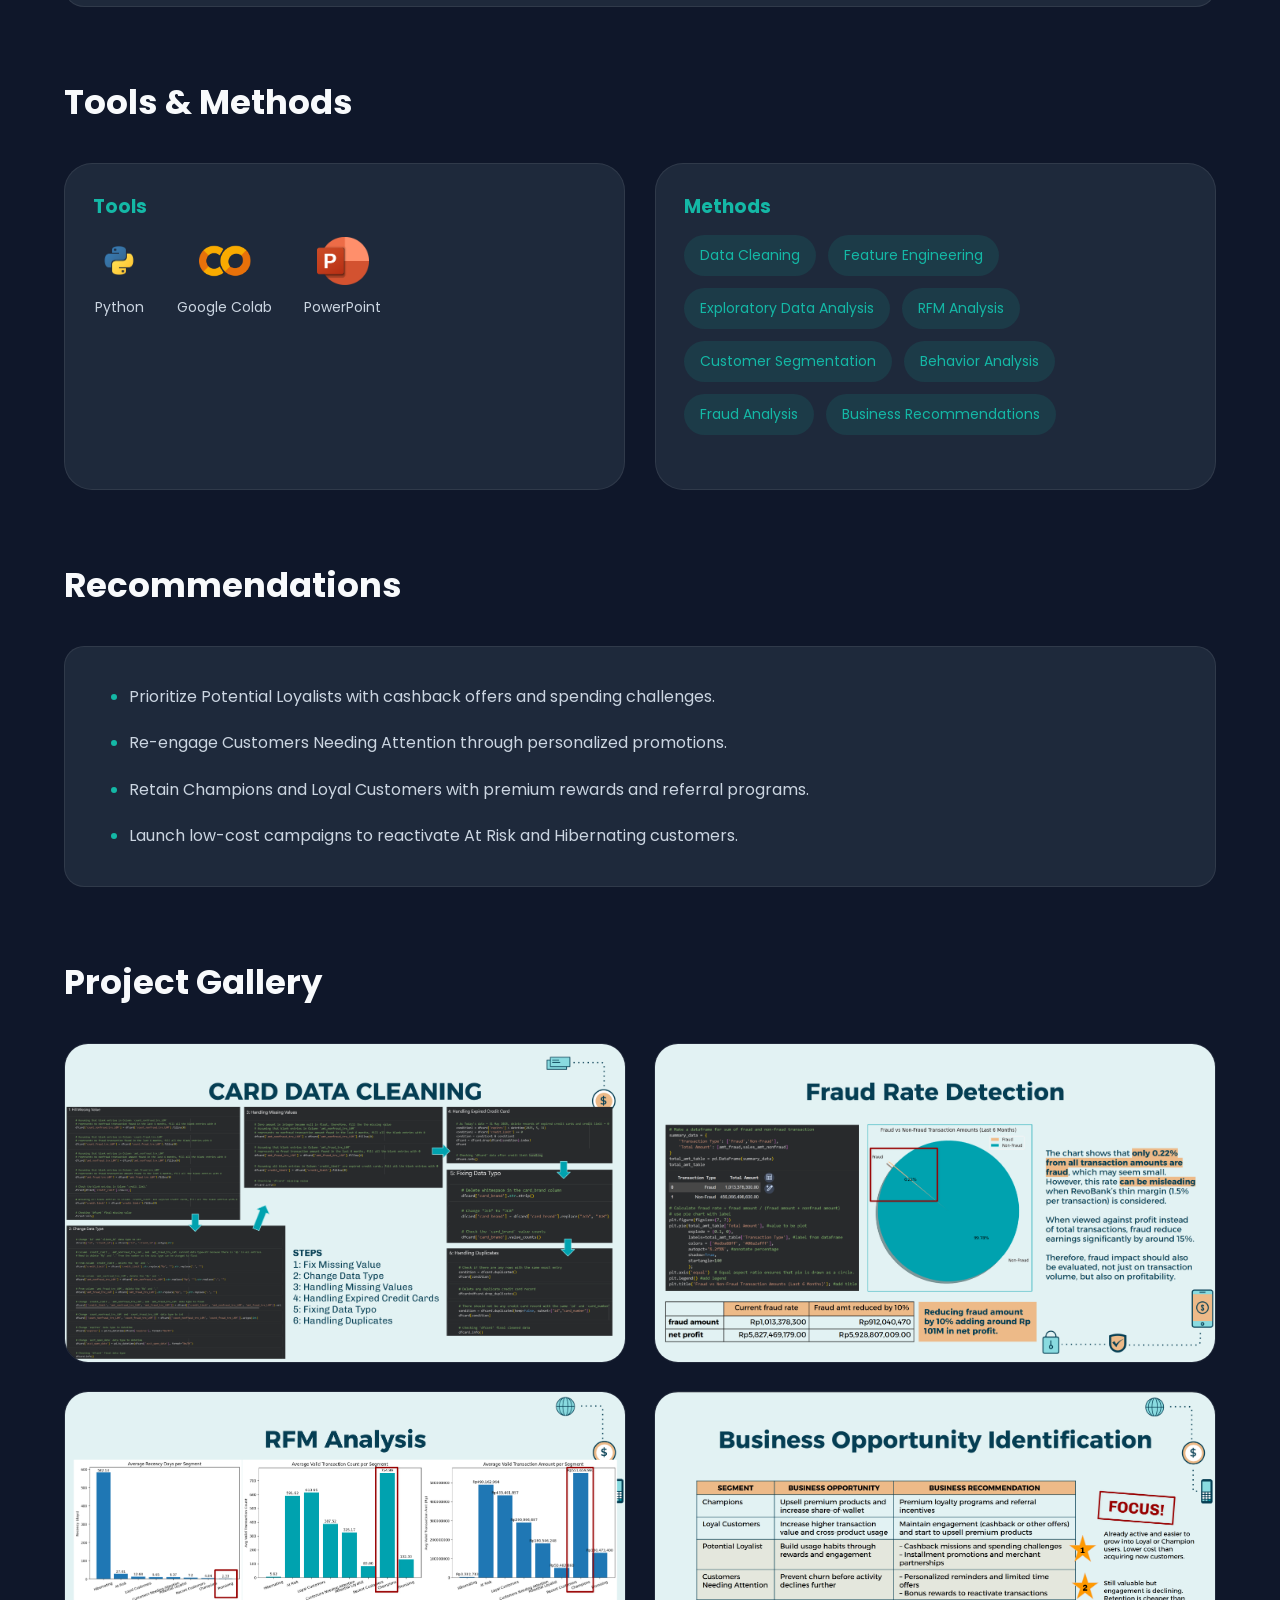
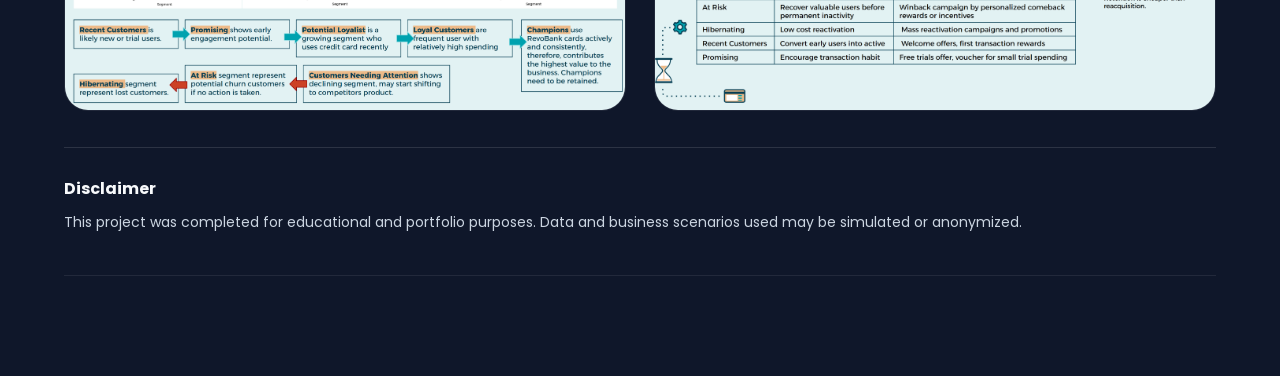
<file: projects/cust-segmentation.html>
<!DOCTYPE html>
<html lang="en">

<head>
  <meta charset="UTF-8">
  <meta name="viewport" content="width=device-width, initial-scale=1.0">

  <title>
    Credit Card Customer Segmentation
  </title>

  <link rel="preconnect" href="https://fonts.googleapis.com">

  <link rel="preconnect" href="https://fonts.gstatic.com" crossorigin>

  <link href="https://fonts.googleapis.com/css2?family=Poppins:wght@300;400;500;600;700&display=swap" rel="stylesheet">

  <link rel="stylesheet" href="../style.css">

</head>

<body>

  <section class="project-detail">

    <div class="container">

      <!-- BACK BUTTON -->

      <a href="../index.html#projects" class="back-link">
        ← Back to Portfolio
      </a>

      <!-- HERO -->

      <h1>
        Credit Card Customer Segmentation
      </h1>

      <div class="project-hero">

        <div class="hero-content">

          <p class="project-summary">
            Segmented credit card customers using RFM analysis and explored transaction behavior, fraud, and spending
            patterns to identify growth opportunities and improve customer engagement.
          </p>

          <div class="hero-actions">

            <a href="https://drive.google.com/file/d/1Ecnf2REWM7NedbcQ1rr4EmYHC6YYk6Nl/view?usp=sharing" target="_blank"
              class="hero-link">
              View Full Presentation →
            </a>

          </div>

          <div class="hero-tags">
            <span>Python</span>
            <span>Customer Segmentation</span>
            <span>RFM Analysis</span>
          </div>

          <div class="project-meta">
            <span>🕒 Project Duration: 1 Week</span>
            <span>•</span>
            <span>Individual Project</span>
          </div>

        </div>

        <div class="project-hero-image">
          <img src="../assets/cust-segmentation.png" alt="Credit Card Customer Segmentation">
        </div>

      </div>

      <!-- PROJECT OVERVIEW -->

      <div class="detail-section">

        <h2>
          Project Overview
        </h2>

        <div class="overview-grid">

          <div class="overview-card">

            <h3>
              Summary / Context
            </h3>

            <p>
              Analyzed credit card transaction and customer data to understand spending behavior, identify business
              opportunities, and segment customers for targeted marketing.
            </p>

          </div>

          <div class="overview-card">

            <h3>
              Goals
            </h3>

            <p>
              Understand customer behavior, identify profitable user segments, and recommend strategies to increase
              credit card usage.
            </p>

          </div>

          <div class="overview-card">

            <h3>
              Process
            </h3>

            <p>
              Cleaned and prepared customer and card datasets, explored transaction and fraud patterns, engineered
              customer features, and applied RFM segmentation to build actionable customer personas.
            </p>

          </div>

          <div class="overview-card">

            <h3>
              Output
            </h3>

            <p>
              Identified eight customer segments with distinct spending and engagement patterns. The analysis
              highlighted Potential Loyalists and Customers Needing Attention as the best opportunities for increasing
              transaction frequency and long-term customer value.
            </p>

          </div>

        </div>

      </div>

      <!-- KEY RESPONSIBILITIES -->

      <div class="detail-section">

        <h2>
          Key Responsibilities
        </h2>

        <div class="responsibility-list">

          <div class="responsibility-item">
            <ul>
              <li>
                Cleaned and prepared customer and credit card datasets for analysis.
              </li>

              <li>
                Performed exploratory analysis on transaction activity, fraud, credit limits, and customer financial
                profiles.
              </li>

              <li>
                Built RFM-based customer segmentation to identify customer personas and engagement levels.
              </li>

              <li>
                Developed targeted business recommendations to improve retention, spending, and credit card usage.
              </li>
            </ul>

          </div>

        </div>

      </div>

      <!-- TOOLS & METHODS -->

      <div class="detail-section">

        <h2>
          Tools & Methods
        </h2>

        <div class="overview-grid">

          <div class="overview-card">

            <h3>
              Tools
            </h3>

            <div class="tools-grid">

              <div class="tool-item">
                <img src="../assets/icon_python.png" alt="Python">
                <span>Python</span>
              </div>

              <div class="tool-item">
                <img src="../assets/icon_googlecolab.png" alt="Google Colab">
                <span>Google Colab</span>
              </div>

              <div class="tool-item">
                <img src="../assets/icon_ppt.png" alt="PowerPoint">
                <span>PowerPoint</span>
              </div>

            </div>

          </div>

          <div class="overview-card">

            <h3>
              Methods
            </h3>

            <div class="tags">
              <span>Data Cleaning</span>
              <span>Feature Engineering</span>
              <span>Exploratory Data Analysis</span>
              <span>RFM Analysis</span>
              <span>Customer Segmentation</span>
              <span>Behavior Analysis</span>
              <span>Fraud Analysis</span>
              <span>Business Recommendations</span>
            </div>

          </div>

        </div>

      </div>

      <!-- RECOMMENDATIONS -->

      <div class="detail-section">

        <h2>
          Recommendations
        </h2>

        <div class="responsibility-list">

          <div class="responsibility-item">

            <ul>

              <li>
                Prioritize Potential Loyalists with cashback offers and spending challenges.
              </li>

              <li>
                Re-engage Customers Needing Attention through personalized promotions.
              </li>

              <li>
                Retain Champions and Loyal Customers with premium rewards and referral programs.
              </li>

              <li>
                Launch low-cost campaigns to reactivate At Risk and Hibernating customers.
              </li>

            </ul>

          </div>

        </div>

      </div>

      <!-- PROJECT GALLERY -->

      <div class="detail-section">

        <h2>
          Project Gallery
        </h2>

        <div class="visual-grid">

          <!-- Image 1 -->

          <div class="visual-card">

            <img src="../assets/cust-segmentation-data-cleaning.png" alt="Data Cleaning">

            <div class="visual-overlay">
              <h3>Data Cleaning</h3>
              <p>
                Prepared customer and card data by handling missing values, correcting data types, removing duplicates,
                and creating analytical features.
              </p>
            </div>

          </div>

          <!-- Image 2 -->

          <div class="visual-card">

            <img src="../assets/cust-segmentation-fraud-impact.png" alt="Fraud Impact">

            <div class="visual-overlay">
              <h3>Fraud Impact Analysis</h3>
              <p>
                Measured how fraud reduces overall profitability and identified the potential financial impact of
                improving fraud prevention.
              </p>
            </div>

          </div>

          <!-- Image 3 -->

          <div class="visual-card">

            <img src="../assets/cust-segmentation-category.png" alt="RFM Customer Segmentation">

            <div class="visual-overlay">
              <h3>RFM Customer Segmentation</h3>
              <p>
                Segmented customers into eight groups based on recency, frequency, and spending to understand engagement
                and customer value.
              </p>
            </div>

          </div>

          <!-- Image 4 -->

          <div class="visual-card">

            <img src="../assets/cust-segmentation-opportunity.png" alt="Segment-Based Growth Strategy">

            <div class="visual-overlay">
              <h3>Segment-Based Growth Strategy</h3>
              <p>
                Matched each customer segment with targeted marketing and retention strategies to increase credit card
                usage.
              </p>
            </div>

          </div>

        </div> <!-- visual-grid -->

        <!-- Disclaimer -->

        <div class="project-disclaimer">
          <h3>Disclaimer</h3>
          <p>
            This project was completed for educational and portfolio purposes.
            Data and business scenarios used may be simulated or anonymized.
          </p>
        </div>

      </div> <!-- detail-section -->

    </div> <!-- container -->

  </section>

</body>

</html>
</file>
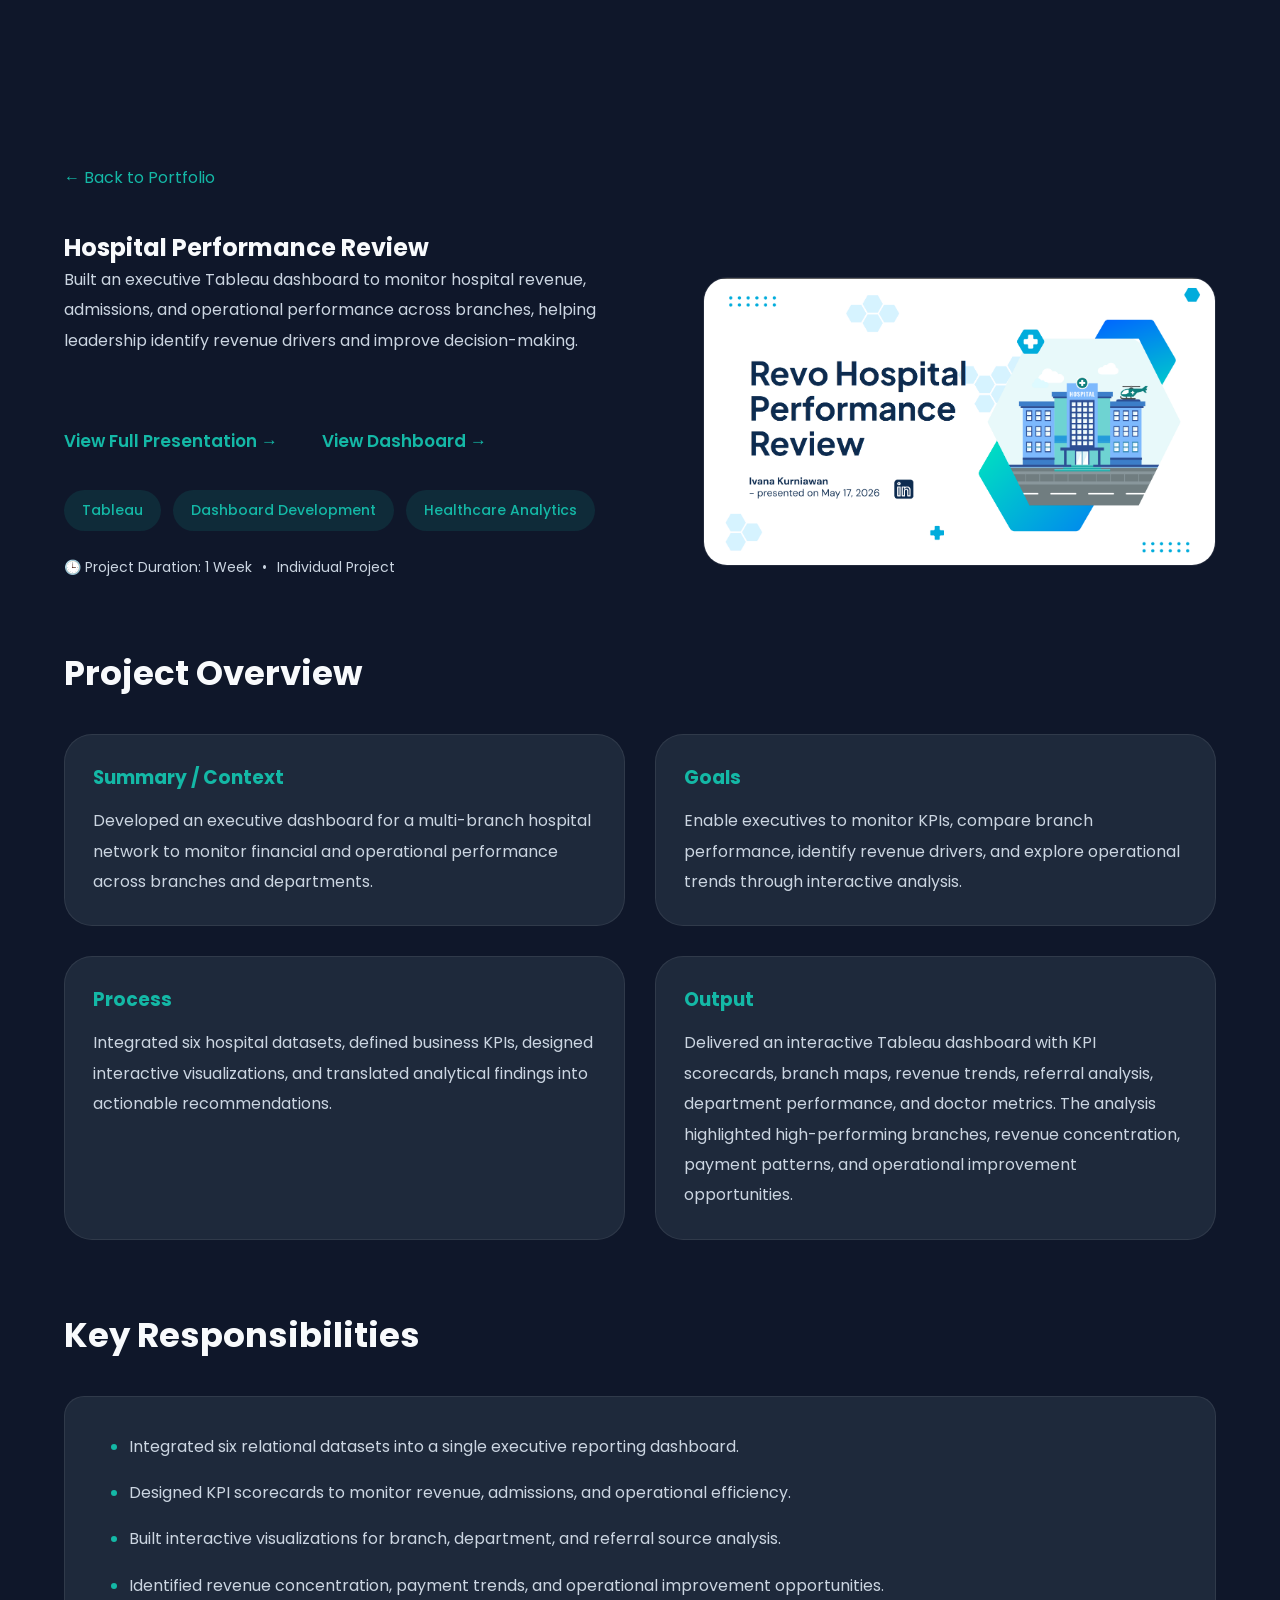
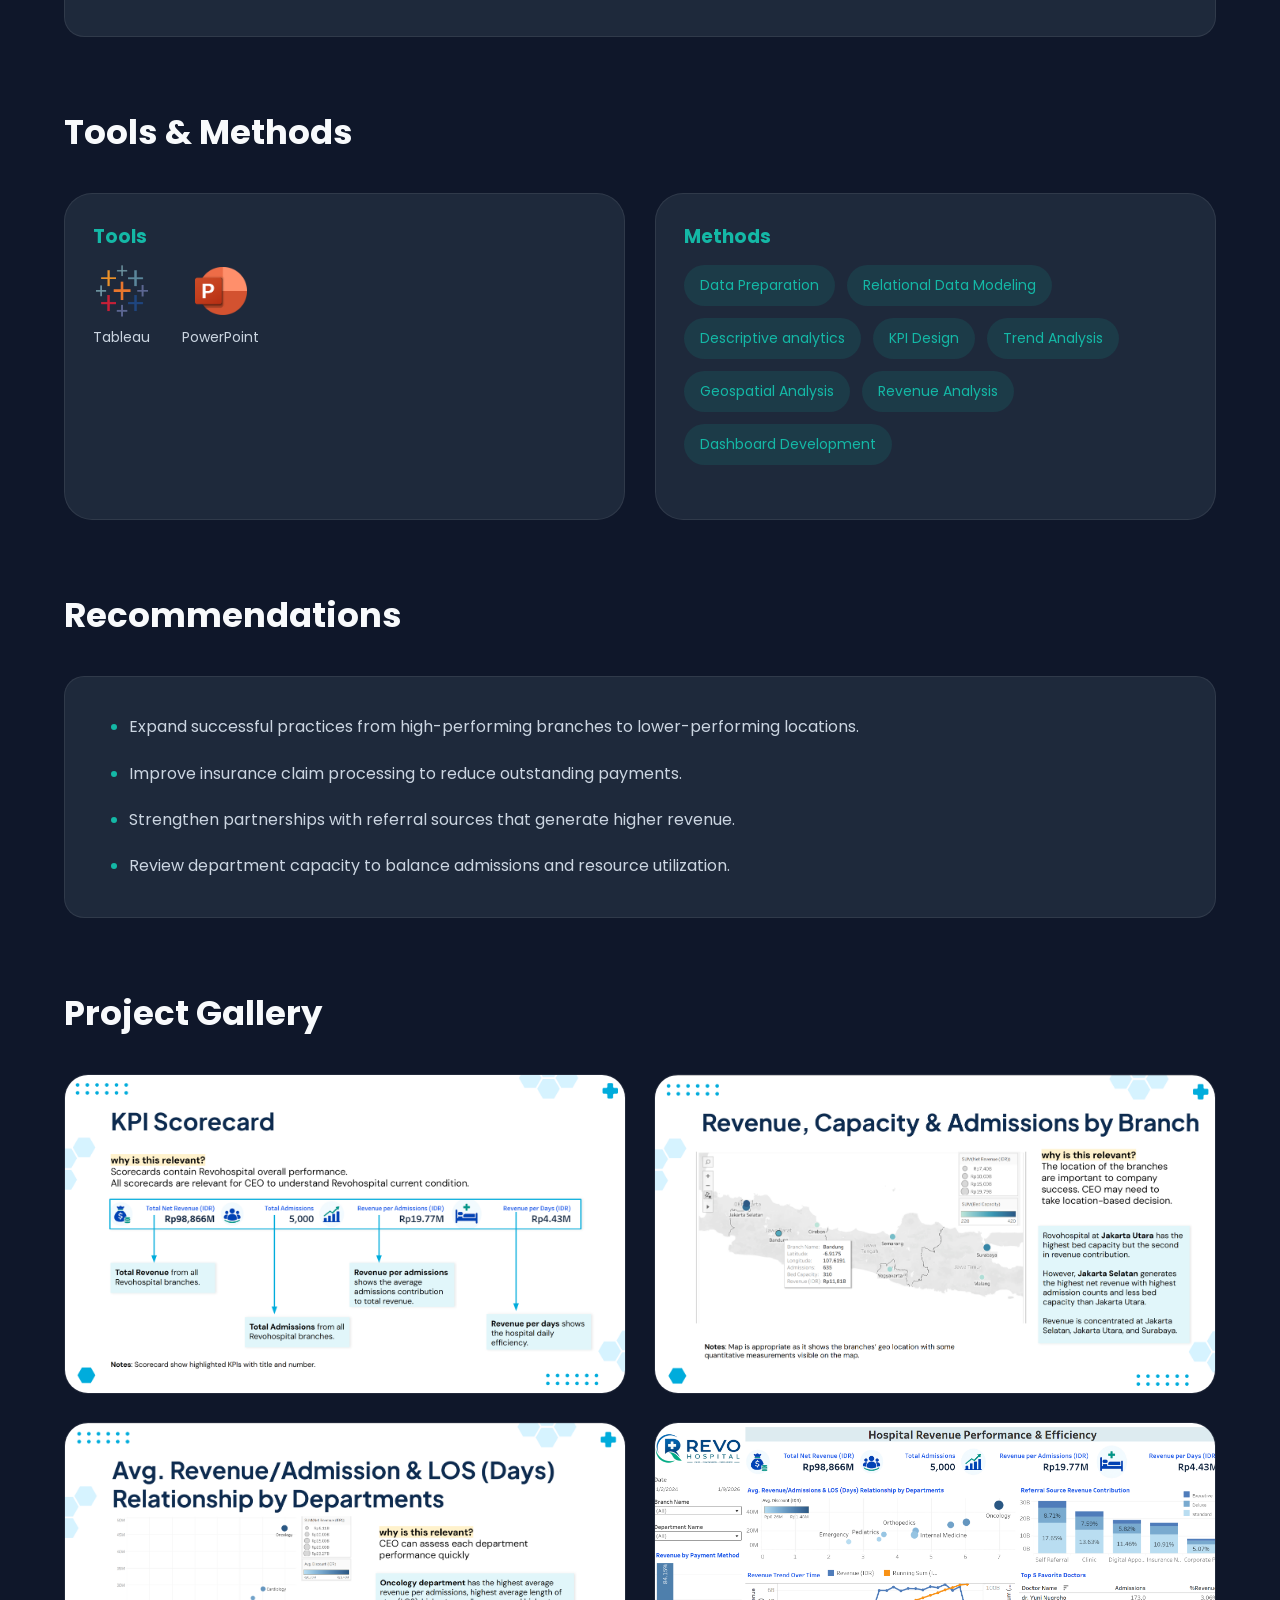
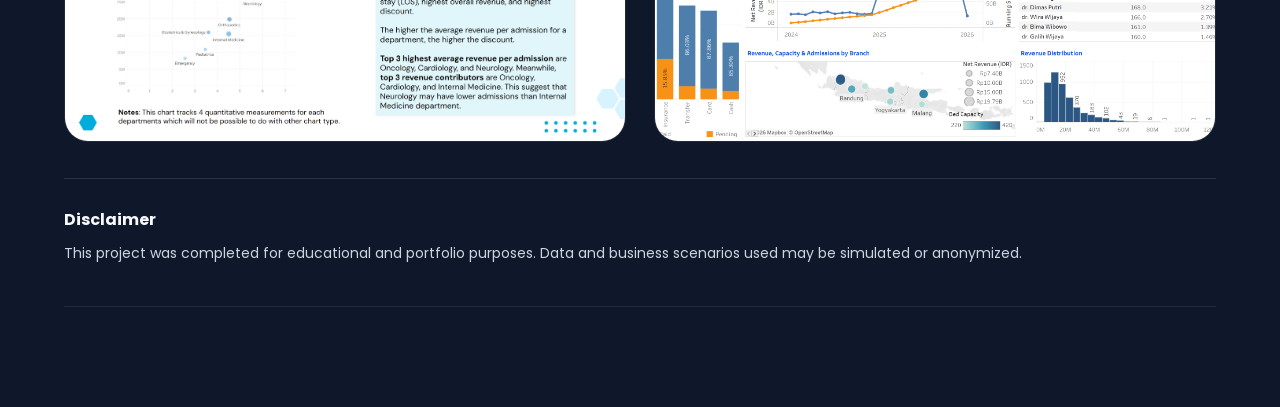
<file: projects/hospital-performance.html>
<!DOCTYPE html>
<html lang="en">

<head>
  <meta charset="UTF-8">
  <meta name="viewport" content="width=device-width, initial-scale=1.0">

  <title>
    Hospital Performance Dashboard
  </title>

  <link rel="preconnect" href="https://fonts.googleapis.com">

  <link rel="preconnect" href="https://fonts.gstatic.com" crossorigin>

  <link href="https://fonts.googleapis.com/css2?family=Poppins:wght@300;400;500;600;700&display=swap" rel="stylesheet">

  <link rel="stylesheet" href="../style.css">

</head>

<body>

  <section class="project-detail">

    <div class="container">

      <!-- BACK BUTTON -->

      <a href="../index.html#projects" class="back-link">
        ← Back to Portfolio
      </a>

      <!-- HERO -->

      <h1>
        Hospital Performance Review
      </h1>

      <div class="project-hero">

        <div class="hero-content">

          <p class="project-summary">
            Built an executive Tableau dashboard to monitor hospital revenue, admissions, and operational performance
            across branches, helping leadership identify revenue drivers and improve decision-making.
          </p>

          <div class="hero-actions">

            <a href="https://drive.google.com/file/d/1gLAg_zmW4WQNEpAlvc5hBet1nJukZswG/view?usp=sharing" target="_blank"
              class="hero-link">
              View Full Presentation →
            </a>

            <a href="https://public.tableau.com/views/IvanaKurniawan-RevoHospital/Dashboard2?:language=en-US&:sid=&:redirect=auth&:display_count=n&:origin=viz_share_link"
              target="_blank" class="hero-link">
              View Dashboard →
            </a>

          </div>

          <div class="hero-tags">
            <span>Tableau</span>
            <span>Dashboard Development</span>
            <span>Healthcare Analytics</span>
          </div>

          <div class="project-meta">
            <span>🕒 Project Duration: 1 Week</span>
            <span>•</span>
            <span>Individual Project</span>
          </div>

        </div>

        <div class="project-hero-image">
          <img src="../assets/hospital-performance.png" alt="Hospital Performance">
        </div>

      </div>

      <!-- PROJECT OVERVIEW -->

      <div class="detail-section">

        <h2>
          Project Overview
        </h2>

        <div class="overview-grid">

          <div class="overview-card">

            <h3>
              Summary / Context
            </h3>

            <p>
              Developed an executive dashboard for a multi-branch hospital network to monitor financial and operational
              performance across branches and departments.
            </p>

          </div>

          <div class="overview-card">

            <h3>
              Goals
            </h3>

            <p>
              Enable executives to monitor KPIs, compare branch performance, identify revenue drivers, and explore
              operational trends through interactive analysis.
            </p>

          </div>

          <div class="overview-card">

            <h3>
              Process
            </h3>

            <p>
              Integrated six hospital datasets, defined business KPIs, designed interactive visualizations, and
              translated analytical findings into actionable recommendations.
            </p>

          </div>

          <div class="overview-card">

            <h3>
              Output
            </h3>

            <p>
              Delivered an interactive Tableau dashboard with KPI scorecards, branch maps, revenue trends, referral
              analysis, department performance, and doctor metrics. The analysis highlighted high-performing branches,
              revenue concentration, payment patterns, and operational improvement opportunities.
            </p>

          </div>

        </div>

      </div>

      <!-- KEY RESPONSIBILITIES -->

      <div class="detail-section">

        <h2>
          Key Responsibilities
        </h2>

        <div class="responsibility-list">

          <div class="responsibility-item">
            <ul>
              <li>
                Integrated six relational datasets into a single executive reporting dashboard.
              </li>

              <li>
                Designed KPI scorecards to monitor revenue, admissions, and operational efficiency.
              </li>

              <li>
                Built interactive visualizations for branch, department, and referral source analysis.
              </li>

              <li>
                Identified revenue concentration, payment trends, and operational improvement opportunities.
              </li>
            </ul>

          </div>

        </div>

      </div>

      <!-- TOOLS & METHODS -->

      <div class="detail-section">

        <h2>
          Tools & Methods
        </h2>

        <div class="overview-grid">

          <div class="overview-card">

            <h3>
              Tools
            </h3>

            <div class="tools-grid">

              <div class="tool-item">
                <img src="../assets/icon_tableau.png" alt="Tableau">
                <span>Tableau</span>
              </div>

              <div class="tool-item">
                <img src="../assets/icon_ppt.png" alt="PowerPoint">
                <span>PowerPoint</span>
              </div>

            </div>

          </div>

          <div class="overview-card">

            <h3>
              Methods
            </h3>

            <div class="tags">
              <span>Data Preparation</span>
              <span>Relational Data Modeling</span>
              <span>Descriptive analytics</span>
              <span>KPI Design</span>
              <span>Trend Analysis</span>
              <span>Geospatial Analysis</span>
              <span>Revenue Analysis</span>
              <span>Dashboard Development</span>
            </div>

          </div>

        </div>

      </div>

      <!-- RECOMMENDATIONS -->

      <div class="detail-section">

        <h2>
          Recommendations
        </h2>

        <div class="responsibility-list">

          <div class="responsibility-item">

            <ul>

              <li>
                Expand successful practices from high-performing branches to lower-performing locations.
              </li>

              <li>
                Improve insurance claim processing to reduce outstanding payments.
              </li>

              <li>
                Strengthen partnerships with referral sources that generate higher revenue.
              </li>

              <li>
                Review department capacity to balance admissions and resource utilization.
              </li>

            </ul>

          </div>

        </div>

      </div>

      <!-- PROJECT GALLERY -->

      <div class="detail-section">

        <h2>
          Project Gallery
        </h2>

        <div class="visual-grid">

          <!-- Image 1 -->

          <div class="visual-card">

            <img src="../assets/hospital-performance-kpi.png" alt="KPI Scorecards">

            <div class="visual-overlay">
              <h3>KPI Scorecards</h3>
              <p>
                Designed executive KPI cards to summarize revenue, admissions, operational efficiency, and overall
                hospital performance.
              </p>
            </div>

          </div>

          <!-- Image 2 -->

          <div class="visual-card">

            <img src="../assets/hospital-performance-branch.png" alt="Branch Performance Analysis">

            <div class="visual-overlay">
              <h3>Branch Performance Analysis</h3>
              <p>
                Compared revenue, admissions, and bed capacity across hospital branches to identify regional performance
                differences.
              </p>
            </div>

          </div>

          <!-- Image 3 -->

          <div class="visual-card">

            <img src="../assets/hospital-performance-department.png" alt="Department Performance Analysis">

            <div class="visual-overlay">
              <h3>Department Performance Analysis</h3>
              <p>
                Compared revenue per admission, length of stay, discounts, and total revenue across departments to
                identify high-performing services and revenue opportunities.
              </p>
            </div>

          </div>

          <!-- Image 4 -->

          <div class="visual-card">

            <img src="../assets/hospital-performance-dashboard.png" alt="Hospital Dashboard">

            <div class="visual-overlay">
              <h3>Executive Performance Dashboard</h3>
              <p>
                Combined financial and operational KPIs into a single interactive dashboard for executive monitoring.
              </p>
            </div>

          </div>

        </div> <!-- visual-grid -->

        <!-- Disclaimer -->

        <div class="project-disclaimer">
          <h3>Disclaimer</h3>
          <p>
            This project was completed for educational and portfolio purposes.
            Data and business scenarios used may be simulated or anonymized.
          </p>
        </div>

      </div> <!-- detail-section -->

    </div> <!-- container -->

  </section>

</body>

</html>
</file>
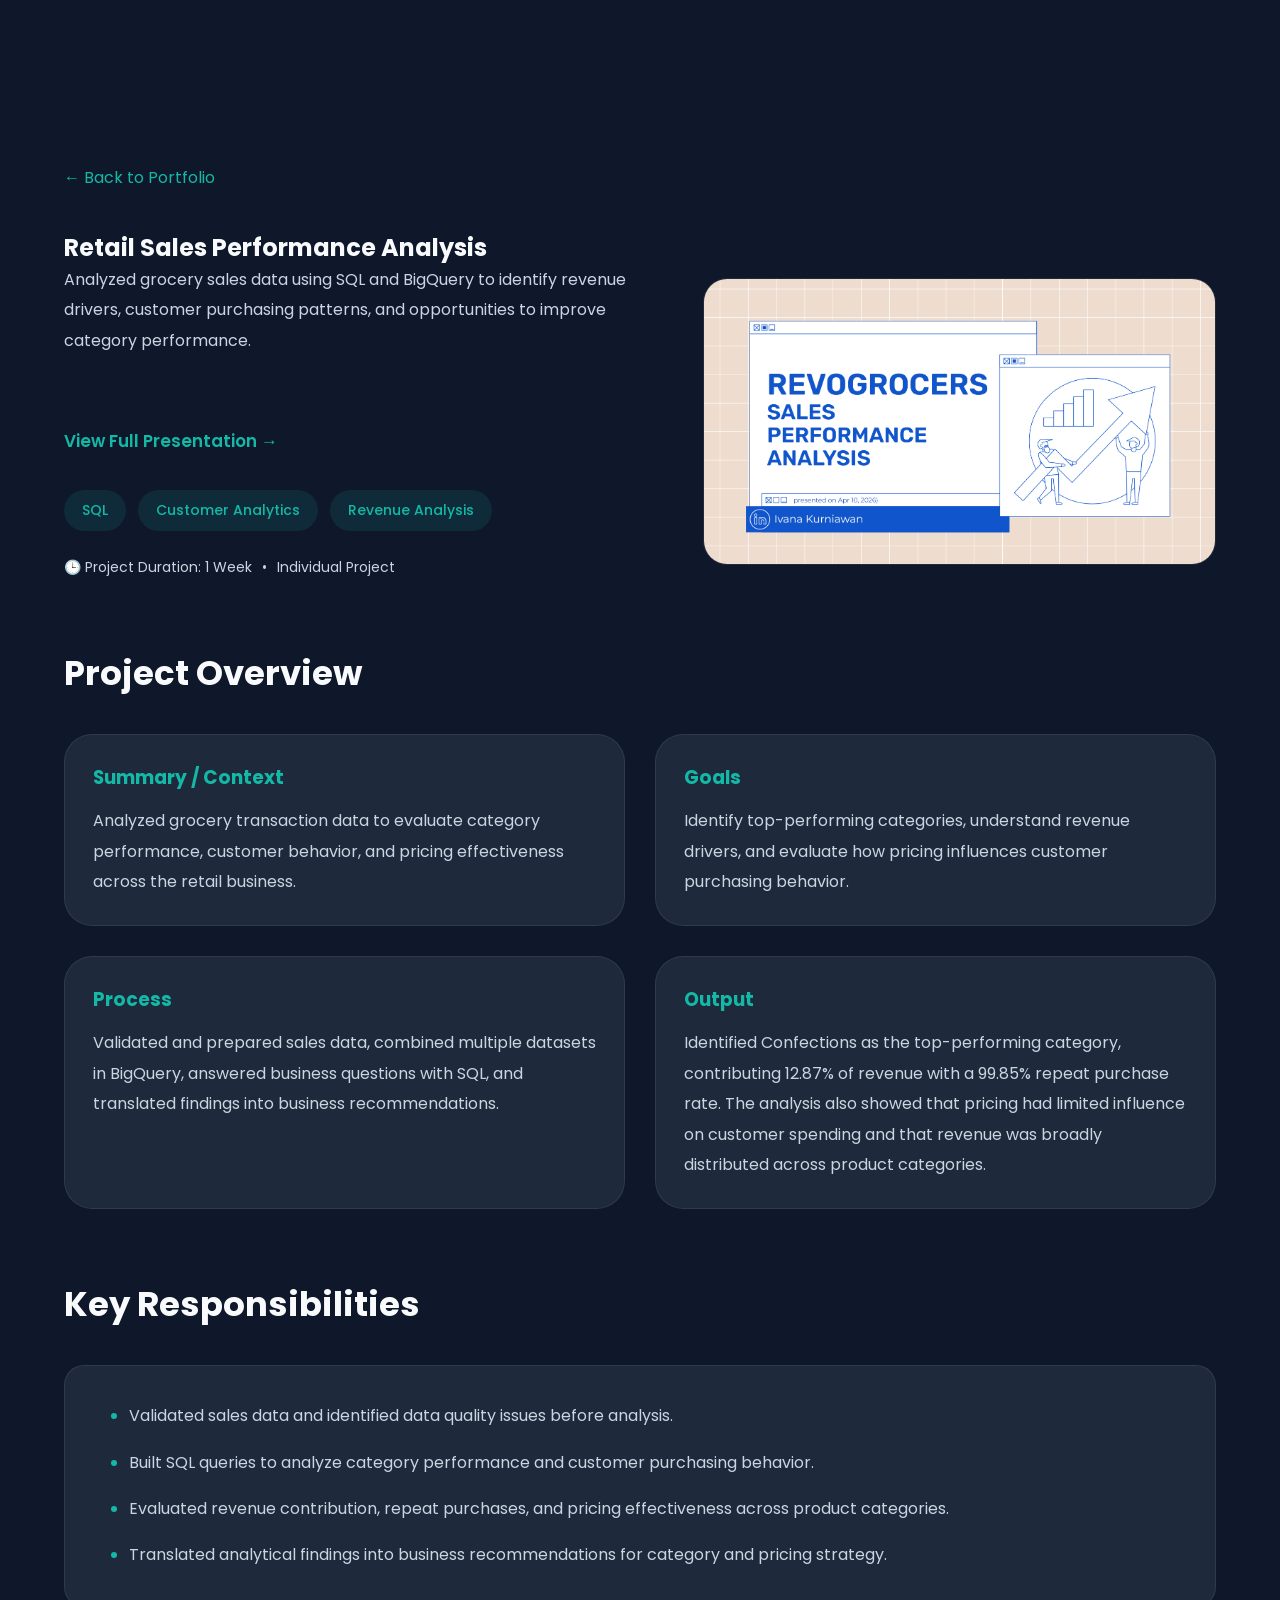
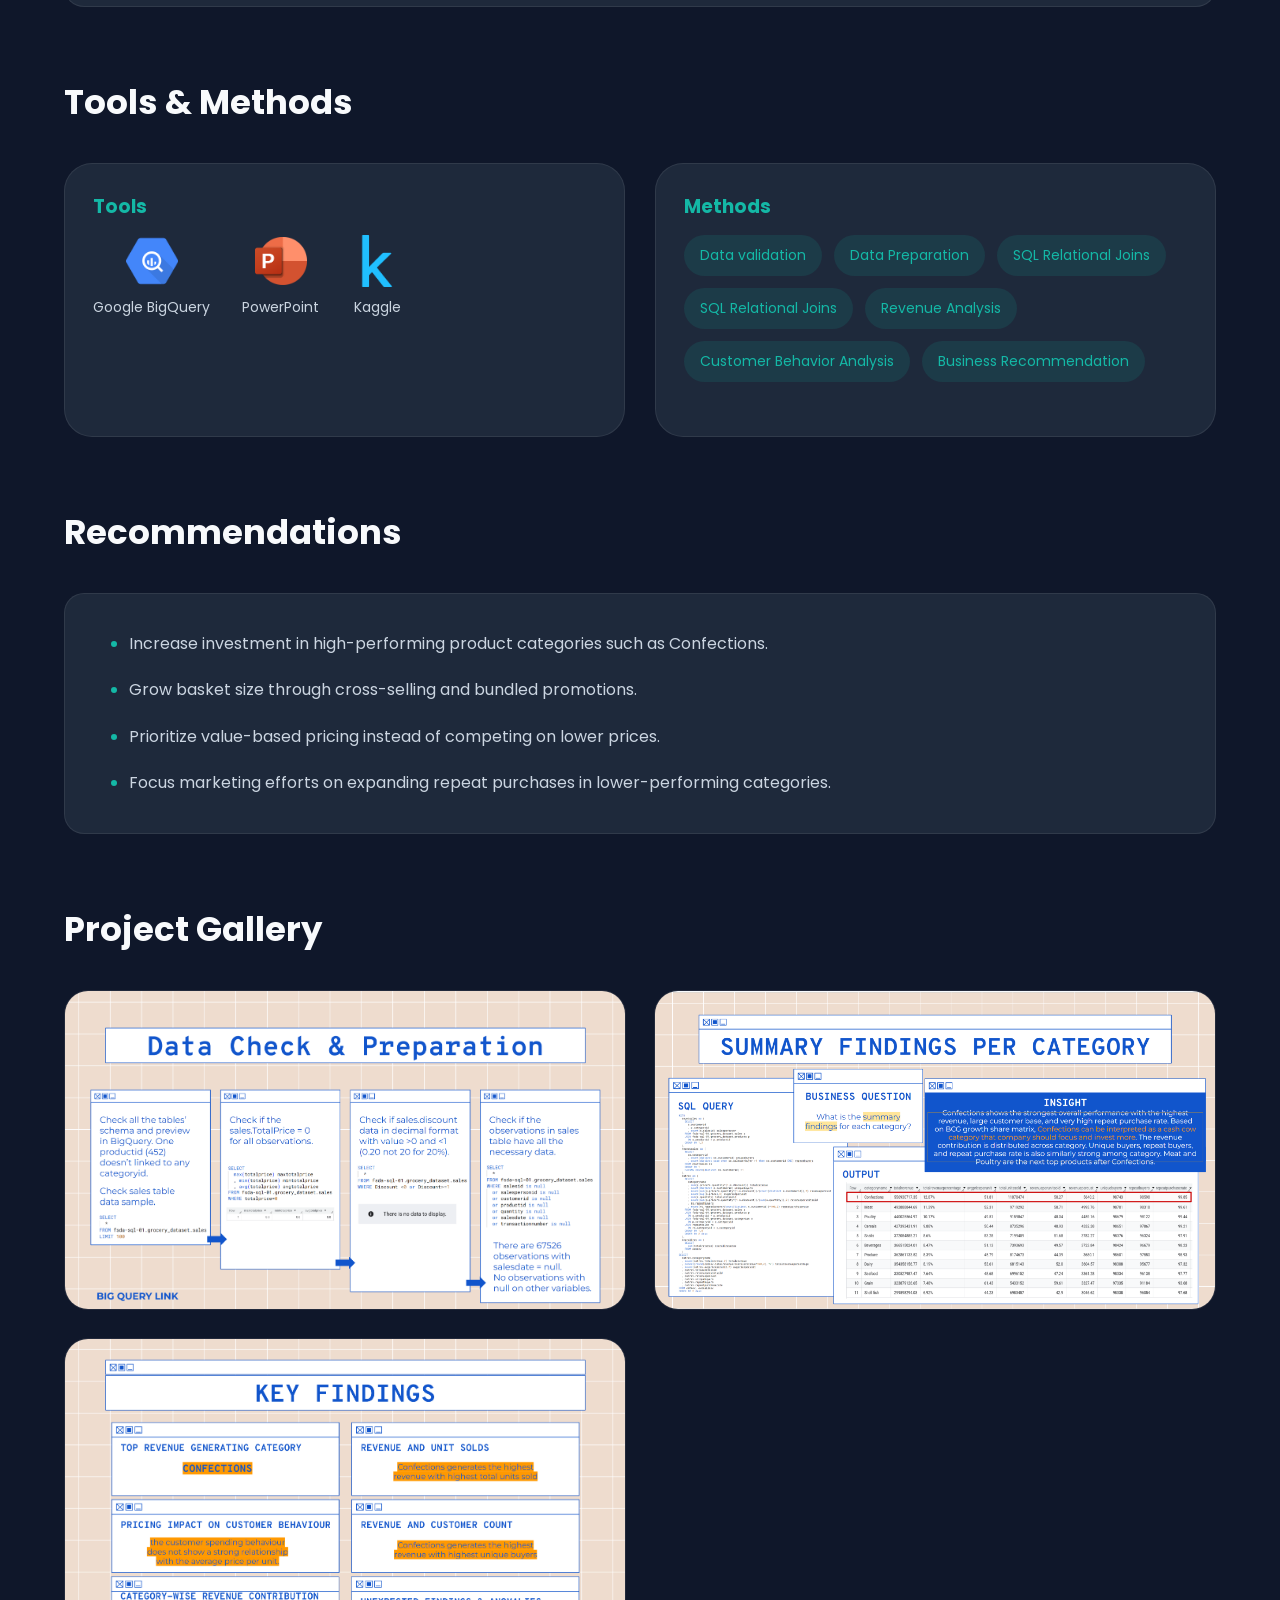
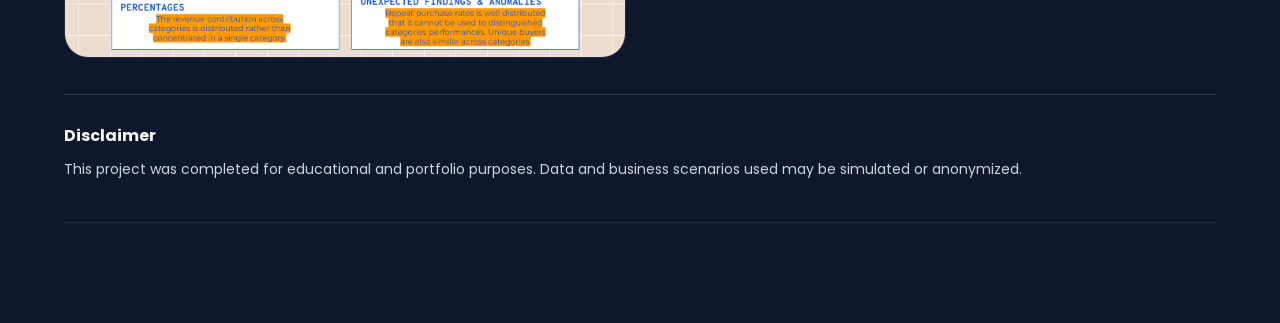
<file: projects/retail-analysis.html>
<!DOCTYPE html>
<html lang="en">

<head>
  <meta charset="UTF-8">
  <meta name="viewport" content="width=device-width, initial-scale=1.0">

  <title>
    Retail Sales Performance Analysis
  </title>

  <link rel="preconnect" href="https://fonts.googleapis.com">

  <link rel="preconnect" href="https://fonts.gstatic.com" crossorigin>

  <link href="https://fonts.googleapis.com/css2?family=Poppins:wght@300;400;500;600;700&display=swap" rel="stylesheet">

  <link rel="stylesheet" href="../style.css">

</head>

<body>

  <section class="project-detail">

    <div class="container">

      <!-- BACK BUTTON -->

      <a href="../index.html#projects" class="back-link">
        ← Back to Portfolio
      </a>

      <!-- HERO -->

      <h1>
        Retail Sales Performance Analysis
      </h1>

      <div class="project-hero">

        <div class="hero-content">

          <p class="project-summary">
            Analyzed grocery sales data using SQL and BigQuery to identify revenue drivers, customer purchasing
            patterns, and opportunities to improve category performance.
          </p>

          <div class="hero-actions">

            <a href="https://drive.google.com/file/d/1gByTISwwWu4Cbpdnbie8C0XDKqZYNPtn/view?usp=sharing" target="_blank"
              class="hero-link">
              View Full Presentation →
            </a>

          </div>

          <div class="hero-tags">
            <span>SQL</span>
            <span>Customer Analytics</span>
            <span>Revenue Analysis</span>
          </div>

          <div class="project-meta">
            <span>🕒 Project Duration: 1 Week</span>
            <span>•</span>
            <span>Individual Project</span>
          </div>

        </div>

        <div class="project-hero-image">
          <img src="../assets/retail-analysis.png" alt="Retail Sales Performance Analysis">
        </div>

      </div>

      <!-- PROJECT OVERVIEW -->

      <div class="detail-section">

        <h2>
          Project Overview
        </h2>

        <div class="overview-grid">

          <div class="overview-card">

            <h3>
              Summary / Context
            </h3>

            <p>
              Analyzed grocery transaction data to evaluate category performance, customer behavior, and pricing
              effectiveness across the retail business.
            </p>

          </div>

          <div class="overview-card">

            <h3>
              Goals
            </h3>

            <p>
              Identify top-performing categories, understand revenue drivers, and evaluate how pricing influences
              customer purchasing behavior.
            </p>

          </div>

          <div class="overview-card">

            <h3>
              Process
            </h3>

            <p>
              Validated and prepared sales data, combined multiple datasets in BigQuery, answered business questions
              with SQL, and translated findings into business recommendations.
            </p>

          </div>

          <div class="overview-card">

            <h3>
              Output
            </h3>

            <p>
              Identified Confections as the top-performing category, contributing 12.87% of revenue with a 99.85% repeat
              purchase rate. The analysis also showed that pricing had limited influence on customer spending and that
              revenue was broadly distributed across product categories.
            </p>

          </div>

        </div>

      </div>

      <!-- KEY RESPONSIBILITIES -->

      <div class="detail-section">

        <h2>
          Key Responsibilities
        </h2>

        <div class="responsibility-list">

          <div class="responsibility-item">
            <ul>
              <li>
                Validated sales data and identified data quality issues before analysis.
              </li>

              <li>
                Built SQL queries to analyze category performance and customer purchasing behavior.
              </li>

              <li>
                Evaluated revenue contribution, repeat purchases, and pricing effectiveness across product categories.
              </li>

              <li>
                Translated analytical findings into business recommendations for category and pricing strategy.
              </li>
            </ul>

          </div>

        </div>

      </div>

      <!-- TOOLS & METHODS -->

      <div class="detail-section">

        <h2>
          Tools & Methods
        </h2>

        <div class="overview-grid">

          <div class="overview-card">

            <h3>
              Tools
            </h3>

            <div class="tools-grid">

              <div class="tool-item">
                <img src="../assets/icon_googlebigquery.png" alt="Google BigQuery">
                <span>Google BigQuery</span>
              </div>

              <div class="tool-item">
                <img src="../assets/icon_ppt.png" alt="PowerPoint">
                <span>PowerPoint</span>
              </div>

              <div class="tool-item">
                <img src="../assets/icon_kaggle.png" alt="Kaggle">
                <span>Kaggle</span>
              </div>

            </div>

          </div>

          <div class="overview-card">

            <h3>
              Methods
            </h3>

            <div class="tags">
              <span>Data validation</span>
              <span>Data Preparation</span>
              <span>SQL Relational Joins</span>
              <span>SQL Relational Joins</span>
              <span>Revenue Analysis</span>
              <span>Customer Behavior Analysis</span>
              <span>Business Recommendation</span>
            </div>

          </div>

        </div>

      </div>

      <!-- RECOMMENDATIONS -->

      <div class="detail-section">

        <h2>
          Recommendations
        </h2>

        <div class="responsibility-list">

          <div class="responsibility-item">

            <ul>

              <li>
                Increase investment in high-performing product categories such as Confections.
              </li>

              <li>
                Grow basket size through cross-selling and bundled promotions.
              </li>

              <li>
                Prioritize value-based pricing instead of competing on lower prices.
              </li>

              <li>
                Focus marketing efforts on expanding repeat purchases in lower-performing categories.
              </li>

            </ul>

          </div>

        </div>

      </div>

      <!-- PROJECT GALLERY -->

      <div class="detail-section">

        <h2>
          Project Gallery
        </h2>

        <div class="visual-grid">

          <!-- Image 1 -->

          <div class="visual-card">

            <img src="../assets/retail-analysis-datacheck.png" alt="Data Preparation">

            <div class="visual-overlay">
              <h3>Data Preparation</h3>
              <p>
                Validated sales data, checked data quality, and identified missing values before starting the analysis.
              </p>
            </div>

          </div>

          <!-- Image 2 -->

          <div class="visual-card">

            <img src="../assets/retail-analysis-category.png" alt="Category Performance Summary">

            <div class="visual-overlay">
              <h3>Category Performance Summary</h3>
              <p>
                Used SQL queries to summarize category performance (compare revenue, customer behavior, and repeat
                purchases) and answer business questions.
              </p>
            </div>

          </div>

          <!-- Image 3 -->

          <div class="visual-card">

            <img src="../assets/retail-analysis-key-findings.png" alt="Key Findings">

            <div class="visual-overlay">
              <h3>Key Business Findings</h3>
              <p>
                Summarized the main analytical findings, including revenue drivers, pricing impact, and customer
                purchasing patterns.
              </p>
            </div>

          </div>

        </div> <!-- visual-grid -->

        <!-- Disclaimer -->

        <div class="project-disclaimer">
          <h3>Disclaimer</h3>
          <p>
            This project was completed for educational and portfolio purposes.
            Data and business scenarios used may be simulated or anonymized.
          </p>
        </div>

      </div> <!-- detail-section -->

    </div> <!-- container -->

  </section>

</body>

</html>
</file>
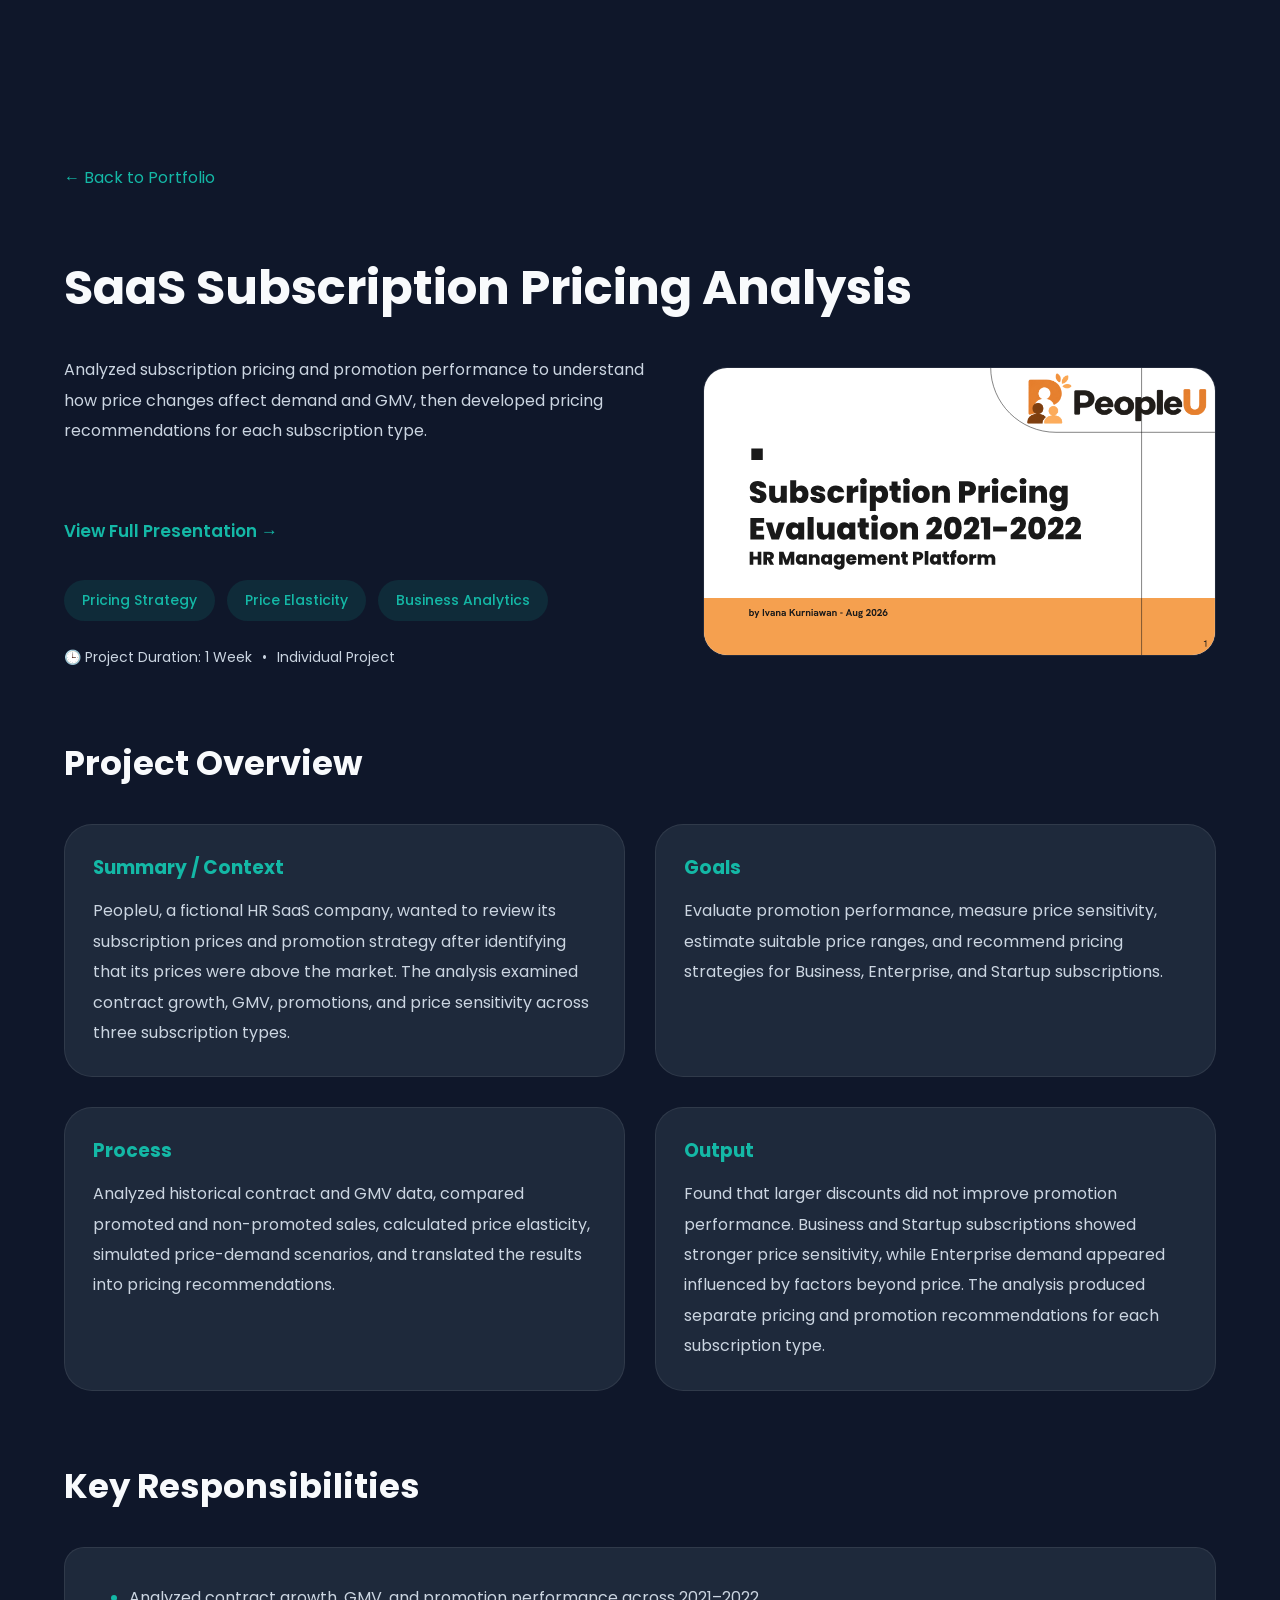
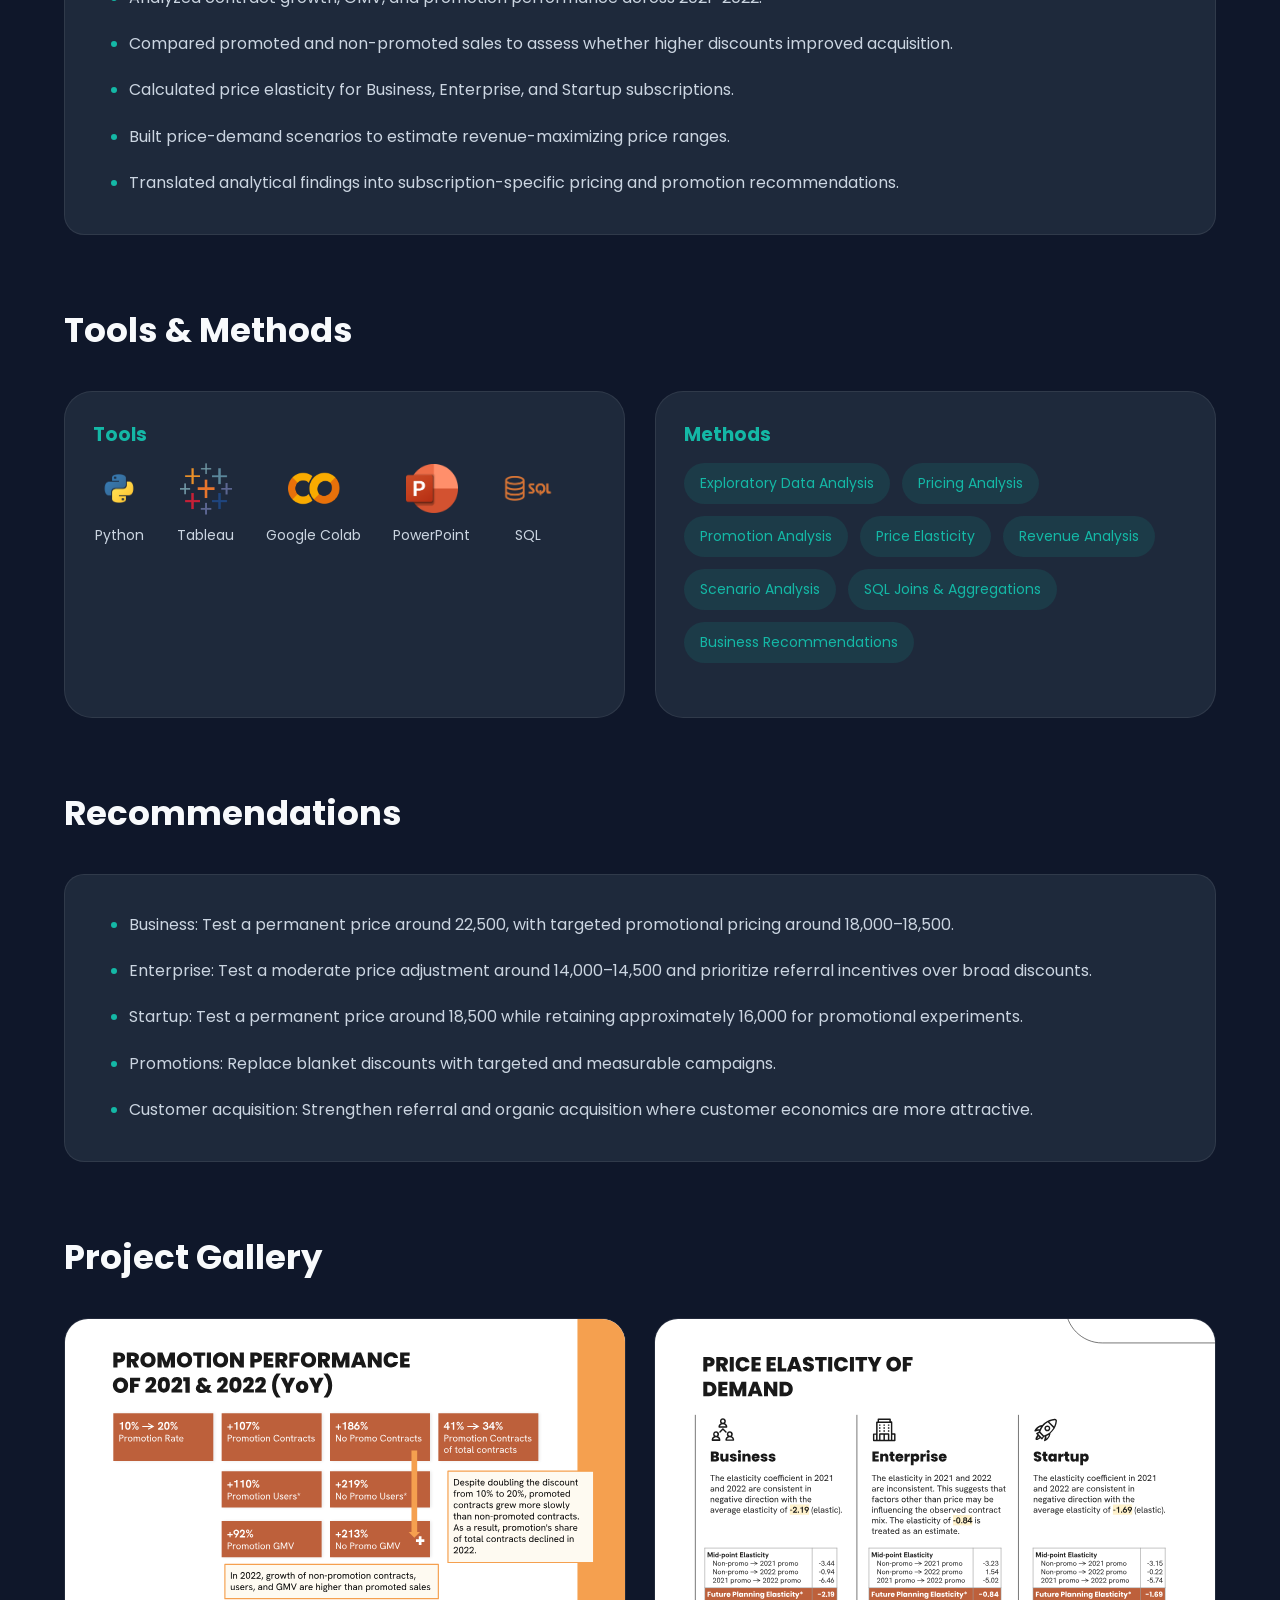
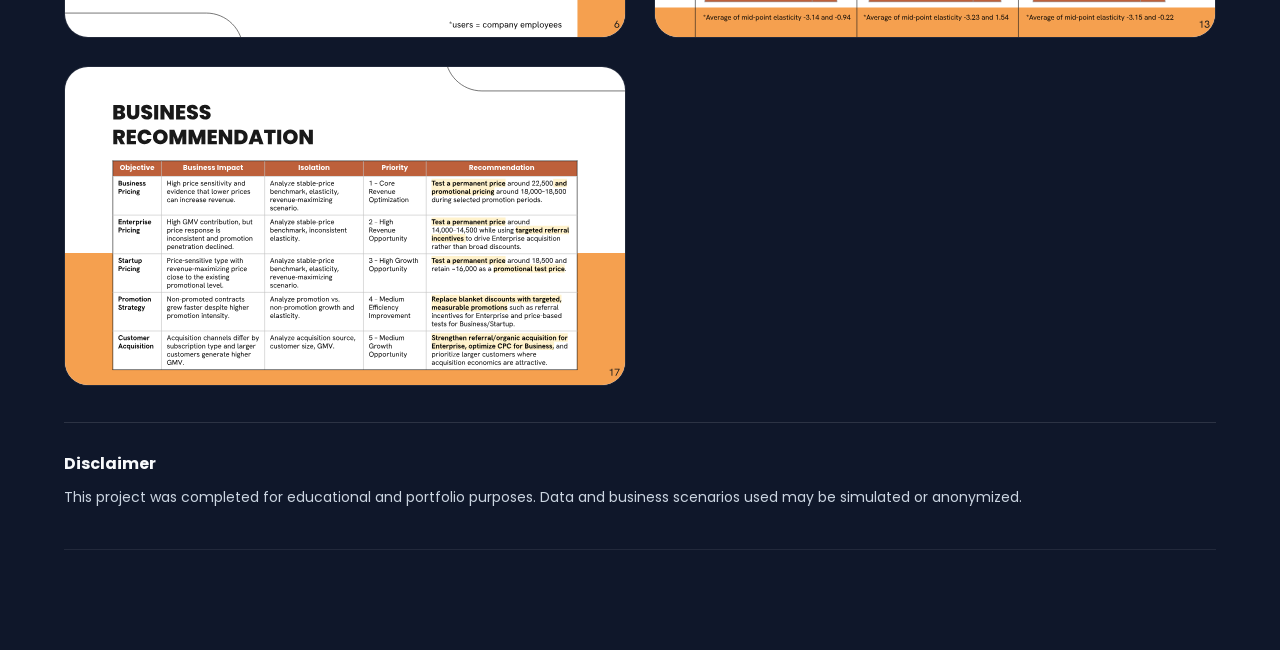
<file: projects/SaaS-pricing.html>
<!DOCTYPE html>
<html lang="en">

<head>
    <meta charset="UTF-8">
    <meta name="viewport" content="width=device-width, initial-scale=1.0">

    <title>
        SaaS Subscription Pricing Analysis
    </title>

    <link rel="preconnect" href="https://fonts.googleapis.com">

    <link rel="preconnect" href="https://fonts.gstatic.com" crossorigin>

    <link href="https://fonts.googleapis.com/css2?family=Poppins:wght@300;400;500;600;700&display=swap"
        rel="stylesheet">

    <link rel="stylesheet" href="../style.css">

</head>

<body>

    <section class="project-detail">

        <div class="container">

            <!-- BACK BUTTON -->

            <a href="../index.html#projects" class="back-link">
                ← Back to Portfolio
            </a>

            <!-- HERO -->

            <h1 class="project-title">
                SaaS Subscription Pricing Analysis
            </h1>

            <div class="project-hero">

                <div class="hero-content">

                    <p class="project-summary">
                        Analyzed subscription pricing and promotion performance to understand how price changes affect
                        demand and GMV, then developed pricing recommendations for each subscription type.
                    </p>

                    <div class="hero-actions">
                        <a href="https://drive.google.com/file/d/1kN9Bu1qo2_jzMbT9FP0mJckkCJOXsw-J/view?usp=sharing"
                            target="_blank" class="hero-link">
                            View Full Presentation →
                        </a>
                    </div>

                    <div class="hero-tags">
                        <span>Pricing Strategy</span>
                        <span>Price Elasticity</span>
                        <span>Business Analytics</span>
                    </div>

                    <div class="project-meta">
                        <span>🕒 Project Duration: 1 Week</span>
                        <span>•</span>
                        <span>Individual Project</span>
                    </div>

                </div>

                <div class="project-hero-image">
                    <img src="../assets/SaaS-pricing.svg" alt="SaaS Subscription Pricing Analysis">
                </div>

            </div>

            <!-- PROJECT OVERVIEW -->

            <div class="detail-section">

                <h2>
                    Project Overview
                </h2>

                <div class="overview-grid">

                    <div class="overview-card">

                        <h3>
                            Summary / Context
                        </h3>

                        <p>
                            PeopleU, a fictional HR SaaS company, wanted to review its subscription prices and promotion
                            strategy after identifying that its prices were above the market. The analysis examined
                            contract growth, GMV, promotions, and price sensitivity across three subscription types.
                        </p>

                    </div>

                    <div class="overview-card">

                        <h3>
                            Goals
                        </h3>

                        <p>
                            Evaluate promotion performance, measure price sensitivity, estimate suitable price ranges,
                            and recommend pricing strategies for Business, Enterprise, and Startup subscriptions.
                        </p>

                    </div>

                    <div class="overview-card">

                        <h3>
                            Process
                        </h3>

                        <p>
                            Analyzed historical contract and GMV data, compared promoted and non-promoted sales,
                            calculated price elasticity, simulated price-demand scenarios, and translated the results
                            into pricing recommendations.
                        </p>

                    </div>

                    <div class="overview-card">

                        <h3>
                            Output
                        </h3>

                        <p>
                            Found that larger discounts did not improve promotion performance. Business and Startup
                            subscriptions showed stronger price sensitivity, while Enterprise demand appeared influenced
                            by factors beyond price. The analysis produced separate pricing and promotion
                            recommendations for each subscription type.
                        </p>

                    </div>

                </div>

            </div>

            <!-- KEY RESPONSIBILITIES -->

            <div class="detail-section">

                <h2>
                    Key Responsibilities
                </h2>

                <div class="responsibility-list">

                    <div class="responsibility-item">
                        <ul>
                            <li>
                                Analyzed contract growth, GMV, and promotion performance across 2021–2022.
                            </li>

                            <li>
                                Compared promoted and non-promoted sales to assess whether higher discounts improved
                                acquisition.
                            </li>

                            <li>
                                Calculated price elasticity for Business, Enterprise, and Startup subscriptions.
                            </li>

                            <li>
                                Built price-demand scenarios to estimate revenue-maximizing price ranges.
                            </li>

                            <li>
                                Translated analytical findings into subscription-specific pricing and promotion
                                recommendations.
                            </li>

                        </ul>

                    </div>

                </div>

            </div>

            <!-- TOOLS & METHODS -->

            <div class="detail-section">

                <h2>
                    Tools & Methods
                </h2>

                <div class="overview-grid">

                    <div class="overview-card">

                        <h3>
                            Tools
                        </h3>

                        <div class="tools-grid">

                            <div class="tool-item">
                                <img src="../assets/icon_python.png" alt="Python">
                                <span>Python</span>
                            </div>

                            <div class="tool-item">
                                <img src="../assets/icon_tableau.png" alt="Tableau">
                                <span>Tableau</span>
                            </div>

                            <div class="tool-item">
                                <img src="../assets/icon_googlecolab.png" alt="Google Colab">
                                <span>Google Colab</span>
                            </div>

                            <div class="tool-item">
                                <img src="../assets/icon_ppt.png" alt="PowerPoint">
                                <span>PowerPoint</span>
                            </div>

                            <div class="tool-item">
                                <img src="../assets/icon_sql.png" alt="SQL">
                                <span>SQL</span>
                            </div>

                        </div>

                    </div>

                    <div class="overview-card">

                        <h3>
                            Methods
                        </h3>

                        <div class="tags">
                            <span>Exploratory Data Analysis</span>
                            <span>Pricing Analysis</span>
                            <span>Promotion Analysis</span>
                            <span>Price Elasticity</span>
                            <span>Revenue Analysis</span>
                            <span>Scenario Analysis</span>
                            <span>SQL Joins & Aggregations</span>
                            <span>Business Recommendations</span>
                        </div>

                    </div>

                </div>

            </div>

            <!-- RECOMMENDATIONS -->

            <div class="detail-section">

                <h2>
                    Recommendations
                </h2>

                <div class="responsibility-list">

                    <div class="responsibility-item">

                        <ul>

                            <li>
                                Business: Test a permanent price around 22,500, with targeted promotional pricing around
                                18,000–18,500.
                            </li>

                            <li>
                                Enterprise: Test a moderate price adjustment around 14,000–14,500 and prioritize
                                referral incentives over broad discounts.
                            </li>

                            <li>
                                Startup: Test a permanent price around 18,500 while retaining approximately 16,000 for
                                promotional experiments.
                            </li>

                            <li>
                                Promotions: Replace blanket discounts with targeted and measurable campaigns.
                            </li>

                            <li>
                                Customer acquisition: Strengthen referral and organic acquisition where customer
                                economics are more attractive.
                            </li>

                        </ul>

                    </div>

                </div>

            </div>

            <!-- PROJECT GALLERY -->

            <div class="detail-section">

                <h2>
                    Project Gallery
                </h2>

                <div class="visual-grid">

                    <!-- Image 1 -->

                    <div class="visual-card">

                        <img src="../assets/SaaS-pricing-promotion-performance.svg" alt="Promotion Performance">

                        <div class="visual-overlay">
                            <h3>Promotion Performance</h3>
                            <p>
                                Compared promoted and non-promoted contracts, users, and GMV to evaluate whether larger
                                discounts improved acquisition.
                            </p>
                        </div>

                    </div>

                    <!-- Image 2 -->

                    <div class="visual-card">

                        <img src="../assets/SaaS-pricing-price-elasticity.svg" alt="Price Elasticity Analysis">

                        <div class="visual-overlay">
                            <h3>Price Elasticity Analysis</h3>
                            <p>
                                Measured how contract demand changed in response to subscription price differences
                                across the three customer types.
                            </p>
                        </div>

                    </div>

                    <!-- Image 3 -->

                    <div class="visual-card">

                        <img src="../assets/SaaS-pricing-recommendation.svg" alt="Pricing Recommendations">

                        <div class="visual-overlay">
                            <h3>Pricing Recommendations</h3>
                            <p>
                                Combined promotion performance, price elasticity, and revenue scenarios to develop
                                pricing strategies for each subscription type.
                            </p>
                        </div>

                    </div>

                </div> <!-- visual-grid -->

                <!-- Disclaimer -->

                <div class="project-disclaimer">
                    <h3>Disclaimer</h3>
                    <p>
                        This project was completed for educational and portfolio purposes.
                        Data and business scenarios used may be simulated or anonymized.
                    </p>
                </div>

            </div> <!-- detail-section -->

        </div> <!-- container -->

    </section>

</body>

</html>
</file>
<file: style.css>
:root {
  --bg: #0f172a;
  --surface: #1e293b;
  --surface-2: #162033;
  --primary: #14b8a6;
  --primary-dark: #0d9488;
  --text: #f8fafc;
  --text-secondary: #cbd5e1;
  --border: rgba(255, 255, 255, 0.08);
  --shadow: rgba(0, 0, 0, 0.25);
  --nav-height: 85px;
}

* {
  margin: 0;
  padding: 0;
  box-sizing: border-box;
}

html {
  scroll-behavior: smooth;
}

body {
  background: var(--bg);
  color: var(--text);
  font-family: "Poppins", sans-serif;
  overflow-x: hidden;
}

img {
  display: block;
  width: 100%;
}

a {
  text-decoration: none;
  color: inherit;
}

.container {
  width: 90%;
  max-width: 1280px;
  margin: auto;
}

/* ===================== NAVBAR ===================== */

nav {
  position: fixed;
  width: 100%;
  height: var(--nav-height);
  z-index: 999;
  background: rgba(15, 23, 42, 0.8);
  backdrop-filter: blur(20px);
  transition: 0.3s;
}

nav.scrolled {
  border-bottom: 1px solid var(--border);
}

.nav-content {
  height: 100%;
  display: flex;
  align-items: center;
  justify-content: space-between;
}

.logo {
  font-size: 32px;
  font-weight: 700;
  color: var(--primary);
}

.nav-links {
  display: flex;
  gap: 40px;
  list-style: none;
  margin: 0;
  padding: 0;
}

.nav-links li {
  margin: 0;
  padding: 0;
}

.nav-links a {
  display: inline-flex;
  color: var(--text-secondary);
  transition: 0.3s;
  align-items: center;
  justify-content: center;
}

.nav-links a:hover {
  color: var(--primary);
}

.btn-primary {
  background: var(--primary);
  color: white;
  padding: 14px 28px;
  border-radius: 14px;
  font-weight: 500;
  transition: 0.3s;
  display: inline-flex;
  align-items: center;
  justify-content: center;
}

.btn-primary:hover {
  background: var(--primary-dark);
  transform: translateY(-2px);
}

.btn-secondary {
  padding: 14px 28px;
  border-radius: 14px;
  border: 1px solid var(--border);
  color: var(--text);
  transition: 0.3s;
  display: inline-flex;
  align-items: center;
  justify-content: center;
}

.btn-secondary:hover {
  background: var(--surface);
}

/* ===================== HERO ===================== */

.hero {
  min-height: auto;
  display: flex;
  align-items: center;
  padding-top: calc(var(--nav-height) + 90px);
  padding-bottom: 90px;
}

.hero-grid {
  display: grid;
  grid-template-columns: 1.1fr 1fr;
  gap: 80px;
  align-items: center;
}

.hello {
  display: inline-block;
  background: rgba(20, 184, 166, 0.12);
  color: var(--primary);
  padding: 10px 18px;
  border-radius: 50px;
  margin-bottom: 25px;
}

.hero h1 {
  font-size: 72px;
  line-height: 1.1;
  margin-bottom: 20px;
}

.hero h3 {
  color: var(--primary);
  font-weight: 500;
  margin-bottom: 30px;
}

.hero p {
  color: var(--text-secondary);
  line-height: 1.9;
  margin-bottom: 40px;
  max-width: 650px;
}

.hero-buttons {
  display: flex;
  gap: 20px;
}

.socials {
  display: flex;
  gap: 18px;
  margin-top: 40px;
}

.socials a {
  width: 55px;
  height: 55px;
  background: var(--surface);
  border-radius: 16px;
  display: flex;
  justify-content: center;
  align-items: center;
  font-size: 22px;
  transition: 0.3s;
}

.socials a:hover {
  background: var(--primary);
  transform: translateY(-4px);
}

/* ===================== HERO IMAGE ===================== */

.hero-image {
  position: relative;
}

.hero-image img {
  border-radius: 35px;
  position: relative;
  z-index: 2;
  box-shadow: 0 30px 60px var(--shadow);
  user-select: none;
  -webkit-user-drag: none;
  pointer-events: none;
}

.blob {
  width: 420px;
  height: 420px;
  border-radius: 50%;
  background: var(--primary);
  position: absolute;
  top: 60px;
  right: -50px;
  opacity: 0.12;
  filter: blur(90px);
}

/* ===================== SECTION ===================== */

.section {
  padding: 80px 0;
}

.section-title {
  text-align: center;
  margin-bottom: 50px;
}

.section-title h2 {
  font-size: 42px;
  margin-bottom: 15px;
}

.section-title p {
  color: var(--text-secondary);
}

/* ===================== FEATURED PROJECT ===================== */
.featured-project {
  display: grid;
  grid-template-columns: 1.4fr 1fr;
  gap: 60px;
  align-items: stretch;

  background: var(--surface);
  border: 1px solid var(--border);
  border-radius: 32px;
  padding: 50px;
  transition: all 0.35s ease;
}

.featured-image {
  height: 100%;
  display: flex;
  overflow: hidden;
  border-radius: 24px;
}

.featured-image img {
  width: 100%;
  height: 100%;
  object-fit: contain;
  border-radius: 24px;
  align-self: stretch;
}

.featured-label {
  display: inline-block;

  background: rgba(20, 184, 166, 0.12);
  color: var(--primary);

  padding: 10px 18px;
  border-radius: 50px;
}

.featured-content {
  display: flex;
  flex-direction: column;
  justify-content: space-between;
  align-items: flex-start;
  height: 100%;
}

.featured-header {
  display: flex;
  flex-direction: column;
  gap: 22px;
}

.featured-content h3 {
  font-size: clamp(28px, 2.8vw, 40px);
  line-height: 1.08;
  margin: 0;
}

.featured-content p {
  max-width: 520px;
  color: var(--text-secondary);
  line-height: 1.9;
  font-size: 17px;
}

.featured-content .tags {
  display: flex;
  flex-wrap: wrap;
  gap: 14px;
  margin-top: 0;
}

.featured-footer {
  display: flex;
  flex-direction: column;
  gap: 32px;
  align-items: flex-start;
}

.featured-project-link {
  display: block;
  color: inherit;
}

.featured-project-link:hover .featured-project {
  transform: translateY(-10px);
  border-color: rgba(20, 184, 166, 0.45);

  box-shadow:
    0 20px 45px rgba(0, 0, 0, 0.3),
    0 0 30px rgba(20, 184, 166, 0.08);
}

.featured-project-link:hover .project-link {
  transform: translateX(8px);
}

/* ===================== PROJECTS ===================== */
.projects-grid {
  display: grid;
  grid-template-columns: repeat(2, 1fr);
  gap: 35px;
}

.project-card {
  height: 100%;
  display: flex;
  flex-direction: column;
  background: var(--surface);
  border: 1px solid var(--border);
  border-radius: 30px;
  overflow: hidden;
  transition: all 0.35s ease;
  cursor: pointer;
  position: relative;
}

.project-card:hover {
  transform: translateY(-12px);
  border-color: rgba(20, 184, 166, 0.45);
  box-shadow:
    0 20px 45px rgba(0, 0, 0, 0.3),
    0 0 30px rgba(20, 184, 166, 0.08);
}

.project-card img {
  width: calc(100% - 40px);
  margin: 20px auto 0;
  max-height: 260px;
  object-fit: contain;
  display: block;
  border-radius: 12px;
  transition: 0.4s;
}

.project-card:hover img {
  transform: scale(1.03);
}

.project-content {
  flex: 1;
  padding: 33px 36px 36px;
  display: flex;
  flex-direction: column;
}

.project-content h3 {
  font-size: 32px;
  margin: 0 0 18px;
  line-height: 1.25;
}

.project-content p {
  color: var(--text-secondary);
  line-height: 1.8;
  margin: 0;
  margin-bottom: 28px
}

.project-link {
  margin-top: 28px;
  color: var(--primary);
  font-weight: 600;
  transition: 0.3s;
}

.project-card:hover .project-link {
  transform: translateX(8px);
}

.tags {
  display: flex;
  gap: 12px;
  flex-wrap: wrap;
  margin-bottom: 26px;
}

.tags span {
  background: rgba(20, 184, 166, 0.12);
  color: var(--primary);
  padding: 10px 16px;
  border-radius: 50px;
  font-size: 14px;
}

/* ===================== PROJECT DETAIL PAGE ===================== */

.project-detail {
  padding-top: calc(var(--nav-height) + 80px);
  padding-bottom: 100px;
}

.back-link {
  display: inline-flex;
  align-items: center;
  gap: 10px;

  color: var(--primary);
  margin-bottom: 40px;
  transition: 0.3s;
}

.back-link:hover {
  transform: translateX(-6px);
}

.project-hero-image img {
  width: 100%;
  border-radius: 24px;
  border: 1px solid var(--border);
  display: block;
}

.visual-card img {
  width: 100%;
  display: block;
  border-radius: 0;
}

.project-title {
  font-size: clamp(34px, 4vw, 48px);
  line-height: 1.15;
  margin: 30px 0 40px;
  max-width: 900px;
}

.project-detail p {
  color: var(--text-secondary);
  max-width: 900px;
  line-height: 1.9;
}

.star-card {
  margin-top: 60px;

  background: var(--surface);
  border: 1px solid var(--border);
  border-radius: 30px;
  padding: 45px;

  display: flex;
  flex-direction: column;
  gap: 25px;
}

.star-item {
  padding: 30px;
  background: rgba(255, 255, 255, 0.03);
  border: 1px solid var(--border);
  border-radius: 22px;
}

.star-item h4 {
  color: var(--primary);
  margin-bottom: 16px;
}

.star-item p {
  color: var(--text-secondary);
  margin: 0;
}

.project-summary {
  margin-bottom: 50px;
}

.hero-actions {
  display: flex;
  align-items: center;
  gap: 44px;
  flex-wrap: wrap;
  margin-bottom: 14px;
}

.hero-actions .hero-link {
  display: inline-flex;
  align-items: center;

  color: var(--primary);
  text-decoration: none;
  font-weight: 600;
  font-size: 17px;

  transition: color .25s ease,
    transform .25s ease;
}

.hero-actions .hero-link:hover {
  color: #2dd4bf;
  transform: translateX(6px);
}

.project-hero {
  display: grid;
  grid-template-columns: 1.15fr 1fr;
  gap: 50px;
  align-items: center;
  margin-bottom: 70px;
}

.hero-content {
  display: flex;
  flex-direction: column;
  gap: 22px;
}

.hero-tags {
  display: flex;
  flex-wrap: wrap;
  gap: 12px;
}

.hero-tags span {
  background: rgba(20, 184, 166, .12);
  color: var(--primary);
  padding: 10px 18px;
  border-radius: 50px;
  font-size: 14px;
  font-weight: 500;
}

.project-meta {
  display: flex;
  flex-wrap: wrap;
  align-items: center;
  gap: 10px;
  color: var(--text-secondary);
  font-size: 14px;
  margin-top: 4px;
}

.detail-section {
  margin-top: 70px;
}

.detail-section h2 {
  font-size: 34px;
  margin-bottom: 35px;
}

.detail-section:last-child {
  padding-bottom: 40px;
  border-bottom: 1px solid var(--border);
}

.overview-grid {
  display: grid;
  grid-template-columns: repeat(2, 1fr);
  gap: 30px;
}

.overview-card {
  background: var(--surface);
  border: 1px solid var(--border);
  border-radius: 28px;
  padding: 28px;
  transition: 0.3s;
}

.overview-card:hover {
  transform: translateY(-5px);
  border-color: rgba(20, 184, 166, 0.35);
}

.overview-card h3 {
  color: var(--primary);
  margin-bottom: 14px;
}

.responsibility-list {
  display: flex;
  flex-direction: column;
  gap: 20px;
}

.responsibility-item {
  background: var(--surface);
  border: 1px solid var(--border);
  border-radius: 20px;
  padding: 35px 40px;
}

.responsibility-item ul {
  margin: 0;
  padding-left: 24px;
}

.responsibility-item li {
  color: var(--text-secondary);
  line-height: 1.9;
  margin-bottom: 16px;
}

.responsibility-item li:last-child {
  margin-bottom: 0;
}

.responsibility-item li::marker {
  color: var(--primary);
}

.tools-grid {
  display: flex;
  gap: 32px;
  flex-wrap: wrap;
}

.tool-item {
  display: flex;
  flex-direction: column;
  align-items: center;
  gap: 10px;
}

.tool-item img {
  width: 52px;
  height: 52px;
  object-fit: contain;
}

.tool-item span {
  color: var(--text-secondary);
  font-size: 14px;
}

/* === PROJECT GALLERY === */

.visual-grid {
  display: grid;
  grid-template-columns: repeat(2, 1fr);
  gap: 28px;
}

.visual-card {
  position: relative;
  overflow: hidden;
  border-radius: 24px;
  border: 1px solid var(--border);
  cursor: pointer;
  height: 320px;
}

.visual-card img {
  width: 100%;
  height: 100%;
  display: block;
  object-fit: cover;
  transition: 0.35s ease;
}

.visual-overlay {
  position: absolute;
  inset: 0;
  background: rgba(10, 18, 35, .78);
  display: flex;
  flex-direction: column;
  justify-content: flex-end;
  padding: 28px;
  opacity: 0;
  transition: .30s ease;
}

.visual-overlay h3 {
  color: white;
  margin-bottom: 12px;
  font-size: 24px;
}

.visual-overlay p {
  color: #d7dce5;
  line-height: 1.7;
  margin: 0;
}

.visual-card:hover img {
  transform: scale(1.04);
}

.visual-card:hover .visual-overlay {
  opacity: 1;
}

/* === PROJECT DISCLAIMER === */

.project-disclaimer {
  width: 100%;
  max-width: none;
  margin-top: 36px;
  padding-top: 28px;
  border-top: 1px solid rgba(255, 255, 255, 0.12);
  box-sizing: border-box;
}

.project-disclaimer h3 {
  font-size: 16px;
  margin-bottom: 10px;
}

.project-disclaimer p {
  width: 100%;
  max-width: none;
  font-size: 14px;
  line-height: 1.7;
  color: var(--text-secondary);
  margin: 0;
}

/* ===================== EXPERIENCE ===================== */

.timeline {
  position: relative;
  max-width: 1100px;
  margin: auto;
  padding: 40px 0;
}

.timeline::before {
  content: "";
  position: absolute;
  left: 50%;
  top: 0;
  width: 3px;
  height: 100%;
  background: rgba(255, 255, 255, 0.12);
  transform: translateX(-50%);
}

.timeline-item {
  position: relative;
  width: 50%;
  margin-bottom: 70px;
}

.timeline-item.left {
  left: 0;
  padding-right: 50px;
}

.timeline-item.right {
  left: 50%;
  padding-left: 50px;
}

.timeline-dot {
  position: absolute;
  top: 35px;
  left: 100%;
  width: 18px;
  height: 18px;
  background: var(--primary);
  border-radius: 50%;
  transform: translateX(-50%);
  box-shadow: 0 0 20px rgba(20, 184, 166, 0.5);
}

.timeline-item.right .timeline-dot {
  left: 0;
}

.timeline-card {
  background: var(--surface);
  border: 1px solid var(--border);
  border-radius: 24px;
  padding: 35px;
  transition: 0.3s;
}

.timeline-card:hover {
  transform: translateY(-5px);
  border-color: rgba(20, 184, 166, 0.4);
}

.timeline-date {
  color: var(--primary);
  font-size: 14px;
  margin-bottom: 12px;
}

.timeline-card h3 {
  margin-bottom: 6px;
}

.timeline-card h4 {
  color: var(--text-secondary);
  margin-bottom: 20px;
}

.timeline-card ul {
  padding-left: 20px;
}

.timeline-card li {
  color: var(--text-secondary);
  margin-bottom: 12px;
}

.exp-list {
  list-style: none;
  margin: 30px 0;
  padding: 0;
}

.exp-list li {
  position: relative;
  padding-left: 30px;

  color: var(--text-secondary);
  line-height: 1.8;
  margin-bottom: 18px;
}

.exp-list li::before {
  content: "";

  position: absolute;
  left: 0;
  top: 14px;

  width: 8px;
  height: 8px;

  border-radius: 50%;
  background: var(--primary);

  box-shadow:
    0 0 10px rgba(20, 184, 166, 0.4);
}

.exp-tags {
  display: flex;
  flex-wrap: wrap;
  gap: 10px;
  margin-top: 25px;
}

.exp-tags span {
  background: rgba(20, 184, 166, 0.12);
  color: var(--primary);
  padding: 8px 14px;
  border-radius: 50px;
  font-size: 13px;
}

/* ===================== SKILLS ===================== */

.skills-layout{
    display:flex;
    flex-direction:column;
    gap:40px;
}

.skill-card{
    background:var(--surface);
    border:1px solid var(--border);
    border-radius:28px;
    padding:42px;
}

.skill-card h3{
    font-size:28px;
    margin-bottom:26px;
}

.skill-card h4{
    margin:0px 0 18px;
    font-size:18px;
    font-weight:600;
    color:var(--text);
}

.skills-tools-grid{
    display:grid;
    grid-template-columns:repeat(auto-fit,minmax(80px,1fr));
    gap:28px;
}

.skills-tools-grid .tool-item{
    display:flex;
    flex-direction:column;
    align-items:center;
    gap:10px;
    text-align:center;
}

.skills-tools-grid .tool-item img{
    width:52px;
    height:52px;
    object-fit:contain;
}

.skill-divider{
    border:none;
    border-top:1px solid var(--border);
    margin:28px 0;
}

.skills-tools-grid .tool-item span{
    font-size:14px;
    color:var(--text-secondary);
}

.skill-pills{
    display:flex;
    flex-wrap:wrap;
    gap:12px;
}

.skill-pills span{
    padding:10px 18px;
    border-radius:999px;
    font-size:14px;
    font-weight:500;
}

/* Business */

.skill-pills.business span{
    background:rgba(59,130,246,.14);
    color:#60a5fa;
}

/* Analytics */

.skill-pills.analytics span{
    background:rgba(20,184,166,.14);
    color:#2dd4bf;
}

/* Systems */

.skill-pills.systems span{
    background:rgba(245,158,11,.14);
    color:#fbbf24;
}

/* Industry */

.skill-pills.industry span{
    background:rgba(168,85,247,.14);
    color:#c084fc;
}

/* ===================== EDUCATION ===================== */

.education-grid {
  display: grid;
  grid-template-columns: repeat(auto-fit, minmax(340px, 1fr));
  gap: 28px;
}

.education-card {
  background: var(--surface);
  border: 1px solid var(--border);
  border-radius: 24px;
  padding: 30px;
  transition: 0.3s;
}

.education-card:hover {
  transform: translateY(-6px);
  border-color: rgba(20, 184, 166, .35);
}

.education-card p {
  color: var(--text-secondary);
  line-height: 1.8;
  margin-bottom: 24px;
}

.education-header {
  display: flex;
  justify-content: space-between;
  align-items: flex-start;
  gap: 20px;
  margin-bottom: 12px;
}

.education-header h3 {
  font-size: 24px;
  line-height: 1.3;
}

.education-header span {
  color: var(--primary);
  font-weight: 600;
  white-space: nowrap;
}

.education-school {
  display: flex;
  align-items: center;
  gap: 12px;
  margin-bottom: 10px;
}

.education-school img {
  width: 34px;
  height: 34px;
  object-fit: contain;
  flex-shrink: 0;
}

.education-school span {
  font-size: 18px;
  font-weight: 600;
  color: var(--text);
}

.education-gpa {
  margin-bottom: 18px;
  font-size: 15px;
  color: var(--text-secondary);
}

.education-gpa strong {
  color: var(--text);
  font-weight: 700;
}

/* ===================== CONTACT ===================== */

.contact-card {
  background: linear-gradient(135deg,
      var(--surface),
      var(--surface-2));

  border: 1px solid var(--border);
  border-radius: 36px;
  padding: 90px;
  text-align: center;
}

.contact-card h2 {
  font-size: 42px;
}

.contact-card p {
  color: var(--text-secondary);
  margin: 25px auto 45px;
  max-width: 700px;
  line-height: 1.8;
}

/* ===================== FOOTER ===================== */

footer {
  text-align: center;
  padding: 45px;
  color: var(--text-secondary);
}

/* ===================== MOBILE ===================== */

@media (max-width: 1100px) {
  .hero-grid {
    grid-template-columns: 1fr;
    text-align: center;
  }

  .hero p {
    margin-left: auto;
    margin-right: auto;
  }

  .hero-buttons,
  .socials {
    justify-content: center;
  }

  .stats-grid {
    grid-template-columns: repeat(2, 1fr);
  }

  .nav-links {
    display: none;
  }

  .featured-project {
    grid-template-columns: 1fr;
  }
}

@media (max-width: 1000px) {
  .featured-project {
    grid-template-columns: 1fr;
    gap: 40px;
  }

  .featured-image {
    height: auto;
  }

  .featured-content {
    height: auto;
  }
}

@media (max-width: 900px) {
  .timeline::before {
    left: 20px;
  }

  .timeline-item,
  .timeline-item.left,
  .timeline-item.right {
    width: 100%;
    left: 0;
    padding-left: 60px;
    padding-right: 0;
  }

  .timeline-dot,
  .timeline-item.right .timeline-dot {
    left: 20px;
  }

  .overview-grid {
    grid-template-columns: 1fr;
  }

  .projects-grid {
    grid-template-columns: 1fr;
  }
}

@media (max-width: 768px) {
  .hero h1 {
    font-size: 50px;
  }

  .stats-grid {
    grid-template-columns: 1fr;
  }

  .hero-buttons {
    flex-direction: column;
  }

  .about-card,
  .contact-card {
    padding: 45px;
  }

  .section {
    padding: 90px 0;
  }

  .skills-panel {
    padding: 35px;
  }

  .skill-header {
    flex-direction: column;
    align-items: flex-start;
    gap: 15px;
  }

  .hero-buttons {
    width: 100%;
  }

  .hero-buttons a {
    width: 100%;
  }

  .next-project {
    justify-content: center;
  }

  .visual-grid {
    grid-template-columns: 1fr;
  }
}
</file>
